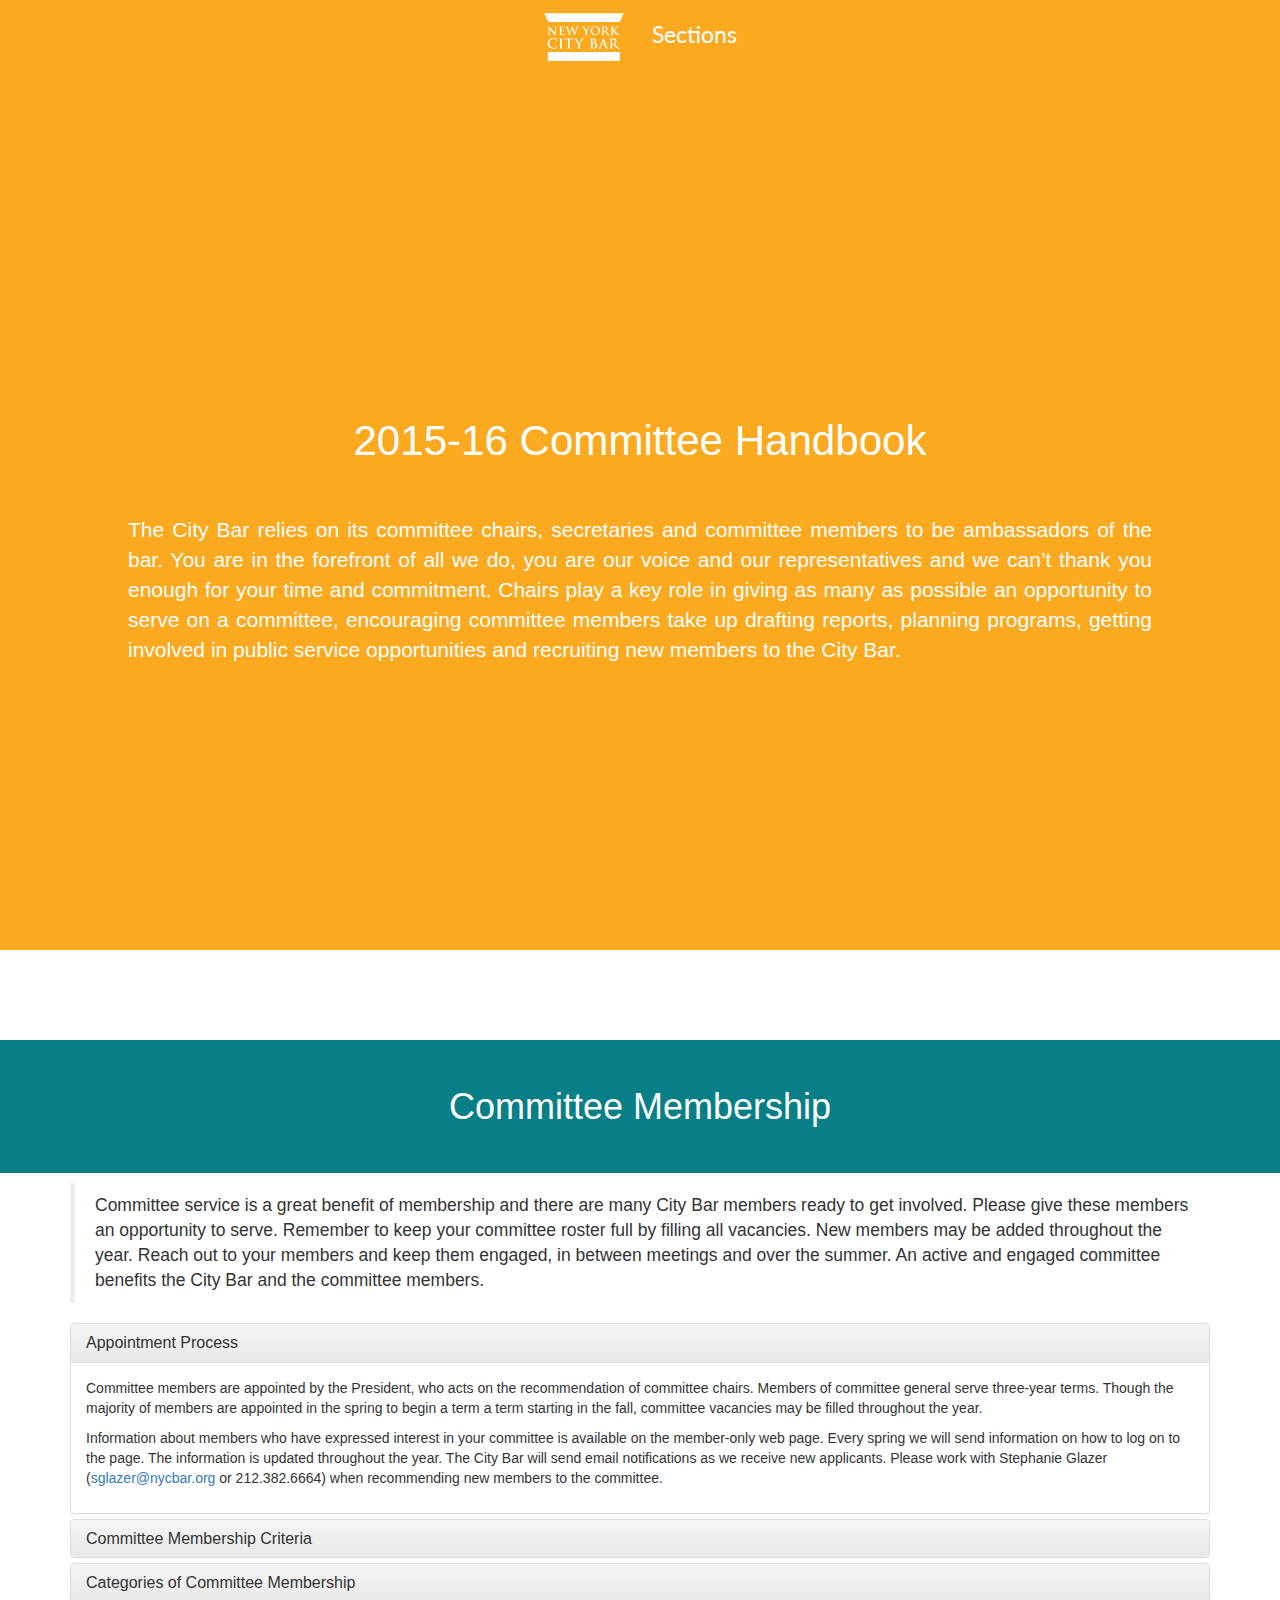
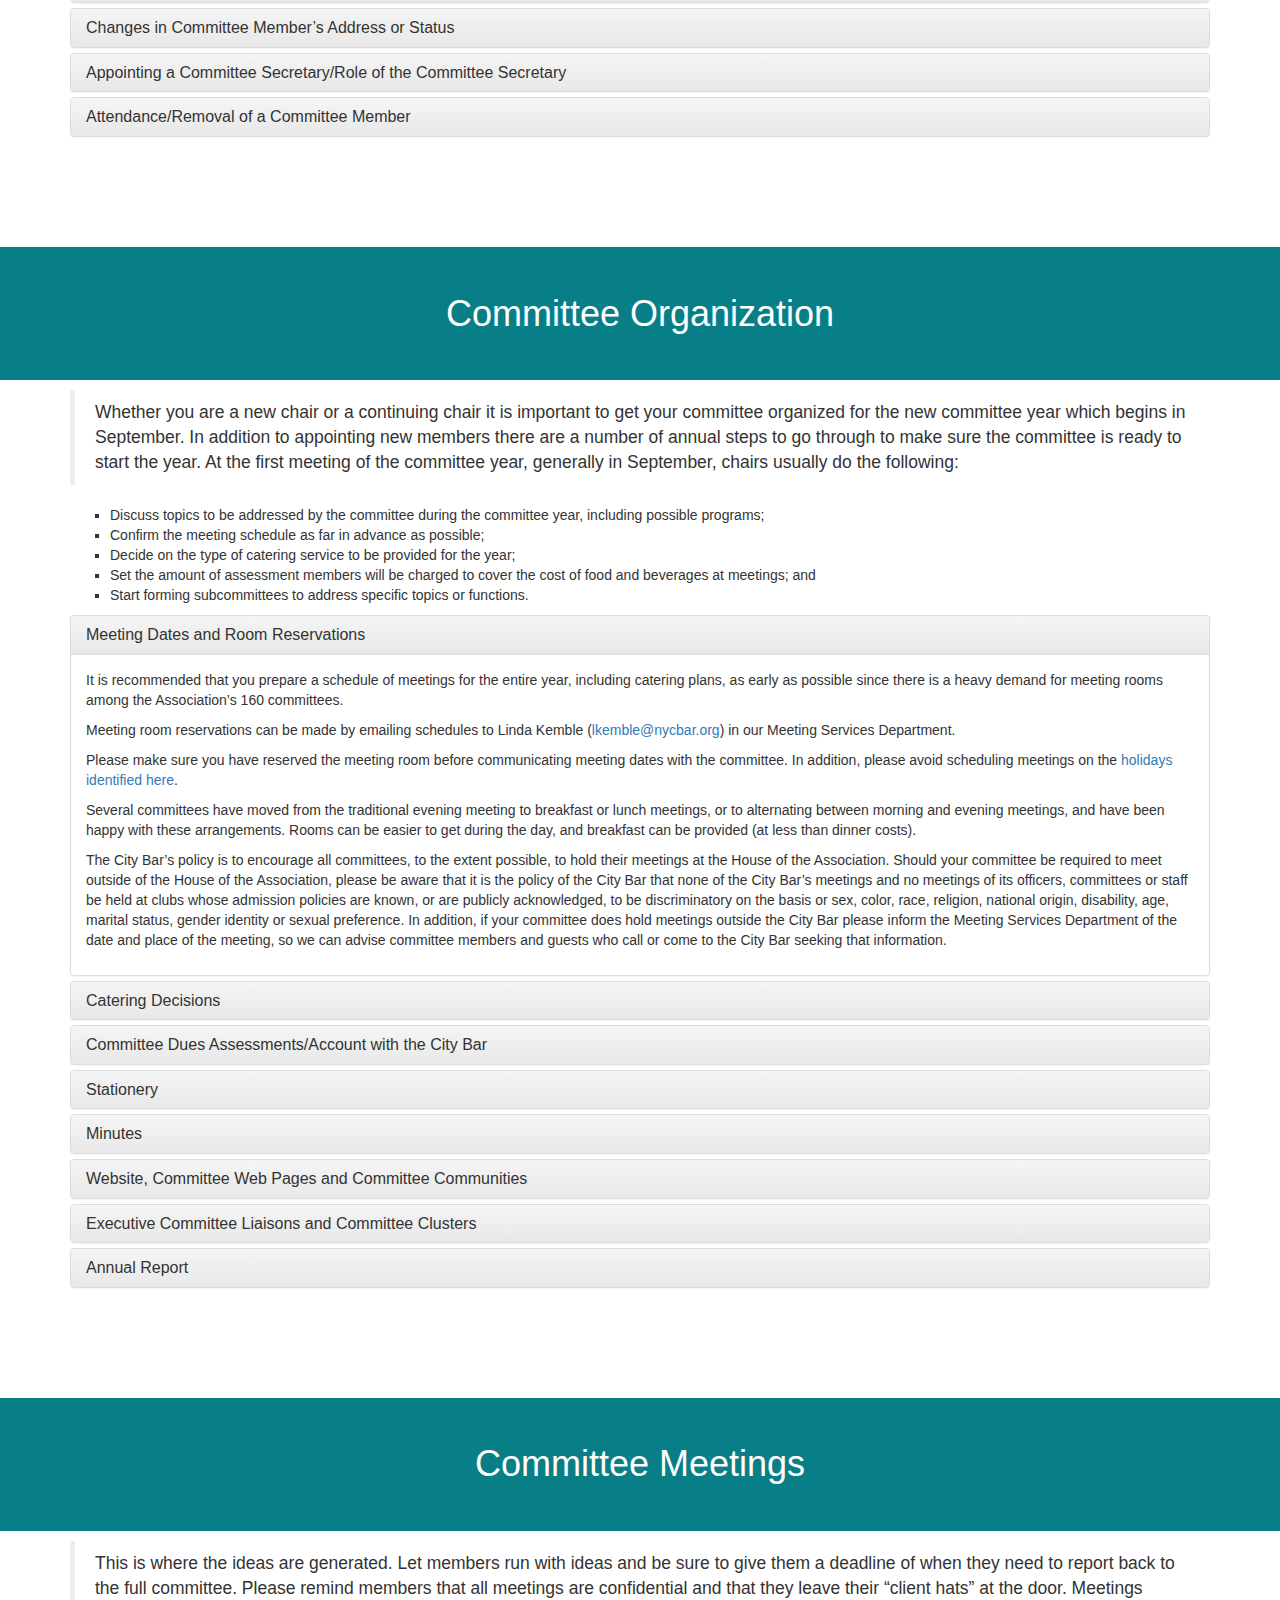
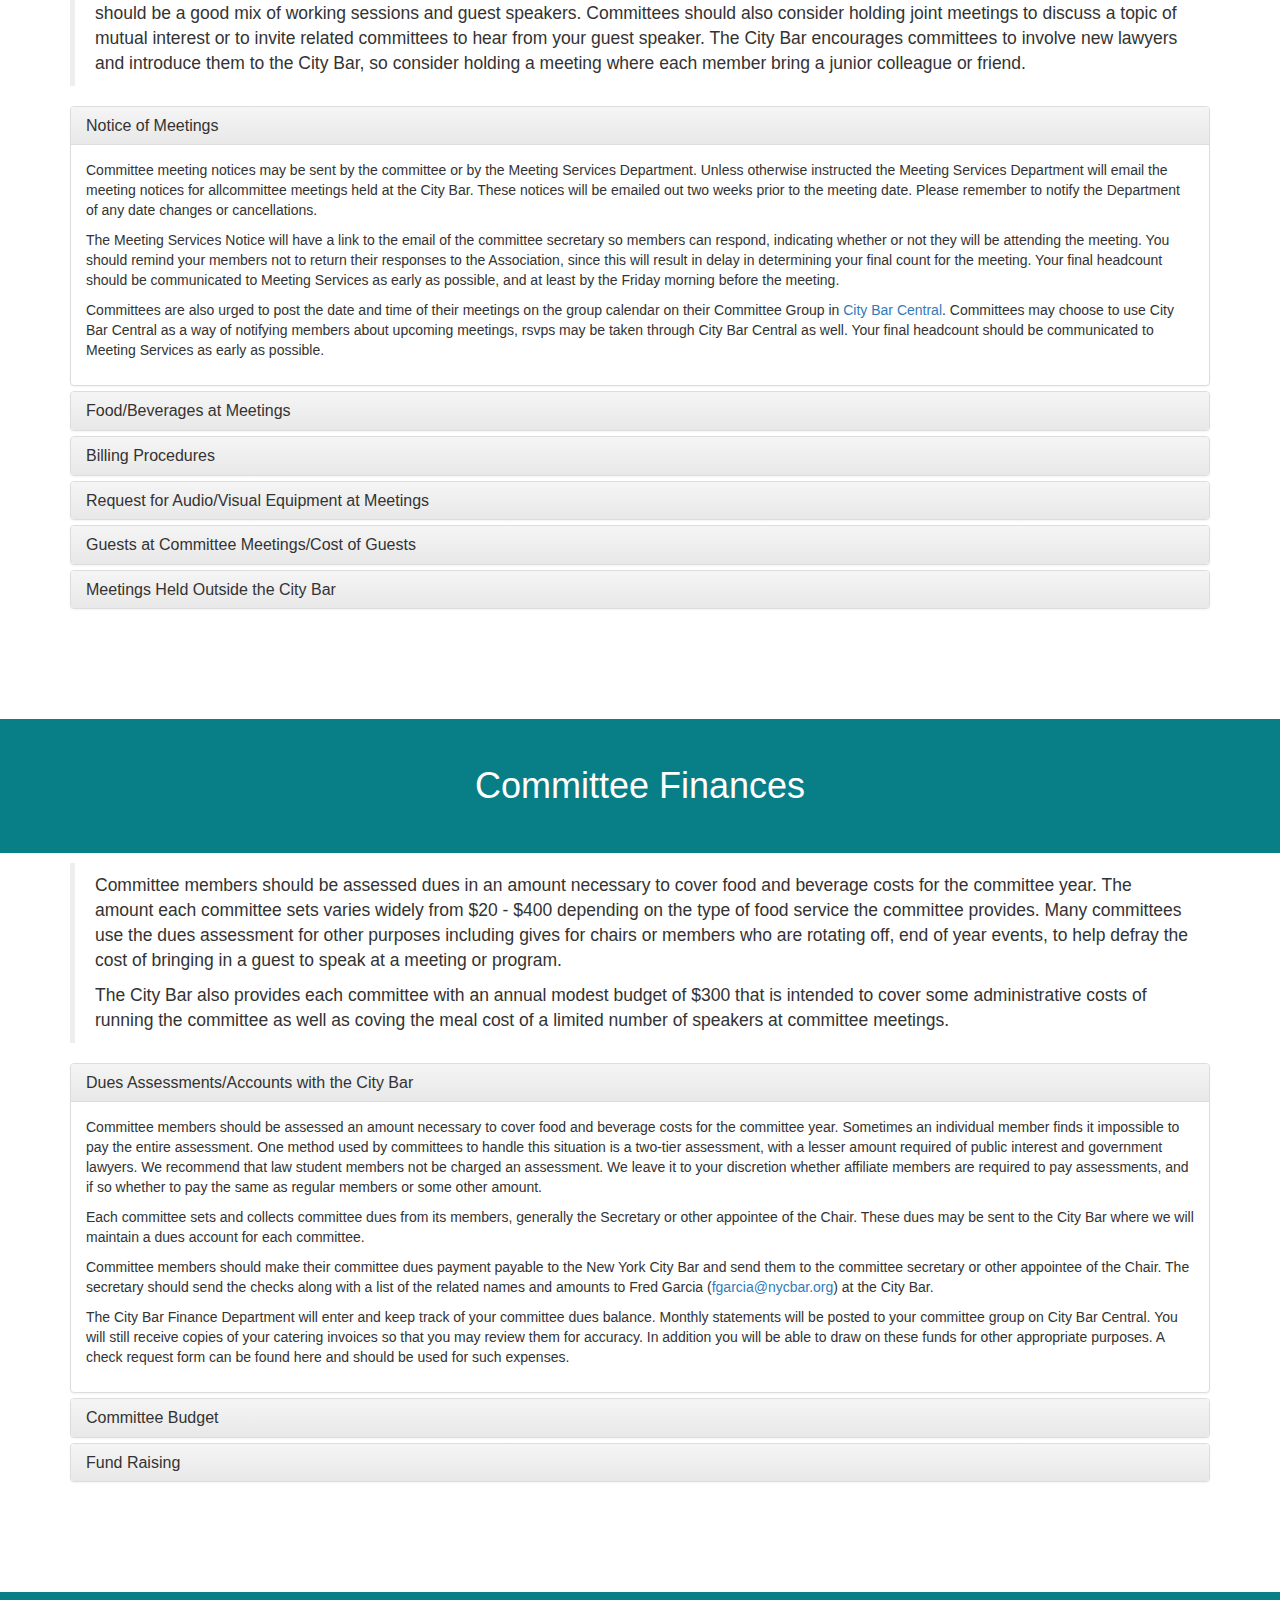
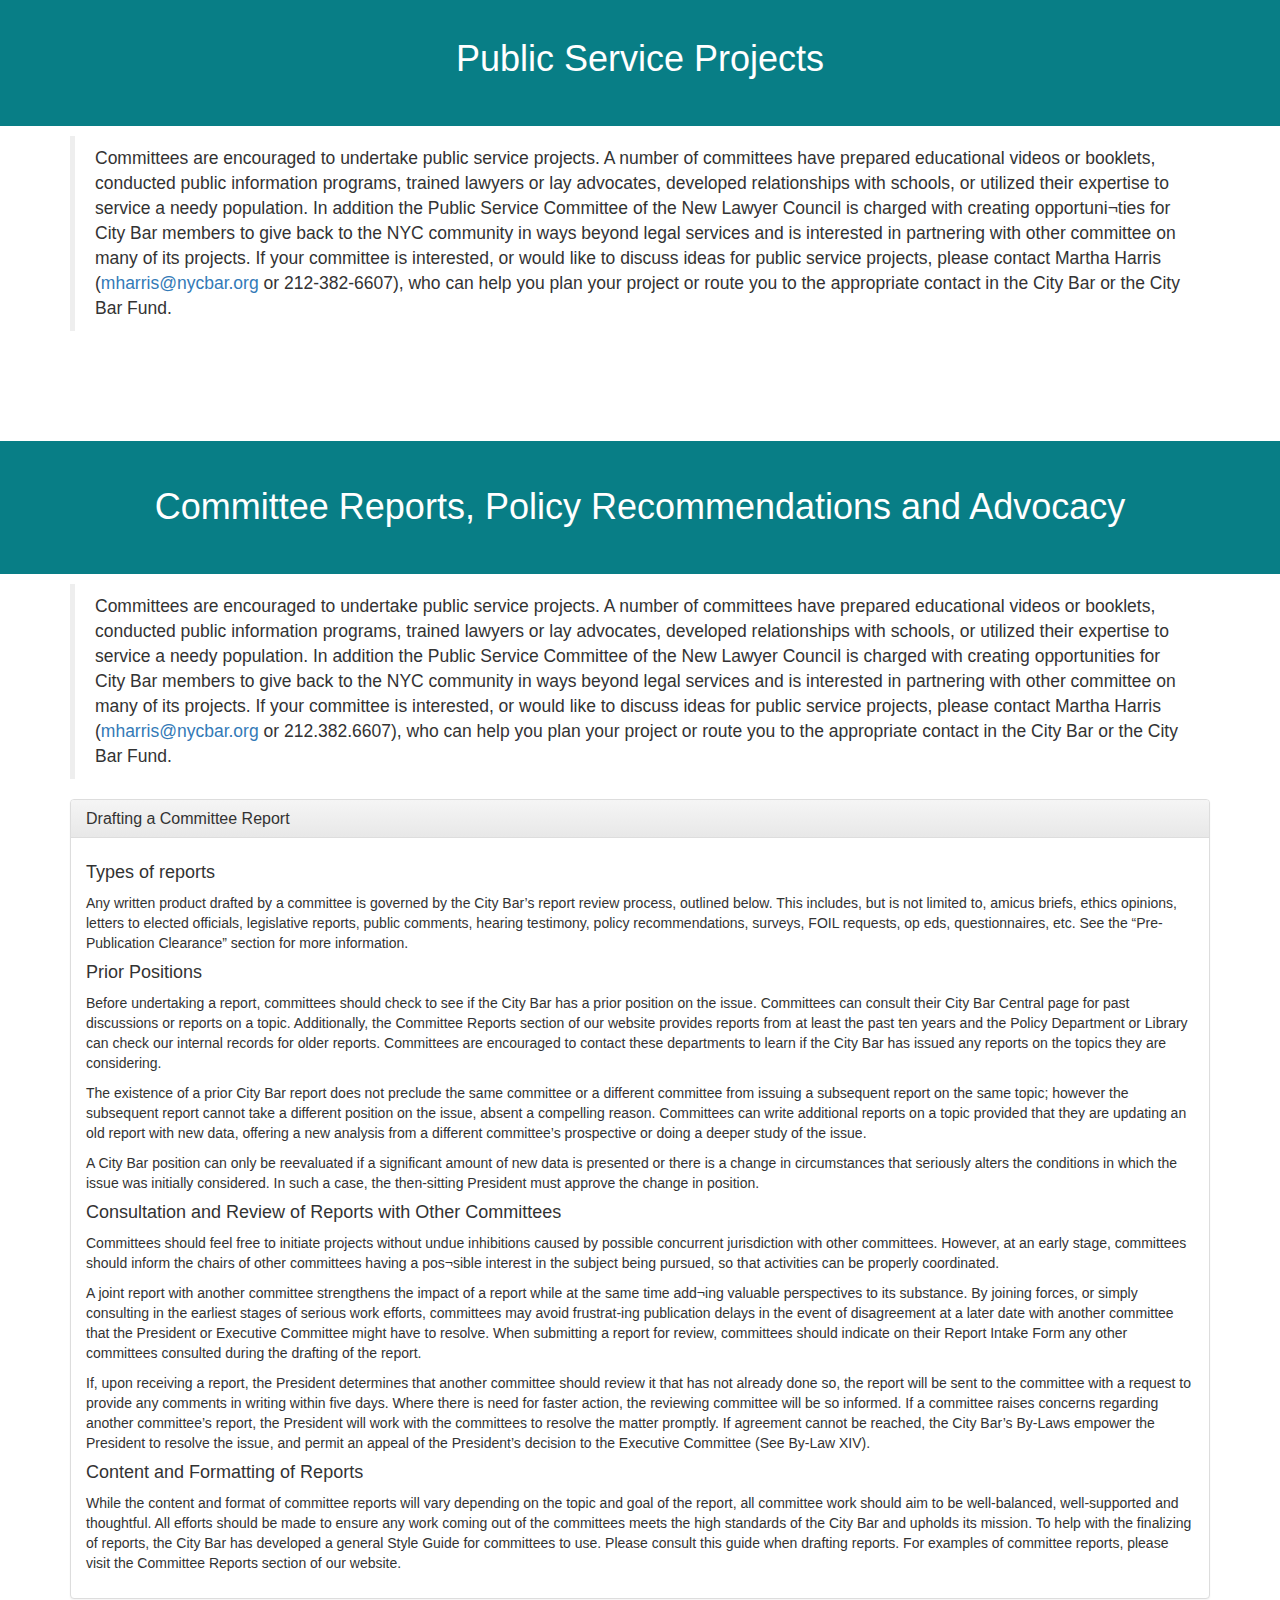
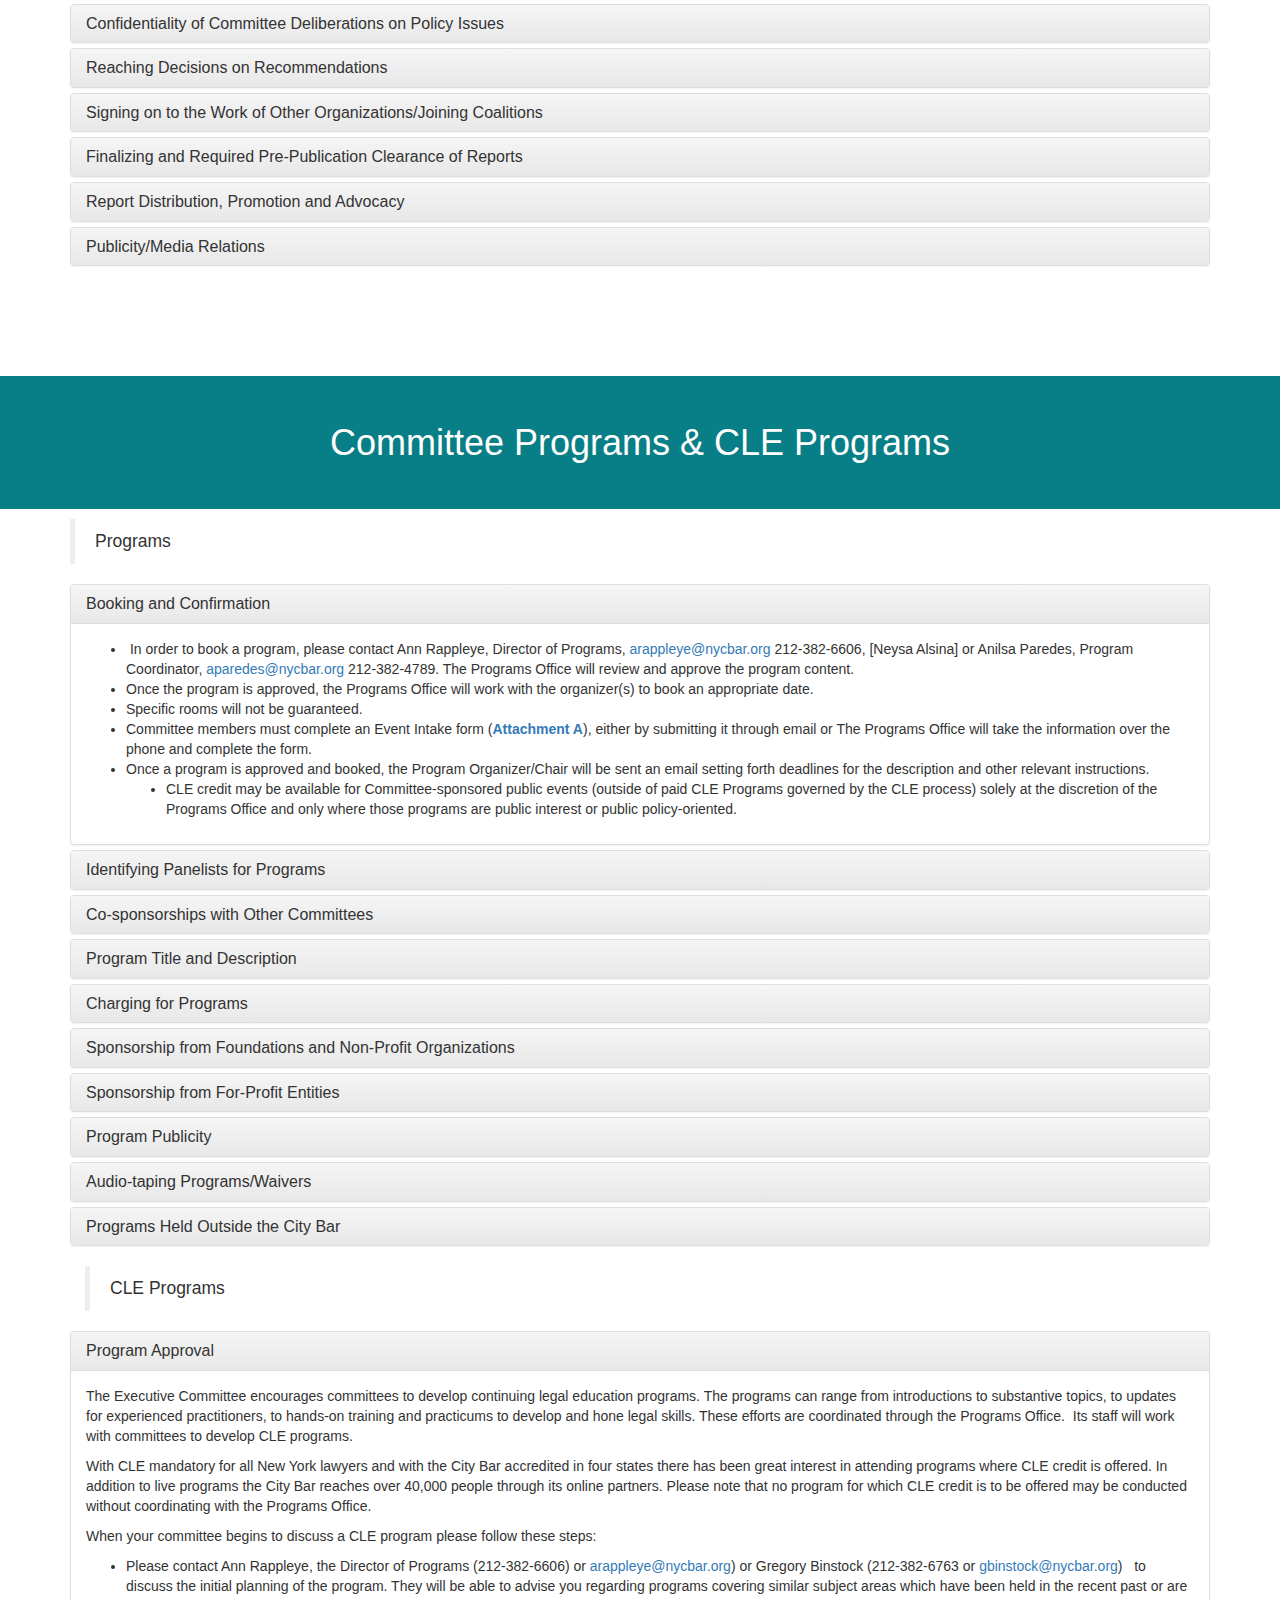
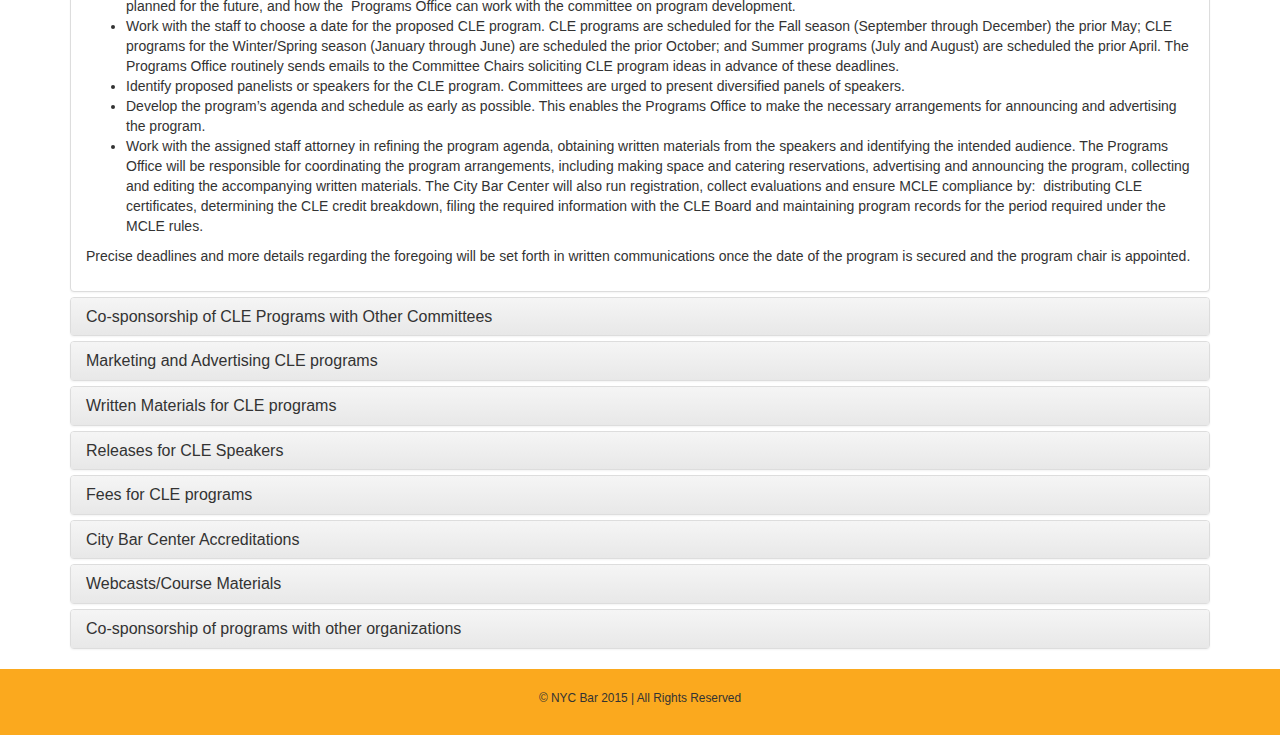
<file: index-1.html>
<!doctype html>
<!--[if lt IE 7]>      <html class="no-js lt-ie9 lt-ie8 lt-ie7" lang=""> <![endif]-->
<!--[if IE 7]>         <html class="no-js lt-ie9 lt-ie8" lang=""> <![endif]-->
<!--[if IE 8]>         <html class="no-js lt-ie9" lang=""> <![endif]-->
<!--[if gt IE 8]><!--> <html class="no-js" lang=""> <!--<![endif]-->
    <head>
        <meta charset="utf-8">
        <meta http-equiv="X-UA-Compatible" content="IE=edge,chrome=1">
        <title>2015-16 Committee Handbook | New York City Bar Association</title>
        <meta name="description" content="New York City Bar Association 2015-16 Committee Handbook">
        <meta name="viewport" content="width=device-width, initial-scale=1">
        <link rel="apple-touch-icon" href="apple-touch-icon.png">

        <link rel="stylesheet" href="css/bootstrap.min.css">
        <style>
            body {
                padding-top: 50px;
                padding-bottom: 20px;
            }
        </style>
        <link rel="stylesheet" href="css/bootstrap-theme.min.css">
        <link rel="stylesheet" href="css/main.css">
        <link href='http://fonts.googleapis.com/css?family=Lato:400,700' rel='stylesheet' type='text/css'>

        <script src="js/vendor/modernizr-2.8.3-respond-1.4.2.min.js"></script>
        <script src="js/smooth-scroll.js"></script>
    </head>
    <body>
        <!--[if lt IE 8]>
            <p class="browserupgrade">You are using an <strong>outdated</strong> browser. Please <a href="http://browsehappy.com/">upgrade your browser</a> to improve your experience.</p>
        <![endif]-->
        <nav class="category-nav" role="navigation" data-scroll-header>
        <div class="navbar navbar-fixed-top">
	        <!--<h1><a class="brand" href="#">Committee Handbook</a></h1> -->
          <div class="navbar-inner">
            <div class="container">
        
              <!-- .btn-navbar is used as the toggle for collapsed navbar content -->
              <a class="btn btn-navbar category-nav__toggle" data-toggle="collapse" data-target=".nav-collapse">
              Sections
              </a>
        
        
              <!-- Everything you want hidden at 940px or less, place within here -->
              <div id="section-list" class="nav-collapse collapse">
                    <!-- .nav, .navbar-search, .navbar-form, etc -->
                    
                <a href="#top" data-scroll="" data-toggle="collapse" data-target=".nav-collapse">Top</a>
                <a href="#membership" data-scroll="" data-toggle="collapse" data-target=".nav-collapse">Committee Membership</a>
                <a href="#organization" data-scroll="" data-toggle="collapse" data-target=".nav-collapse">Committee Organization</a>
                <a href="#meetings" data-scroll="" data-toggle="collapse" data-target=".nav-collapse">Committee Meetings</a>
                <a href="#finances" data-scroll="" data-toggle="collapse" data-target=".nav-collapse">Committee Finances</a>
                <a href="#projects" data-scroll="" data-toggle="collapse" data-target=".nav-collapse">Public Service Projects</a>
                <a href="#reports" data-scroll="" data-toggle="collapse" data-target=".nav-collapse">Committee Reports, Policy Recommendations and Advocacy</a>
                <a href="#programs" data-scroll="" data-toggle="collapse" data-target=".nav-collapse">Committee Programs &amp; CLE Programs</a>
              </div>
        
            </div>
          </div>
       </div>
       </nav>
</header>



<div class="site-content" id="js-content" role="main">
            <!-- Introduction -->
<section class="section section--extended" id="top">
    <div class="section__content section__content--centered type--knockout fadeInUp">
        <h1 class="type--emphasis type--lrg type--textured" style="color:#FFF; padding-bottom: 1em;">2015-16 Committee Handbook<!--<br /><a href="#">Download Entire Handbook</a> (PDF)--></h1>
        <p style="width:80%; text-align: justify; margin: 0 auto; font-size: 1.5em; color: #FFF;">The City Bar relies on its committee chairs, secretaries and committee members to be ambassadors of the bar. You are in the forefront of all we do, you are our voice and our representatives and we can&rsquo;t thank you enough for your time and commitment. Chairs play a key role in giving as many as possible an opportunity to serve on a committee, encouraging committee members take up drafting reports, planning programs, getting involved in public service opportunities and recruiting new members to the City Bar.</p>

     
    </div>
</section>
<!-- End Introduction -->            <!-- Staying Current Section -->
<section class="section" id="membership">

    <header class="header header--section">
        <h1 class="header__title">Committee Membership</h1>
    </header>

    <div class="section__intro">
        <div class="container container--lrg">
            <blockquote>
                <p>Committee service is a great benefit of membership and there are many City Bar members ready to get involved. Please give these members an opportunity to serve. Remember to keep your committee roster full by filling all vacancies. New members may be added throughout the year. Reach out to your members and keep them engaged, in between meetings and over the summer. An active and engaged committee benefits the City Bar and the committee members.</p>
                

            </blockquote>
        </div><!-- .container -->
    </div><!-- .section__intro -->


    <div class="container container--lrg">

        <div class="panel-group" id="accordion" role="tablist" aria-multiselectable="true">
  <div class="panel panel-default">
    <div class="panel-heading" role="tab" id="headingOne">
      <h4 class="panel-title">
        <a role="button" data-toggle="collapse" data-scroll data-parent="#accordion" href="#collapseOne" aria-expanded="true" aria-controls="collapseOne">
          Appointment Process
        </a>
      </h4>
    </div>
    <div id="collapseOne" class="panel-collapse collapse in" role="tabpanel" aria-labelledby="headingOne">
      <div class="panel-body">
        <p>Committee members are appointed by the President, who acts on the recommendation of committee chairs. Members of committee general serve three-year terms. Though the majority of members are appointed in the spring to begin a term a term starting in the fall, committee vacancies may be filled throughout the year.</p>
        <p>Information about members who have expressed interest in your committee is available on the member-only web page. Every spring we will send information on how to log on to the page. The information is updated throughout the year. The City Bar will send email notifications as we receive new applicants. Please work with Stephanie Glazer (<a href="mailto:sglazer@nycbar.org">sglazer@nycbar.org</a> or 212.382.6664) when recommending new members to the committee.</p>
      </div><!-- panel-body end-->
    </div><!-- panel-collapse end-->
  </div><!-- panel-default end-->
  <div class="panel panel-default">
    <div class="panel-heading" role="tab" id="headingTwo">
      <h4 class="panel-title">
        <a class="collapsed" role="button" data-toggle="collapse" data-scroll data-parent="#accordion" href="#collapseTwo" aria-expanded="false" aria-controls="collapseTwo">
          Committee Membership Criteria
        </a>
      </h4>
    </div>
    <div id="collapseTwo" class="panel-collapse collapse" role="tabpanel" aria-labelledby="headingTwo">
      <div class="panel-body">
        <p>Please keep the following in mind when making new member recommendations:</p>
        <ul>
          <li>The maximum number of voting members on standing committee is 39 (three classes of 13). There is no limit on special committees, but they generally should not exceed 39, with the exception for the Councils;</li>
          <li>In addition to the 39 voting members committee may have non-voting members including affiliates, law students and adjuncts (please see Section F (2) (a-c);</li>
          <li>A person who already is a member of one standing committee may not be appointed to another standing committee prior to the conclusion of his or her term;</li>
          <li>No more than one member of a firm, law department or institution may be appointed to the same committee (please see Section F (2) (a) for exceptions); and</li>
          <li>All resignations and filling of vacancies throughout the year should be reported to Stephanie</li>
        </ul>
        <p>Please note that the City Bar seeks diversity of perspectives within committees.</p>
        <p>If you are having difficulty filling committee vacancies, please contact Martha Harris (212.382.6607 or <a href="mailto:mharris@nycbar.org">mharris@nycbar.org</a>) or Stephanie Glazer (212.382.6664 or <a href="mailto:sglazer@nycbar.org">sglazer@nycbar.org</a> ) to brainstorm options.</p>
      </div><!-- panel-body end-->
    </div><!-- panel-collapse end-->
  </div><!-- panel-default end-->
  <div class="panel panel-default">
    <div class="panel-heading" role="tab" id="headingThree">
      <h4 class="panel-title">
        <a class="collapsed" role="button" data-toggle="collapse" data-scroll data-parent="#accordion" href="#collapseThree" aria-expanded="false" aria-controls="collapseThree">
          Categories of Committee Membership
        </a>
      </h4>
    </div>
    <div id="collapseThree" class="panel-collapse collapse" role="tabpanel" aria-labelledby="headingThree">
      <div class="panel-body">
        <p>Except when there is a particular reason for an individual to attend a given meeting, all persons who at-tend committee meetings should be regular voting members or fall within one of the categories below.</p>
        <h4> Affiliate Members</h4>
        <p>Affiliate members, like all committee members, must be members of the City Bar. Affiliate members are non-voting committee members and do not count toward the limit of 39 members. Affiliate members are appointed for one-year terms and may be reappointed at the request of the chair.</p>
        <p>Some of the situations when a chair might want to appoint someone as an Affiliate Member are listed below (this list is not meant to be inclusive and is not intended to imply that any of the people in these situations might not be appropriate regular members).</p>
        <ul>
          <li>Rotating off the committee but are working on a project that will extend into the next year;</li>
          <li>Employed at the same firm or law office as a regular committee member (please note committee cannot have more than two members from the same firm or law office, and only one can be a voting member);</li>
          <li>A junior member of the bar;</li>
          <li>A prominent member of the bar or government official who could not fully devote the time necessary for full committee participation; or</li>
          <li>A former member or chair who would like to continue to serve.</li>
        </ul>
        <p>Please contact Stephanie Glazer (<a href="mailto:sglazer@nycbar.org">sglazer@nycbar.org</a> or 212.382.6664) with any questions on who qualifies as an affiliate member.</p>
        <h4>Adjunct Members</h4>
        <p>Committee chairs may appoint non-lawyers to the committee as adjunct members. Adjunct members are non-voting members and do not count towards the limit of 39 members. Adjunct members are appointed for one-year terms and may be reappointed at the request of the chair.</p>
        <h4> Law Student Members</h4>
        <p>Chairs are urged to consider appointing a few law student members to the committee. Law student members are non-voting members and do not count against the committee’s limit of 39 members. Law student members are appointed for one-year terms and may be reappointed at the request of the chair.</p>
      </div><!-- panel-body end-->
    </div><!-- panel-collapse end-->
  </div><!-- panel-default end-->
  <div class="panel panel-default">
    <div class="panel-heading" role="tab" id="headingFour">
      <h4 class="panel-title">
        <a class="collapsed" role="button" data-toggle="collapse" data-scroll data-parent="#accordion" href="#collapseFour" aria-expanded="false" aria-controls="collapseFour">
          Changes in Committee Member’s Address or Status
        </a>
      </h4>
    </div>
    <div id="collapseFour" class="panel-collapse collapse" role="tabpanel" aria-labelledby="headingFour">
      <div class="panel-body">
        <p>Change of address, telephone and fax numbers and e-mail should be sent directly to the Membership Office (phone 212.382.6665, fax 212.382.6760 or e-mail <a href="mailto:membershipservices@nycbar.org">membershipservices@nycbar.org</a> ). All other changes in committee membership listings should be sent to the Committee Membership Manager, Stephanie Glazer, at <a href="mailto:sglazer@nycbar.org">sglazer@nycbar.org</a>.</p>
      </div><!-- panel-body end-->
    </div><!-- panel-collapse end-->
  </div><!-- panel-default end-->
  <div class="panel panel-default">
    <div class="panel-heading" role="tab" id="headingFive">
      <h4 class="panel-title">
        <a class="collapsed" role="button" data-toggle="collapse" data-scroll data-parent="#accordion" href="#collapseFive" aria-expanded="false" aria-controls="collapseFive">
          Appointing a Committee Secretary/Role of the Committee Secretary
        </a>
      </h4>
    </div>
    <div id="collapseFive" class="panel-collapse collapse" role="tabpanel" aria-labelledby="headingFive">
      <div class="panel-body">
        <p>Prior to the first meeting, the chair should appoint a member of the committee to act as secretary and notify Stephanie Glazer (212.382.6664 or <a href="mailto:sglazer@nycbar.org">sglazer@nycbar.org</a>) of the appointment. Alternatively the chair may appoint a committee secretary who is not on the committee, frequently from his or her own firm or organization; in this case the secretary would not be a voting member.</p>
        <p>The secretary generally is responsible for:</p>
        <ul>
            <li>Keeping a record of attendance and preparing minutes of the committee meetings;</li>
            <li>Making minutes available as promptly as possible to the committee members for approval by posting them the Committee’s City Bar Central Group or sending them around.</li>
            <li>Once approved minutes should be emailed to Margot Isaacs (<a href="mailto:misaacs@nycbar.org">misaacs@nycbar.org</a>) and posted on the Committee’s City Bar Central Group. Posting the final version of the monthly meeting minutes on City Bar Central will allow the committee to maintain a record of its discussions.;</li>
            <li>managing the Committee’s City Bar Central Group; and</li>
            <li>Assisting the chair in performing administrative and organizing tasks such as collecting committee assessments, and making meeting arrangements with Meeting Services.</li>
        </ul>
      </div><!-- panel-body end-->
    </div><!-- panel-collapse end-->
  </div><!-- panel-default end-->
  <div class="panel panel-default">
    <div class="panel-heading" role="tab" id="headingSix">
      <h4 class="panel-title">
        <a class="collapsed" role="button" data-toggle="collapse" data-scroll data-parent="#accordion" href="#collapseSix" aria-expanded="false" aria-controls="collapseSix">
          Attendance/Removal of a Committee Member
        </a>
      </h4>
    </div>
    <div id="collapseSix" class="panel-collapse collapse" role="tabpanel" aria-labelledby="headingSix">
      <div class="panel-body">
        <p>The committee member’s seat is his or her seat and not a firm seat, they may not send a substitute when they cannot attend. Attendance of members at committee meetings should be recorded and included with the minutes. Committee members should not send a representative or substitute to attend a committee meeting for them. This policy underscores that membership is an individual, not a firm, responsibility and preserves the confidentiality of committee proceedings. Please note that By-Law XII(i) authorizes removal of a member who has three unexcused absences in any committee year, to allow replacement by someone more able to actively participate in the committee’s work.</p>
      </div>
    </div>
  </div>
</div>

    </div><!-- .container -->
    <!-- End Resources/Tools -->



</section>
<!-- Staying Current Section -->            <!-- Grids Section -->
<section class="section" id="organization">

    <header class="header header--section">
        <h1 class="header__title">Committee Organization</h1>
    </header>

    <div class="section__intro">
        <div class="container container--lrg">
            <blockquote>
                <p>Whether you are a new chair or a continuing chair it is important to get your committee organized for the new committee year which begins in September. In addition to appointing new members there are a number of annual steps to go through to make sure the committee is ready to start the year. At the first meeting of the committee year, generally in September, chairs usually do the following:</p>

            </blockquote>

<ul style="list-style-type: square;"><li>Discuss topics to be addressed by the committee during the committee year, including possible programs;</li>
<li>Confirm the meeting schedule as far in advance as possible;</li>
<li>Decide on the type of catering service to be provided for the year;</li>
<li>Set the amount of assessment members will be charged to cover the cost of food and beverages at meetings; and</li>
<li>Start forming subcommittees to address specific topics or functions.</li></ul>
        </div><!-- .container -->
    </div><!-- .section__intro -->

    <div class="container container--lrg">

        <div class="panel-group" id="accordion1" role="tablist" aria-multiselectable="true">
  <div class="panel panel-default">
    <div class="panel-heading" role="tab" id="heading1One">
      <h4 class="panel-title">
        <a role="button" data-toggle="collapse" data-scroll data-parent="#accordion1" href="#collapse1One" aria-expanded="true" aria-controls="collapse1One">
          Meeting Dates and Room Reservations
        </a>
      </h4>
    </div> <!-- panel-heading end--> <!-- panel-body start-->
    <div id="collapse1One" class="panel-collapse collapse in" role="tabpanel" aria-labelledby="heading1One">
      <div class="panel-body">
        <p>It is recommended that you prepare a schedule of meetings for the entire year, including catering plans, as early as possible since there is a heavy demand for meeting rooms among the Association’s 160 committees.</p>
        <p>Meeting room reservations can be made by emailing schedules to Linda Kemble (<a href="mailto:lkemble@nycbar.org">lkemble@nycbar.org</a>) in our Meeting Services Department.</p>
        <p>Please make sure you have reserved the meeting room before communicating meeting dates with the committee. In addition, please avoid scheduling meetings on the <a href="docs/Holidays_1516.pdf" target="_blank" alt="holidays">holidays identified here</a>.</p>
        <p>Several committees have moved from the traditional evening meeting to breakfast or lunch meetings, or to alternating between morning and evening meetings, and have been happy with these arrangements. Rooms can be easier to get during the day, and breakfast can be provided (at less than dinner costs).</p>
        <p>The City Bar’s policy is to encourage all committees, to the extent possible, to hold their meetings at the House of the Association. Should your committee be required to meet outside of the House of the Association, please be aware that it is the policy of the City Bar that none of the City Bar’s meetings and no meetings of its officers, committees or staff be held at clubs whose admission policies are known, or are publicly acknowledged, to be discriminatory on the basis or sex, color, race, religion, national origin, disability, age, marital status, gender identity or sexual preference. In addition, if your committee does hold meetings outside the City Bar please inform the Meeting Services Department of the date and place of the meeting, so we can advise committee members and guests who call or come to the City Bar seeking that information.</p>
      </div><!-- panel-body end-->
    </div><!-- panel-collapse end-->
  </div><!-- panel-default end-->
  <div class="panel panel-default">
    <div class="panel-heading" role="tab" id="heading1Two">
      <h4 class="panel-title">
        <a class="collapsed" role="button" data-toggle="collapse" data-scroll data-parent="#accordion1" href="#collapse1Two" aria-expanded="false" aria-controls="collapse1Two">
          Catering Decisions
        </a>
      </h4>
    </div>
    <div id="collapse1Two" class="panel-collapse collapse" role="tabpanel" aria-labelledby="heading1Two">
      <div class="panel-body">
        <p>Committees have the option of providing breakfast, hot dinners, assorted cold salads, sandwiches, snacks, special request items, beverages or no food at meetings. A full menu of options can be found <a href="docs/catering_menu.pdf" alt="Catering Menu" target="_blank">here</a>. The cost of food and beverages is borne by the individual committee members as part of their committee assessment. If the catering options do not meet the committee’s needs please contact Nick Marricco, the Meeting Services Director, at 212.382.6637 or <a href="mailto:nmarricco@nycbar.org">nmarricco@nycbar.org</a>, to discuss other possibilities.</p>
      </div><!-- panel-body end-->
    </div><!-- panel-collapse end-->
  </div><!-- panel-default end-->
  <div class="panel panel-default">
    <div class="panel-heading" role="tab" id="heading1Three">
      <h4 class="panel-title">
        <a class="collapsed" role="button" data-toggle="collapse" data-scroll data-parent="#accordion1" href="#collapse1Three" aria-expanded="false" aria-controls="collapse1Three">
          Committee Dues Assessments/Account with the City Bar
        </a>
      </h4>
    </div>
    <div id="collapse1Three" class="panel-collapse collapse" role="tabpanel" aria-labelledby="heading1Three">
      <div class="panel-body">
        <p>Committee members should be assessed an amount necessary to cover food and beverage costs for the committee year. Sometimes an individual member finds it impossible to pay the entire assessment. One method used by committees to handle this situation is a two-tier assessment, with a lesser amount required of public interest and government lawyers. We recommend that law student members not be charged an assessment. We leave it to your discretion whether affiliate members are required to pay assessments, and if so whether to pay the same as regular members or some other amount.</p>
        <p>Each committee sets and collects committee dues from its members, generally the Secretary or other appointee of the Chair. These dues may be sent to the City Bar where we will maintain a dues account for each committee.</p>
        <p>Committee members should make their committee dues payment payable to the New York City Bar and send them to the committee secretary or other appointee of the Chair. The secretary should send the checks along with a list of the related names and amounts to Fred Garcia (<a href="mailto:fgarcia@nycbar.org">fgarcia@nycbar.org</a>) at the City Bar.</p>
        <p>The City Bar Finance Department will enter and keep track of your committee dues balance. Monthly statements will be posted to your committee group on City Bar Central. You will still receive copies of your catering invoices so that you may review them for accuracy. In addition you will be able to draw on these funds for other appropriate purposes. A <a href="https://www.nycbar.org/cgi-bin/CommDuesForm.pl" alt="check request form" target="_blank">check request form can be found here</a> and should be used for such expenses.</p>
      </div><!-- panel-body end-->
    </div><!-- panel-collapse end-->
  </div><!-- panel-default end-->
  <div class="panel panel-default">
    <div class="panel-heading" role="tab" id="heading1Four">
      <h4 class="panel-title">
        <a class="collapsed" role="button" data-toggle="collapse" data-scroll data-parent="#accordion1" href="#collapse1Four" aria-expanded="false" aria-controls="collapse1Four">
          Stationery
        </a>
      </h4>
    </div>
    <div id="collapse1Four" class="panel-collapse collapse" role="tabpanel" aria-labelledby="heading1Four">
      <div class="panel-body">
        <p>Please avoid using personal, firm or corporate stationery when communicating about committee business.</p>
        <p>The City Bar can provide a template of your stationery with the name of the committee and the names, addresses, telephone and fax  numbers and e-mail addresses of the chair and secretary. Your firm or organization name should not appear on the stationery unless absolutely necessary.</p>
        <p>To request a template please contact Margot Isaacs at <a href="mailto:misaacs@nycbar.org">misaacs@nycbar.org</a>. Please order your template through the City Bar to be sure it conforms to the City Bar’s format. We will send the  template via e-mail. Please note that the template is only available in Microsoft Word.</p>
      </div><!-- panel-body end-->
    </div><!-- panel-collapse end-->
  </div><!-- panel-default end-->
  <div class="panel panel-default">
    <div class="panel-heading" role="tab" id="heading1Five">
      <h4 class="panel-title">
        <a class="collapsed" role="button" data-toggle="collapse" data-scroll data-parent="#accordion1" href="#collapse1Five" aria-expanded="false" aria-controls="collapse1Five">
          Minutes
        </a>
      </h4>
    </div>
    <div id="collapse1Five" class="panel-collapse collapse" role="tabpanel" aria-labelledby="heading1Five">
      <div class="panel-body">
        <p>Each committee is required to keep minutes of its meetings. Attendance of members at committee meetings should be recorded and included with the minutes. This means listing those present, not present – excused and non present – unexcused. An excused absence is when the member lets you know they cannot attend and has a good reason. An unexcused absence is when the member does not reply to the meeting notice one way or the other.</p>
        <p>Since the proceedings of committees are confidential, please mark the minutes as “confidential.”</p>
        <p>Once final, please send minutes to Margot Isaacs, <a href="mailto:misaacs@nycbar.org">misaacs@nycbar.org</a>. We also urge committees to post the final version of the minutes in their Committee Group on <a href="#" alt="City Bar Central">City Bar Central</a>. By posting the minutes on City Bar Central, all committee members will have access and your <a href="docs/cluster-liaisons.pdf" alt="Executive Committee Liaison" target="_blank">Executive Committee Liaison</a> will get notice of the posting as well. In addition, to encourage joint efforts and to avoid duplicative ones, we strongly urge committees to share their minutes with the leadership of committees with similar jurisdictions.</p>
      </div><!-- panel-body end-->
    </div><!-- panel-collapse end-->
  </div><!-- panel-default end-->
  <div class="panel panel-default">
    <div class="panel-heading" role="tab" id="heading1Six">
      <h4 class="panel-title">
        <a class="collapsed" role="button" data-toggle="collapse" data-scroll data-parent="#accordion1" href="#collapse1Six" aria-expanded="false" aria-controls="collapse1Six">
          Website, Committee Web Pages and Committee Communities
        </a>
      </h4>
    </div>
    <div id="collapse1Six" class="panel-collapse collapse" role="tabpanel" aria-labelledby="heading1Six">
      <div class="panel-body">
        <h4>City Bar Website</h4>
        <p>The City Bar’s website contains the program and CLE calendars, reports, membership information and information for the public on particular legal topics. The website also contains the Membership and Committee Directory. The Directory allows members to retrieve current contact information for fellow committee chairs, committee members and all City Bar members. To access the Directory you will need to enter your login name and password. If you have forgotten your login name and/or password please click on the “Forget password” button or you may contact the Membership Office (212.382.6665 or <a href="mailto:membershipservices@nycbar.org">membershipservices@nycbar.org</a>).</p>
        <h4>Committee Web Pages</h4>
        <p>Each Committee is urged to setup and utilize its webpage on the City Bar website.</p>
        <p>The committee’s page is dedicated to the work of your committee and includes the name and brief description of the committee, the name, email address and photo of the chair, and information on your committee’s reports and upcoming committee programs and other matters of interest. In addition, this is a place for committees to post materials and articles that may be of interest to committee members as well as City Bar members generally. Please remember this is a pubic facing page and should not contain confidential committee materials.</p>
        <h4>Committee Communities - City Bar Central</h4>
        <p>Each committee has its own community on City Bar Central, a private online group. The City Bar Central platform allows committee members to view and post documents, collaborate on reports, deliberate on issues between meetings in discussion forums, access their committee roster, post and respond to meeting announcements, send private messages to fellow committee members and so much more.</p>
        <p>Please note only members of the committee have access to the committee’s community on City Bar Central so make sure your membership roster is up to date and that the City Bar knows who is going on and who is coming off the committee.</p>
        <p>For questions and help regarding City Bar Central please contact the City Bar Central Coordinator at <a href="mailto:coordinator-central@nycbar.org">coordinator-central@nycbar.org</a>.</p>
      </div><!-- panel-body end-->
    </div><!-- panel-collapse end-->
  </div><!-- panel-default end-->
  <div class="panel panel-default">
    <div class="panel-heading" role="tab" id="heading1Seven">
      <h4 class="panel-title">
        <a class="collapsed" role="button" data-toggle="collapse" data-scroll data-parent="#accordion1" href="#collapse1Seven" aria-expanded="false" aria-controls="collapse1Seven">
          Executive Committee Liaisons and Committee Clusters
        </a>
      </h4>
    </div>
    <div id="collapse1Seven" class="panel-collapse collapse" role="tabpanel" aria-labelledby="heading1Seven">
      <div class="panel-body">
        <p>City Bar committees that focus on a substantive area of law are grouped into various clusters (e.g., Criminal Law Cluster, Litigation Cluster, etc.). Clusters are groups of committees that have overlapping jurisdictions or are likely to focus on related topics. Each cluster is assigned an Executive Committee liaison. The liaison is able to provide assistance where appropriate and help coordinate the work of the committee with the interests and activities of the other committees.</p>
        <p>If an Executive Committee liaison has been assigned to your committee, the liaison’s name will appear on the committee membership roster so he or she will receive all committee meeting notices. In addition, liaisons should receive copies of committee minutes, draft reports and other relevant correspondence.</p>
        <p>Please note that liaisons are not members of the committee and do not vote on any action contemplated by the committee. Their names should not be listed on any committee report or product, or on committee attendance lists; they can be listed as a guest if they attend a given committee meeting.</p>
        <p>In the fall, the liaison brings the chairs of all the committees in the cluster together to meet one another and to encourage discussions and cooperation among the committees. In order to keep the lines of communication open, committees are encouraged to share minutes and other relevant information with the other committees in the cluster.</p>
        <p>Clusters are also expected to think about how they as a group or as individual committees can reach out to involve fellow City Bar members in their practice area, through receptions, networking breakfasts with a featured speaker or other such events.</p>
        <p>A list of which committees have been assigned an Executive Committee liaison as well as the contact information of the liaison can be found here.</p>
      </div><!-- panel-body end-->
    </div><!-- panel-collapse end-->
  </div><!-- panel-default end-->
  <div class="panel panel-default">
    <div class="panel-heading" role="tab" id="heading1Eight">
      <h4 class="panel-title">
        <a class="collapsed" role="button" data-toggle="collapse" data-scroll data-parent="#accordion1" href="#collapse1Eight" aria-expanded="false" aria-controls="collapse1Eight">
          Annual Report
        </a>
      </h4>
    </div>
    <div id="collapse1Eight" class="panel-collapse collapse" role="tabpanel" aria-labelledby="heading1Eight">
      <div class="panel-body">
        <p>By the date of the Chair’s annual meeting with the President (generally in the late spring) the Chair should submit to the President a brief annual report summarizing the activities and proceedings of the committee for the current committee year and your plans for the next year. If you are an outgoing chair, the incoming chair should prepare the position regarding next year’s plans. Feel free to include suggestions regarding the powers, duties and activities of the committee.</p>
      </div><!-- panel-body end-->
    </div><!-- panel-collapse end-->
  </div><!-- panel-default end-->
</div><!-- panel-group end-->

    </div><!-- .container -->
    <!-- End Resources/Tools -->

</section>
<!-- Grids Section            <!-- Styleguides Section -->
<section class="section" id="meetings">

    <header class="header header--section">
        <h1 class="header__title">Committee Meetings</h1>
    </header>

    <div class="section__intro">
        <div class="container container--lrg">
            <blockquote>
                <p>This is where the ideas are generated. Let members run with ideas and be sure to give them a deadline of when they need to report back to the full committee. Please remind members that all meetings are confidential and that they leave their “client hats” at the door. Meetings should be a good mix of working sessions and guest speakers. Committees should also consider holding joint meetings to discuss a topic of mutual interest or to invite related committees to hear from your guest speaker. The City Bar encourages committees to involve new lawyers and introduce them to the City Bar, so consider holding a meeting where each member bring a junior colleague or friend.</p>
             
            </blockquote>
        </div><!-- .container -->
    </div><!-- .section__intro -->



    <div class="container container--lrg">

<div class="panel-group" id="accordion2" role="tablist" aria-multiselectable="true">
  <div class="panel panel-default">
    <div class="panel-heading" role="tab" id="heading2One">
      <h4 class="panel-title">
        <a role="button" data-toggle="collapse" data-scroll data-parent="#accordion2" href="#collapse2One" aria-expanded="true" aria-controls="collapse2One">
          Notice of Meetings
        </a>
      </h4>
    </div> <!-- panel-heading end--> <!-- panel-body start-->
    <div id="collapse2One" class="panel-collapse collapse in" role="tabpanel" aria-labelledby="heading2One">
      <div class="panel-body">
        <p>Committee meeting notices may be sent by the committee or by the Meeting Services Department. Unless otherwise instructed the Meeting Services Department will email the meeting notices for allcommittee meetings held at the City Bar. These notices will be emailed out two weeks prior to the meeting date. Please remember to notify the Department of any date changes or cancellations.</p>
        <p> The Meeting Services Notice will have a link to the email of the committee secretary so members can respond, indicating whether or not they will be attending the meeting. You should remind your members not to return their responses to the Association, since this will result in delay in determining your final count for the meeting. Your final headcount should be communicated to Meeting Services as early as possible, and at least by the Friday morning before the meeting.</p>
        <p> Committees are also urged to post the date and time of their meetings on the group calendar on their Committee Group in <a href="#" alt="City Bar Central">City Bar Central</a>. Committees may choose to use City Bar Central as a way of notifying members about upcoming meetings, rsvps may be taken through City Bar Central as well. Your final headcount should be communicated to Meeting Services as early as possible.</p>
      </div><!-- panel-body end-->
    </div><!-- panel-collapse end-->
  </div><!-- panel-default end-->
  <div class="panel panel-default">
    <div class="panel-heading" role="tab" id="heading2Two">
      <h4 class="panel-title">
        <a class="collapsed" role="button" data-toggle="collapse" data-scroll data-parent="#accordion2" href="#collapse2Two" aria-expanded="false" aria-controls="collapse2Two">
          Food/Beverages at Meetings
        </a>
      </h4>
    </div>
    <div id="collapse2Two" class="panel-collapse collapse" role="tabpanel" aria-labelledby="heading2Two">
      <div class="panel-body">
        <p>If your committee chooses to have food and/or beverages at meetings, you will have a choice of types of services: beverages alone to breakfast, lunch, sandwiches or hot dinner. For a <a href="docs/Full_Menu_Selections_and_Prices.pdf" alt="catering" target="_blank">full list of options and prices click here</a>. If the catering options do not meet the committee’s needs please contact Nick Marricco, the Meeting Services Director, at 212.382.6637 or <a href="mailto:nmarricco@nycbar.org">nmarricco@nycbar.org</a>, to discuss other possibilities.</p>
        <p> If, for any reason, you decide to cancel or change the type of service to be provided you must notify the Meeting Services Department at least three days before the meeting.</p>
        <p> Please inform the Department of the number of persons to be served at your meeting by 11:00 a.m. on Friday of the week prior to the meeting. As Meeting Services must order food and arrange for its staffing in advance, it cannot reduce the charges to the Committee if fewer members attend or you reduce your attendance count after 11:00 a.m. on Friday of the week prior to the meeting. Therefore it is usually desirable to underestimate your meal count slightly unless you have a definite commitment from each committee member.</p>
        <p> Alcoholic beverages are available on a per-drink cost basis. Committees (and others using Association facilities) are prohibited from bringing alcoholic beverages onto the premises of the City Bar.</p>
      </div><!-- panel-body end-->
    </div><!-- panel-collapse end-->
  </div><!-- panel-default end-->
  <div class="panel panel-default">
    <div class="panel-heading" role="tab" id="heading2Three">
      <h4 class="panel-title">
        <a class="collapsed" role="button" data-toggle="collapse" data-scroll data-parent="#accordion2" href="#collapse2Three" aria-expanded="false" aria-controls="collapse2Three">
          Billing Procedures
        </a>
      </h4>
    </div>
    <div id="collapse2Three" class="panel-collapse collapse" role="tabpanel" aria-labelledby="heading2Three">
      <div class="panel-body">
        <p>If food or beverages are served at the committee meeting, the chair or a designee (usually the committee secretary) will receive a bill from the City Bar approximately one week after your meeting. Please submit your payment no later than 10 days after receiving the bill. Any questions regarding your bill should be directed to the Meeting Services Department.</p>
        <p> Please note that the Executive Committee has passed a resolution which reads:</p>
        <blockquote>“A committee which is in arrears in settling catering expenses for two meetings, or whose indebtedness is ninety days overdue from the date of billing, may not book another meeting involving food or beverages until the indebtedness is discharged. Compliance with this resolution is essential and your cooperation will be appreciated. In addition, before any final food or beverage service can be provided at the June committee meeting, all prior outstanding catering bills should be satisfied.”</blockquote>
        <p>If your committee keeps its <a alt="Committee Dues Account" class="collapsed" role="button" data-toggle="collapse" data-scroll data-parent="#accordion1" href="#collapse1Three" aria-expanded="false" aria-controls="collapse1Three">Committee Dues Account</a> with the City Bar you will receive copies of your catering invoices so that you may review them for accuracy. After ten days the amount due will automatically be deducted from your Committee Dues Account.</p>
      </div><!-- panel-body end-->
    </div><!-- panel-collapse end-->
  </div><!-- panel-default end-->
  <div class="panel panel-default">
    <div class="panel-heading" role="tab" id="heading2Five">
      <h4 class="panel-title">
        <a class="collapsed" role="button" data-toggle="collapse" data-scroll data-parent="#accordion2" href="#collapse2Five" aria-expanded="false" aria-controls="collapse2Five">
          Request for Audio/Visual Equipment at Meetings
        </a>
      </h4>
    </div>
    <div id="collapse2Five" class="panel-collapse collapse" role="tabpanel" aria-labelledby="heading2Five">
      <div class="panel-body">
        <p>The Meeting Services Department can provide audio/visual equipment for use by committees. Reservations will be on a first-come/first-served basis. Please contact Meeting Services (<a href="mailto:lkemble@nycbar.org">lkemble@nycbar.org</a> or 212.382.6653) at least three days prior to your meeting to make appropriate arrangements. Listed below is a current inventory of available equipment:</p>
        <ul><li>60” x 90” screen</li>
        <li>96” x 96” screen</li>
        <li>Conference phone</li>
        <li>VCR &amp; 21 inch monitor</li>
        <li>Laptop</li>
        <li>DVD and Blu-Ray player</li>
        <li>Audio taping</li>
        <li>Slide projector(s)</li>
        <li>Data projector</li>
        <li>Corporate easels with pads</li>
        <li>Document camera</li>
        <li>Overhead projector(s)</li></ul>
      </div><!-- panel-body end-->
    </div><!-- panel-collapse end-->
  </div><!-- panel-default end-->
  <div class="panel panel-default">
    <div class="panel-heading" role="tab" id="heading2Six">
      <h4 class="panel-title">
        <a class="collapsed" role="button" data-toggle="collapse" data-scroll data-parent="#accordion2" href="#collapse2Six" aria-expanded="false" aria-controls="collapse2Six">
          Guests at Committee Meetings/Cost of Guests
        </a>
      </h4>
    </div>
    <div id="collapse2Six" class="panel-collapse collapse" role="tabpanel" aria-labelledby="heading2Six">
      <div class="panel-body">
        <p>Meals of guest speakers may be paid either from your members’ due assessment or by the City Bar if there are funds available in that budget. When the committee has hosted a guest speaker whose dinner is to be charged against the committee budget, please email that information to Linda Kemble in our Meeting Services Department (<a href="mailto:lkemble@nycbar.org">lkemble@nycbar.org</a> ) the day following the meeting. Dinners of Executive Committee liaisons and City Bar staff will be charged to the appropriate City Bar budget line if/when the committee emails that information to Meeting Services.</p>
        <p>New York law strictly bans gifts to New York State government officials and officials of New York mu-nicipalities with populations of 50,000 or more, with limited exceptions. Providing a meal, or paying meal expenses of State officials, is banned, with the following relevant exceptions:</p>
        <p>Complimentary attendance, food and beverage offered by the sponsor of a widely attended event. The term “widely attended event” shall mean an event: (A) which at least twenty-five individuals other than members, officer, or employees from the governmental entity in which the public official serves attended or were in good faith invited to attend, and (B) which is related to the attendee’s duties or responsibilities or which allows the public official to perform a ceremonial function appropriate to his or her position. For the purposes of this exclusion, a public official’s duties or responsibilities shall include but not be limited to either (1) attending an event or a meeting at which a speaker or attendee addresses an issue of public interest or concern as a significant activity at such an event or meeting; or (2) for elected public officials, or their staff attending with or on behalf of such elected officials, attending an event or a meeting at which more than one-half of the attendees, or persons invited in good faith to attend, are residents of the county, district or jurisdiction from which the elected public official was elected.</p>
        <p> Meals or refreshments when participating in a professional or educational program and the meals or refreshments are provided to all participants.</p>
        <p> Food or beverage valued at $15 or less.</p>
        <p> Please do not offer or agree to any reimbursement of expenses of New York State or local government officials. This rule does not apply to Federal officials. If you have any questions about this law, please contact ___________________ before inviting a state or local official to any event.</p>

      </div><!-- panel-body end-->
    </div><!-- panel-collapse end-->
  </div><!-- panel-default end-->
  <div class="panel panel-default">
    <div class="panel-heading" role="tab" id="heading2Seven">
      <h4 class="panel-title">
        <a class="collapsed" role="button" data-toggle="collapse" data-scroll data-parent="#accordion2" href="#collapse2Seven" aria-expanded="false" aria-controls="collapse2Seven">
          Meetings Held Outside the City Bar
        </a>
      </h4>
    </div>
    <div id="collapse2Seven" class="panel-collapse collapse" role="tabpanel" aria-labelledby="heading2Seven">
      <div class="panel-body">
        <p>Should your committee be required to meet outside of the House of the Association, please be aware that it is the policy of the City Bar that none of the City Bar’s meetings and no meetings of its officers, committees or staff be held at clubs whose admission policies are known, or are publicly acknowledged, to be discriminatory on the basis or sex, color, race, religion, national origin, disability, age, marital status, gender identity or sexual preference. In addition, please inform the Meeting Services Department of the date and place of any outside meetings, so we can advise committee members and guests who call or come to the City Bar seeking that information.</p>
      </div><!-- panel-body end-->
    </div><!-- panel-collapse end-->
  </div><!-- panel-default end-->
</div><!-- panel-group end-->
    </div><!-- .container -->

     <!-- End Tips -->


</section>
<!-- Styleguides Section -->            <!-- Committee Finances Section -->
<section class="section" id="finances">

    <header class="header header--section">
        <h1 class="header__title">Committee Finances</h1>
    </header>

    <div class="section__intro">
        <div class="container container--lrg">
            <blockquote>
                <p>Committee members should be assessed dues in an amount necessary to cover food and beverage costs for the committee year. The amount each committee sets varies widely from $20 - $400 depending on the type of food service the committee provides. Many committees use the dues assessment for other purposes including gives for chairs or members who are rotating off, end of year events, to help defray the cost of bringing in a guest to speak at a meeting or program.</p>
                <p>The City Bar also provides each committee with an annual modest budget of $300 that is intended to cover some administrative costs of running the committee as well as coving the meal cost of a limited number of speakers at committee meetings.</p>
            </blockquote>
        </div><!-- .container -->
    </div><!-- .section__intro -->
<div class="container container--lrg">

        <div class="panel-group" id="accordion3" role="tablist" aria-multiselectable="true">
  <div class="panel panel-default">
    <div class="panel-heading" role="tab" id="heading3One">
      <h4 class="panel-title">
        <a role="button" data-toggle="collapse" data-scroll data-parent="#accordion3" href="#collapse3One" aria-expanded="true" aria-controls="collapse3One">
          Dues Assessments/Accounts with the City Bar
        </a>
      </h4>
    </div> <!-- panel-heading end--> <!-- panel-body start-->
    <div id="collapse3One" class="panel-collapse collapse in" role="tabpanel" aria-labelledby="heading3One">
      <div class="panel-body">
        <p>Committee members should be assessed an amount necessary to cover food and beverage costs for the committee year. Sometimes an individual member finds it impossible to pay the entire assessment. One method used by committees to handle this situation is a two-tier assessment, with a lesser amount required of public interest and government lawyers. We recommend that law student members not be charged an assessment. We leave it to your discretion whether affiliate members are required to pay assessments, and if so whether to pay the same as regular members or some other amount.</p>
        <p> Each committee sets and collects committee dues from its members, generally the Secretary or other appointee of the Chair. These dues may be sent to the City Bar where we will maintain a dues account for each committee.</p>
        <p>Committee members should make their committee dues payment payable to the New York City Bar and send them to the committee secretary or other appointee of the Chair. The secretary should send the checks along with a list of the related names and amounts to Fred Garcia (<a href="mailto:fgarcia@nycbar.org">fgarcia@nycbar.org</a>) at the City Bar.</p>
        <p> The City Bar Finance Department will enter and keep track of your committee dues balance. Monthly statements will be posted to your committee group on City Bar Central. You will still receive copies of your catering invoices so that you may review them for accuracy. In addition you will be able to draw on these funds for other appropriate purposes. A check request form can be found here and should be used for such expenses.</p>
      </div><!-- panel-body end-->
    </div><!-- panel-collapse end-->
  </div><!-- panel-default end-->
  <div class="panel panel-default">
    <div class="panel-heading" role="tab" id="heading3Two">
      <h4 class="panel-title">
        <a class="collapsed" role="button" data-toggle="collapse" data-scroll data-parent="#accordion3" href="#collapse3Two" aria-expanded="false" aria-controls="collapse3Two">
          Committee Budget
        </a>
      </h4>
    </div>
    <div id="collapse3Two" class="panel-collapse collapse" role="tabpanel" aria-labelledby="heading3Two">
      <div class="panel-body">
        <p>Each committee is allocated an annual modest budget of $300 that is intended to cover expenses such as the meal cost of a limited number of speakers at committee meetings, copying services and postage. Please note that committee budget constraints make it difficult to fully cover travel and lodging expenses of guests at committee meetings. Expenses for the printing and publicizing of reports are not ordinarily charged against the committee budget.</p>
        <p>The committee budget year runs from September 1 to August 31. Funds may not roll over to the following year.</p>
        <p>The budget for your committee may not be used to pay for catering expenses of committee members. Also please note: single expenditures in excess of $200 must have the prior authorization of the Executive Director. In addition, By-Law XII(n) of the City Bar prohibits incurring any indebtedness or pecuniary obligation except to the extent previously authorized. Therefore you may not spend over your budgeted amount without prior authorization of the Executive Director.</p>
        <p> Information on committee budgets and how to obtain reimbursement is available from Martha Harris (<a href="mailto:mharris@nycbar.org">mharris@nycbar.org</a> or 212.382.6607).</p>
      </div><!-- panel-body end-->
    </div><!-- panel-collapse end-->
  </div><!-- panel-default end-->
  <div class="panel panel-default">
    <div class="panel-heading" role="tab" id="heading3Three">
      <h4 class="panel-title">
        <a class="collapsed" role="button" data-toggle="collapse" data-scroll data-parent="#accordion3" href="#collapse3Three" aria-expanded="false" aria-controls="collapse3Three">
          Fund Raising
        </a>
      </h4>
    </div>
    <div id="collapse3Three" class="panel-collapse collapse" role="tabpanel" aria-labelledby="heading3Three">
      <div class="panel-body">
        <p>Committees of the City Bar have increasingly sought funding for their programs and projects from outside organizations and foundations. We have the capacity to assist you in your efforts to raise funds for specific projects through the Association of the Bar of the City of New York Fund, Inc. (City Bar Fund), which is a 501(c)(3) corporation organized in 1946 to support Association projects. The City Bar Fund is not a private foundation and is eligible to receive tax-exempt contributions from individuals, foundations and cor¬porations. All funding efforts should go through the City Bar Fund and should be discussed with Bret Parker before any outside funders are contacted.</p>
        <p>For those of you not familiar with the City Bar Fund, its mission is to “facilitate and improve the administration of justice.” The largest public service program of the Fund is the <a href="http://www2.nycbar.org/citybarjusticecenter/" alt="CBJC" target="_blank">City Bar Justice Center</a>. By harnessing resources from the legal profession, the City Bar Justice Center annually provides direct legal representation, information, and advocacy to 25,000 indigent and low-income New Yorkers from all five boroughs. Clients include cancer patients and survivors, immigrant women and children, people seeking asylum, the elderly, the homeless and people facing eviction or bankruptcy, victims of domestic violence, small businesses, veterans facing foreclosure, and those in need who cannot otherwise access legal resources. The Justice Center also runs the Neighborhood Entrepreneur Law Project (NELP), which provides low to mid-income micro-entrepreneurs with the legal services necessary to get their business started off on as sound a footing as possible.</p>
        <p>The City Bar Justice Center recruits, trains and mentors volunteer attorneys to provide advice and representation. It operates a telephone hotline which provides referrals and brief advice and serves as intake to the various City Bar Justice Center projects. [In addition, the City Bar Justice Center operates the Public Service Network, which matches volunteer attorneys with nonprofit organizations in need of legal and non-legal support. ]Does this still exist? I think no?</p>
        <p>In addition to the Justice Center, the City Bar Fund also comprises the <a href="http://www.vancecenter.org/" alt="Vance Center"  target="_blank">Vance Center for International Justice</a> which provides pro bono legal advice to international social justice NGOs and human rights agencies, in partnership with major law firms worldwide. The Vance Center advises clients with missions and projects in four areas: human rights and access to justice; free speech, press, and information; environmental sustainability; and health and development. In addition, our Program on Strengthening the Legal Profession builds the capacity of law firms, bar associations, law schools, and pro bono clearinghouses, regarding pro bono service, ethics, and diversity.</p>
        <p> The City Bar Fund also includes the <a href="http://www.nycbar.org/lawyer-assistance-program/overview" alt="LAP"  target="_blank">Lawyer Assistance Program</a> (which assists drug and alcohol dependent lawyers or those suffering from depression) and the <a href="http://www.nycbar.org/diversity/overview" alt="Diversity"  target="_blank">Office for Diversity &amp; Inclusion</a> (which coordinates diversity efforts within the legal profession and runs a Diversity Pipeline program for students considering a legal career), and various lectures, awards and committee-sponsored projects.</p>
        <p>Project proposals submitted by a City Bar committee should contain an administrative fee to cover the estimated costs incurred by the City Bar Fund for each project, including staff and accounting support, office expenses and indirect costs. All moneys received for City Bar projects will be held in restricted funds of the City Bar Fund. Checks from grantors should be made payable to the City Bar Fund. Once funds are raised, as your committee requires funds for the purposes of the project, receipts and/or bills approved and signed by the chair of the committee should be submitted to Bret Parker for prompt payment.</p>
      </div><!-- panel-body end-->
    </div><!-- panel-collapse end-->
  </div><!-- panel-default end-->
</div><!-- panel-group end-->

    </div><!-- .container -->

</section>
     <!-- Workflow Section -->
<section class="section" id="projects">

    <header class="header header--section">
        <h1 class="header__title">Public Service Projects</h1>
    </header>

    <div class="section__intro">
        <div class="container container--lrg">
            <blockquote>
                <p>Committees are encouraged to undertake public service projects. A number of committees have prepared educational videos or booklets, conducted public information programs, trained lawyers or lay advocates, developed relationships with schools, or utilized their expertise to service a needy population. In addition the Public Service Committee of the New Lawyer Council is charged with creating opportuni¬ties for City Bar members to give back to the NYC community in ways beyond legal services and is interested in partnering with other committee on many of its projects. If your committee is interested, or would like to discuss ideas for public service projects, please contact Martha Harris (<a href="mailto:mharris@nycbar.org">mharris@nycbar.org</a> or 212-382-6607), who can help you plan your project or route you to the appropriate contact in the City Bar or the City Bar Fund.</p>

            </blockquote>
        </div><!-- .container -->
    </div><!-- .section__intro -->


</section>
<!-- Workflow Section -->            <!-- Committee Reports, Policy Recommendations and Advocacy Section -->
<section class="section" id="reports">

    <header class="header header--section">
        <h1 class="header__title">Committee Reports, Policy Recommendations and Advocacy</h1>
    </header>

    <div class="section__intro">
        <div class="container container--lrg">
            <blockquote>
                <p>Committees are encouraged to undertake public service projects. A number of committees have prepared educational videos or booklets, conducted public information programs, trained lawyers or lay advocates, developed relationships with schools, or utilized their expertise to service a needy population. In addition the Public Service Committee of the New Lawyer Council is charged with creating opportunities for City Bar members to give back to the NYC community in ways beyond legal services and is interested in partnering with other committee on many of its projects. If your committee is interested, or would like to discuss ideas for public service projects, please contact Martha Harris (<a href="mailto:mharris@nycbar.org">mharris@nycbar.org</a> or 212.382.6607), who can help you plan your project or route you to the appropriate contact in the City Bar or the City Bar Fund.</p>
                
            </blockquote>
        </div><!-- .container -->
    </div><!-- .section__intro -->


    <!-- Resources 
    <header class="header header--subsection">
        <h2 class="header__title header--tools">Resources</h2>
    </header>
    -->

    <div class="container container--lrg">

        <div class="panel-group" id="accordion4" role="tablist" aria-multiselectable="true">
  <div class="panel panel-default">
    <div class="panel-heading" role="tab" id="heading4One">
      <h4 class="panel-title">
        <a role="button" data-toggle="collapse" data-scroll data-parent="#accordion4" href="#collapse4One" aria-expanded="true" aria-controls="collapse4One">
          Drafting a Committee Report
        </a>
      </h4>
    </div> <!-- panel-heading end--> <!-- panel-body start-->
    <div id="collapse4One" class="panel-collapse collapse in" role="tabpanel" aria-labelledby="heading4One">
      <div class="panel-body">
        <h4>Types of reports</h4>
        <p> Any written product drafted by a committee is governed by the City Bar’s report review process, outlined below. This includes, but is not limited to, amicus briefs, ethics opinions, letters to elected officials, legislative reports, public comments, hearing testimony, policy recommendations, surveys, FOIL requests, op eds, questionnaires, etc. See the “Pre-Publication Clearance” section for more information.</p>
        <h4> Prior Positions</h4>
        <p>Before undertaking a report, committees should check to see if the City Bar has a prior position on the issue. Committees can consult their City Bar Central page for past discussions or reports on a topic. Additionally, the Committee Reports section of our website provides reports from at least the past ten years and the Policy Department or Library can check our internal records for older reports. Committees are encouraged to contact these departments to learn if the City Bar has issued any reports on the topics they are considering.</p>
        <p> The existence of a prior City Bar report does not preclude the same committee or a different committee from issuing a subsequent report on the same topic; however the subsequent report cannot take a different position on the issue, absent a compelling reason. Committees can write additional reports on a topic provided that they are updating an old report with new data, offering a new analysis from a different committee’s prospective or doing a deeper study of the issue.</p>
        <p> A City Bar position can only be reevaluated if a significant amount of new data is presented or there is a change in circumstances that seriously alters the conditions in which the issue was initially considered. In such a case, the then-sitting President must approve the change in position.</p>
        <h4>Consultation and Review of Reports with Other Committees</h4>
        <p> Committees should feel free to initiate projects without undue inhibitions caused by possible concurrent jurisdiction with other committees. However, at an early stage, committees should inform the chairs of other committees having a pos¬sible interest in the subject being pursued, so that activities can be properly coordinated.</p>
        <p>A joint report with another committee strengthens the impact of a report while at the same time add¬ing valuable perspectives to its substance. By joining forces, or simply consulting in the earliest stages of serious work efforts, committees may avoid frustrat-ing publication delays in the event of disagreement at a later date with another committee that the President or Executive Committee might have to resolve. When submitting a report for review, committees should indicate on their Report Intake Form any other committees consulted during the drafting of the report.</p>
        <p> If, upon receiving a report, the President determines that another committee should review it that has not already done so, the report will be sent to the committee with a request to provide any comments in writing within five days. Where there is need for faster action, the reviewing committee will be so informed. If a committee raises concerns regarding another committee’s report, the President will work with the committees to resolve the matter promptly. If agreement cannot be reached, the City Bar’s By-Laws empower the President to resolve the issue, and permit an appeal of the President’s decision to the Executive Committee (See By-Law XIV).</p>
        <h4> Content and Formatting of Reports</h4>
        <p>While the content and format of committee reports will vary depending on the topic and goal of the report, all committee work should aim to be well-balanced, well-supported and thoughtful. All efforts should be made to ensure any work coming out of the committees meets the high standards of the City Bar and upholds its mission. To help with the finalizing of reports, the City Bar has developed a general Style Guide for committees to use. Please consult this guide when drafting reports. For examples of committee reports, please visit the Committee Reports section of our website.</p>
      </div><!-- panel-body end-->
    </div><!-- panel-collapse end-->
  </div><!-- panel-default end-->
  <div class="panel panel-default">
    <div class="panel-heading" role="tab" id="heading4Two">
      <h4 class="panel-title">
        <a class="collapsed" role="button" data-toggle="collapse" data-scroll data-parent="#accordion4" href="#collapse4Two" aria-expanded="false" aria-controls="collapse4Two">
          Confidentiality of Committee Deliberations on Policy Issues
        </a>
      </h4>
    </div>
    <div id="collapse4Two" class="panel-collapse collapse" role="tabpanel" aria-labelledby="heading4Two">
      <div class="panel-body">
        <p>The Executive Committee has adopted the following resolution regarding confidentiality of City Bar and committee proceedings:</p>
        <blockquote>“Deliberations at committee meetings are normally understood by the committee members to be part of the process of reaching conclusions and are not intended for public disclosure of any kind. At the same time, the subjects being discussed at committee meetings are frequently issues of public concern which are not better resolved in a total vacuum. Some exposure to the outside world of the subjects being discussed within the committee is likely to result in a better conclusion. Committees are free to and are encouraged to seek outside views, but such efforts should not be made without the express approval of the chair of the committee or of the committee as a whole. More over, even with such approval, the disclosure of the views of individual members of the committee, or of positions being considered by the committee, is a violation of the rights of the committee and committee members, and is inconsistent with the fact that City Bar positions should be publicly announced only in accordance with the procedures set out in the by-laws.”</blockquote>
        <p>In line with this resolution, committee chairs should periodically stress to committee members that all conclusions, recommendations or reports of the committee must remain confidential until approved by the President for publication. The President requires that all drafts of reports be clearly marked on the first page with the following language:</p>
        <blockquote> “The following is a draft report, not an approved position of the Committee or the New York City Bar, and is not intended for distribution outside the Association.”</blockquote>
        <p> If the committee wishes to circulate a draft report to agencies or other persons outside the City Bar for review, that too must first be approved by the President, and should be clearly marked with the above language.</p>
      </div><!-- panel-body end-->
    </div><!-- panel-collapse end-->
  </div><!-- panel-default end-->
  <div class="panel panel-default">
    <div class="panel-heading" role="tab" id="heading4Three">
      <h4 class="panel-title">
        <a class="collapsed" role="button" data-toggle="collapse" data-scroll data-parent="#accordion4" href="#collapse4Three" aria-expanded="false" aria-controls="collapse4Three">
          Reaching Decisions on Recommendations
        </a>
      </h4>
    </div>
    <div id="collapse4Three" class="panel-collapse collapse" role="tabpanel" aria-labelledby="heading4Three">
      <div class="panel-body">
        <p>It is generally undesirable for a committee to take any action of significance with only a small number of members present or by a vote that is closely divided (a quorum of the committee is one more than half its voting membership, including the chair). The Chair is expected to make efforts to avoid such a result whenever feasible, such as deferring final action or developing alternative positions that may command greater support on the committee than a bare majority, without any suggestion, however, that a bare majority lacks power to take final action.</p>
        <p>It is also acceptable to poll committee members not present at the meeting with regard to their views on a report. In using such a poll, however, please recognize that some of those responding may not have had the benefit of a committee discussion of the report; thus, such a poll should not be used to reverse a decision made at a committee meeting.</p>
        <p> On occasion, in order to issue a position in a timely manner, the Chair may choose to solicit a vote by email. However, if there is significant dissent or concern raised, chairs should try not to rely on an email vote if the topic being voted on was not discussed at a committee meeting. Committees can also conduct meetings by conference call when necessary, and can poll by telephone rather than email.</p>
        <div>
          <h4>Individual Conflicts on Substantive Issues Addressed by Committees</h4>
          <p> All members of the City Bar, particularly members of
           committees, should take special care to safeguard the reputation of the City Bar and their committees for integrity and objectivity. In general, it is assumed that all member leave their clients’ hats at the door of the City Bar and engage in deliberation and debate as individual members of the bar.</p>
          <p> However, there may be occasions when a member has such an immediate, direct interest in a particular set of issues that the perception of his or her involvement in any committee report or action involving these issues will compromise the integrity of the process. Examples of such direct interest are involvement in litigation, a regulatory proceeding or a lobbying campaign that directly relates to the subject matter on which the committee is developing a position. In such instances, a member must always dis close his or her activity to the committee, and as appropriate, recuse himself or herself from discussion, research, drafting and/or approval of any report or statement touching these issues. Questions regarding the application of this policy may be resolved by the Chair of the Committee or directed to the Policy Department.</p>
          <p> Committees should be mindful of Rule 6.4 of the New York Rules of Professional Conduct:</p>
          <blockquote> “A lawyer may serve as a director, officer or member of an organization involved in reform of the law or its administration, notwithstanding that the reform may affect the interests of a client of the lawyer. When the lawyer knows that the interests of a client may be materially benefitted by a decision in which the lawyer actively participates, the lawyer shall disclose that fact to the organization, but need not identify the client. In determining the nature and scope of participation in such activities, a lawyer  should be mindful of obligations to clients under  other Rules, particularly 1.7”</blockquote>
          <blockquote> [Note: Rule 1.7 addresses conflicts of interest involving current clients.]</blockquote>
        </div>
      </div><!-- panel-body end-->
    </div><!-- panel-collapse end-->
  </div><!-- panel-default end-->
  <div class="panel panel-default">
    <div class="panel-heading" role="tab" id="heading4Four">
      <h4 class="panel-title">
        <a class="collapsed" role="button" data-toggle="collapse" data-scroll data-parent="#accordion4" href="#collapse4Four" aria-expanded="false" aria-controls="collapse4Four">
          Signing on to the Work of Other Organizations/Joining Coalitions
        </a>
      </h4>
    </div>
    <div id="collapse4Four" class="panel-collapse collapse" role="tabpanel" aria-labelledby="heading4Four">
      <div class="panel-body">
        <p>The City Bar is often asked to support issues by joining coalitions or signing on to the work of other organizations, such as reports, letters, amicus briefs, petitions, etc. Please be advised that the City Bar does not sign on to work prepared by another entity or formally join coalitions/campaigns. By signing on to the work of another group, the City Bar cedes the use of its name to someone else and limits the President’s authority under its By- Laws to approve positions and decisions made related to a position, both strategic and substantive.</p>
        <p> As an alternative, committees can work in tandem with a coalition or organization and issue their own report on the topic in question.</p>
        <p> A committee may jointly issue a report with another organization if the committee is substantively involved in the drafting of the report and it is approved by the committee and President.</p>
      </div><!-- panel-body end-->
    </div><!-- panel-collapse end-->
  </div><!-- panel-default end-->
  <div class="panel panel-default">
    <div class="panel-heading" role="tab" id="heading4Five">
      <h4 class="panel-title">
        <a class="collapsed" role="button" data-toggle="collapse" data-scroll data-parent="#accordion4" href="#collapse4Five" aria-expanded="false" aria-controls="collapse4Five">
          Finalizing and Required Pre-Publication Clearance of Reports
        </a>
      </h4>
    </div>
    <div id="collapse4Five" class="panel-collapse collapse" role="tabpanel" aria-labelledby="heading4Five">
      <div class="panel-body">
        <div style="background-color:#F00">
          <p>By-Law XIV(6) governs the procedures for approval of reports, conclusions or recommendations. Prior to release of any report or any written or oral communi¬cation that presents the committee’s conclusions or recommendations on a substantive matter, the report, conclusions or recommendations must be approved by the President. The President has ten days to review the report, although the President may waive the ten-day requirement with respect to a specific matter.</p>
          <p>Please remember, if a committee wishes to circulate a draft report to agencies or other persons outside the City Bar for review that too must first be approved by the President.</p>
          <p>When a report has been approved by a committee, the report should be attached to an email in Word format and sent to <a href="mailto:reports@nycbar.org">reports@nycbar.org</a>. All reports should be submitted with a “Report Intake Form”, which can be filled out electronically and is available on our website. This form will help with the review, finalization and distribution of reports.</p>
          <p>Submitted reports will be assessed by the Policy Department, who will coordinate any required review by other committees and convey to the President. If the President wants changes to be made to the report, they will be sent to the committee. If the President disapproves a report, committees are permitted to appeal of the decision to the Executive Committee (See By-Law XIV(8)). Reports approved by the President are considered official positions of the City Bar.</p>
          <p>We recommend that committees use City Bar Central to save and catalog finalized reports for future reference.</p>
        </div>
      </div><!-- panel-body end-->
    </div><!-- panel-collapse end-->
  </div><!-- panel-default end-->
  <div class="panel panel-default">
    <div class="panel-heading" role="tab" id="heading4Six">
      <h4 class="panel-title">
        <a class="collapsed" role="button" data-toggle="collapse" data-scroll data-parent="#accordion4" href="#collapse4Six" aria-expanded="false" aria-controls="collapse4Six">
          Report Distribution, Promotion and Advocacy
        </a>
      </h4>
    </div>
    <div id="collapse4Six" class="panel-collapse collapse" role="tabpanel" aria-labelledby="heading4Six">
      <div class="panel-body">
        <p>Committees put significant time and resources towards crafting their reports and it is important that consideration also be given to how those reports will be conveyed to appropriate stakeholders so they can be impactful. The City Bar has various resources that can help with the distribution, promotion and advocacy of committee reports and positions.</p>
        <h4> Distribution</h4>
        <p>We encourage wide dissemination of committee reports. Approved reports will be posted on the City Bar’s website, provided there is no reason to refrain from posting. If requested or appropriate, the Policy Department can help committees prepare a targeted distribution of their report. They will coordinate distribution with the committee to ensure the report gets to the right people at the most impactful times. While most committees know who the appropriate audience should be, we can also help to identify key legislators, public officials and other bar associations or organizations that may have an interest in your recommendations. Any committee recommendations or requests related to distribution can be noted on the Report Intake Form when submitting a report for review. Committees are encouraged to consult with the Policy Department before distributing any reports, particularly in cases where the committee would like to engage in ongoing advocacy or when the committee is proposing legislation, so that we can coordinate efforts.</p>
        <p>If a committee is filing an amicus brief or submitting a report for publication in a journal, magazine, etc., submission should be coordinated with the Policy Department and a copy of the brief or report as filed should be provided for our records and posting on the City Bar’s website. If an amicus brief is bound, a bound copy should also be provided to the Department.</p>
        <p>Please note that the City Bar holds the copyright on any committee product and the right of first refusal on publication. If a publication wishes to print a committee report, please contact Eric Friedman, Communications Director, for permission to reprint.</p>
        <h4>Advocacy Following Release of a Report</h4>
        <p>One of the ways committees can stay involved beyond drafting and advance their policy recommendations is through advocacy. While the vast majority of the City Bar’s direct advocacy occurs at the city and state levels, committees can advocate for any of their relevant policy recommendations. For those committees that want to engage in advocacy work above and beyond the issuance of a report, the Policy Department can help. The City Bar’s ability to advocate for committee positions is directly tied to the level of involvement from committee members, so we strongly encourage committees to reach out to the Policy Department early in their report deliberations to coordinate efforts.</p>
        <p> In partnership with committee members, we can help with advocacy in a number of ways, including:</p>
        <ul>
        <li>working with committees to determine the appropriate strategy and timing of report distribution and helping to develop an advocacy plan (which may include utilizing the resources in our Communications Department to publicize a report or putting on a program to educate the public about the issue);</li>
        <li>assisting in communicating committee views to policymakers and related stakeholders;</li>
        <li>tracking developments related to legislation or an issue of interest and providing updates;</li>
        <li>arranging meetings or lobby visits with individuals and organizations who would be responsible for implementing report recommendations;</li>
        <li>convening a roundtable of related stakeholders to fully air an issue and develop a plan of action; and</li>
        <li>working with committees to seek sponsors and advocate for legislation proposed by committees.</li></ul>
        <p>Our website provides a number of resources for committees interested in undertaking advocacy, such as best practices, tips for tracking legislation and ways to get involved in advocacy. Committees can also use our website and social media sites to receive news updates relevant to the City Bar’s policy work, learn when reports are posted on the web, and get updates on the status of bills they’ve commented on.</p>
        <p>For more information, please contact Elizabeth Kocienda, Associate Director of Advocacy, at 212.382.4788 or <a href="mailto:ekocienda@nycbar.org">ekocienda@nycbar.org</a>.</p>
        <h4> Committee Programs</h4>
        <p>Organizing a program through the City Bar is another way to promote the ideas and issues in committee reports. Committees should consider planning CLE courses or educational events that highlight the topics in their reports. Creating a public forum where experts, advocates and other interested parties can have an open dialogue on an issue or newly enacted legislation provides an excellent opportunity to educate the profession and public and create interest in the topic. If you are interested in hosting an event at the City Bar, see the Programs section of the Handbook.</p>
      </div><!-- panel-body end-->
    </div><!-- panel-collapse end-->
  </div><!-- panel-default end-->
  <div class="panel panel-default">
    <div class="panel-heading" role="tab" id="heading4Seven">
      <h4 class="panel-title">
        <a class="collapsed" role="button" data-toggle="collapse" data-scroll data-parent="#accordion4" href="#collapse4Seven" aria-expanded="false" aria-controls="collapse4Seven">
          Publicity/Media Relations
        </a>
      </h4>
    </div>
    <div id="collapse4Seven" class="panel-collapse collapse" role="tabpanel" aria-labelledby="heading4Seven">
      <div class="panel-body">
        <p>Many reports are appropriate subjects for publicity. Committees should work with the Communications Department to develop a strategy to draw media attention. To ensure the best possible coverage for reports and recommendations, please fill out all sections of the Report Intake Form and provide the Communications Department with the names of reporters and publications that you may wish to alert (Communications will also utilize the City Bar’s media contacts and resources). Committees hoping for significant media coverage should contact Communications early in the drafting stages to optimize later press coverage.</p>
        <p>Committees are encouraged to prepare op-ed pieces (up to 650 words) and letters to the editor (up to 150 words) to draw further attention to reports. As with any committee report, op-ed pieces or letters the editor must be approved by the President, even when writing about approved City Bar positions. In order to provide maximum assistance and coordination, press releases, op-ed pieces and letters to the editor will be released only from the Communications Department or with its supervision. If a committee chair or member is writing an article or op-ed piece in her/his own name and not in their capacity as chair or member, they should not identify an affiliation with the City Bar, so as to avoid confusion as to whether the piece is presenting the City Bar’s positions.</p>
        <p>The City Bar frequently receives calls from the media asking for background information or for City Bar positions on a wide variety of legal issues. These calls are handled through the Communications Department and are an excellent opportunity to call attention to a committees work on an issue. Committee chairs, or their designees, are expected to be available to the press not only to discuss committee reports, but also to advise reporters on subjects within the committee’s expertise. Please try to answer these requests in a timely manner, as deadlines are typically tight. If for some reason chairs are unable to handle the particular issue, they should refer it to someone on their committee who can.</p>
        <p> When speaking with the media, committee members should be aware of their role as a spokesperson. If discussing a committee report or commenting on an issue about which the City Bar has an official position, members should be represented as “Chair or member of the New York City Bar’s Committee on .........” If a committee member is providing general background, they also can be identified with the City Bar. However, if a member is giving an opinion on an issue about which the City Bar does not have an official position, they are speaking as an individual and should be represented as such, without their City Bar affiliation.</p>
      </div><!-- panel-body end-->
    </div><!-- panel-collapse end-->
  </div><!-- panel-default end-->
</div><!-- panel-group end-->

    </div><!-- .container -->
    <!-- End Resources -->

</section>
<!-- Toolbox Section -->      <!-- Programs -->
<section class="section" id="programs">

    <header class="header header--section">
        <h1 class="header__title">Committee Programs &amp; CLE Programs</h1>
    </header>

    <div class="section__intro">
        <div class="container container--lrg">
            <blockquote>
                <p>Programs</p>
                
            </blockquote>
        </div><!-- .container -->
    </div><!-- .section__intro -->



    <div class="container container--lrg">

        <div class="panel-group" id="accordion5" role="tablist" aria-multiselectable="true">
  <div class="panel panel-default">
    <div class="panel-heading" role="tab" id="heading5One">
      <h5 class="panel-title">
        <a role="button" data-toggle="collapse" data-scroll data-parent="#accordion5" href="#collapse5One" aria-expanded="true" aria-controls="collapse5One">
          Booking and Confirmation
        </a>
      </h5>
    </div> <!-- panel-heading end--> <!-- panel-body start-->
    <div id="collapse5One" class="panel-collapse collapse in" role="tabpanel" aria-labelledby="heading5One">
      <div class="panel-body">
        <ul type="disc">
         <li> In order to book a program, please contact Ann Rappleye, Director of Programs, <a href="mailto:arappleye@nycbar.org">arappleye@nycbar.org</a> 212-382-6606, [Neysa Alsina] or Anilsa Paredes, Program Coordinator, <a href="mailto:aparedes@nycbar.org">aparedes@nycbar.org</a> 212-382-4789. The Programs Office will review and approve the program content.</li>
         <li>Once the program is approved, the Programs Office will work with the organizer(s) to book an appropriate date.</li>
         <li>Specific rooms will not be guaranteed. </li>
         <li>Committee members must complete an Event Intake form (<a href="docs/Event_Intake_Form.pdf" target="_blank"><strong>Attachment A</strong></a>), either by submitting it through email or The Programs Office will take the information over the phone and complete the form.  </li>
         <li>Once a program is approved and booked, the Program Organizer/Chair will be sent an email setting forth deadlines for the description and other relevant instructions.
           <ul type="circle">
            <li>CLE credit may be available for Committee-sponsored public events (outside of paid CLE Programs governed by the CLE process) solely at the discretion of the Programs Office and only where those programs are public interest or public policy-oriented.</li>
           </ul>
         </li>
        </ul>
      </div><!-- panel-body end-->
    </div><!-- panel-collapse end-->
  </div><!-- panel-default end-->
  <div class="panel panel-default">
    <div class="panel-heading" role="tab" id="heading5Two">
      <h5 class="panel-title">
        <a class="collapsed" role="button" data-toggle="collapse" data-scroll data-parent="#accordion5" href="#collapse5Two" aria-expanded="false" aria-controls="collapse5Two">
          Identifying Panelists for Programs
        </a>
      </h5>
    </div>
    <div id="collapse5Two" class="panel-collapse collapse" role="tabpanel" aria-labelledby="heading5Two">
      <div class="panel-body">
        <p>Committees are urged to ensure that programs pres­ent a balanced view of the issues involved, and that panels of speakers include both male and female and representatives of both sexes and of minority groups. </p>
        <p>Please note that transportation reimbursement for out-of-town speakers is discouraged. However, limited funds may be available for travel for out-of-town speakers when a New York-based speaker on a topic is not available. Please email or otherwise send the request to Ann Rappleye, <a href="mailto:arappleye@nycbar.org">arappleye@nycbar.org</a>, 212-382-6606. Approval must be obtained prior to offering reimbursement to any speakers. Appropriate receipts must be attached to any request for reimbursement.</p>
      </div><!-- panel-body end-->
    </div><!-- panel-collapse end-->
  </div><!-- panel-default end-->
  <div class="panel panel-default">
    <div class="panel-heading" role="tab" id="heading5Three">
      <h5 class="panel-title">
        <a class="collapsed" role="button" data-toggle="collapse" data-scroll data-parent="#accordion5" href="#collapse5Three" aria-expanded="false" aria-controls="collapse5Three">
          Co-sponsorships with Other Committees
        </a>
      </h5>
    </div>
    <div id="collapse5Three" class="panel-collapse collapse" role="tabpanel" aria-labelledby="heading5Three">
      <div class="panel-body">
        <p>Because the subject matter of a given program typically will involve areas within the jurisdiction of other committees, it is recommended that each sponsoring committee invite one or more of such committees to be co-sponsors of the program. The sponsoring committee should examine the legal issues to be addressed by the program and review the committee list to determine which, if any, committees might have an interest in the subject matter.   The Programs Office will also suggest potential co-sponsoring committees and provide introductions, as needed.  Please coordinate with those committees at an early stage in the planning process. The sponsoring committee is expected to coordinate the degree of participation by each co-sponsoring committee. Committees are encouraged to act as co-sponsors when requested.</p>
        <p>Once a committee agrees to co-sponsor a program, it should not simply lend its name to the program flyer, but should fully cooperate with the sponsoring committee in maximizing attendance. Co-sponsors should encourage the attendance of their own members, use their best efforts to obtain the attendance of others (by making available mailing lists, emailing invitations and the like) and otherwise make their advice available to the sponsoring committee as requested. Co-sponsoring committees may also be of assistance in obtaining speakers for the program.</p>
      </div><!-- panel-body end-->
    </div><!-- panel-collapse end-->
  </div><!-- panel-default end-->
  <div class="panel panel-default">
    <div class="panel-heading" role="tab" id="heading5Four">
      <h5 class="panel-title">
        <a class="collapsed" role="button" data-toggle="collapse" data-scroll data-parent="#accordion5" href="#collapse5Four" aria-expanded="false" aria-controls="collapse5Four">
          Program Title and Description
        </a>
      </h5>
    </div>
    <div id="collapse5Four" class="panel-collapse collapse" role="tabpanel" aria-labelledby="heading5Four">
      <div class="panel-body">
        <p>Submit the program outline and information to the Programs Office by the deadline set forth in the initial email from the Programs Office.  The City Bar posts programs on its website and sends them out as e-flyers via email. You must send the following information: <strong><em>title, date, start and end time, brief description (please limit to 60 words), and the names of the moderator and speakers along with their titles and affiliations</em></strong>. </p>
      </div><!-- panel-body end-->
    </div><!-- panel-collapse end-->
  </div><!-- panel-default end-->
  <div class="panel panel-default">
    <div class="panel-heading" role="tab" id="heading5Five">
      <h5 class="panel-title">
        <a class="collapsed" role="button" data-toggle="collapse" data-scroll data-parent="#accordion5" href="#collapse5Five" aria-expanded="false" aria-controls="collapse5Five">
          Charging for Programs
        </a>
      </h5>
    </div>
    <div id="collapse5Five" class="panel-collapse collapse" role="tabpanel" aria-labelledby="heading5Five">
      <div class="panel-body">
        <div style="background-color:#F00">
          <p>In order to enhance the value of membership in the City Bar we are instituting a pricing structure to ensure that members receive added benefits by belonging to the City Bar. For many of our non-CLE programs, while members will attend for free, other attendees will be charged a modest fee. We recognize there will be pro­grams focusing on policy issues designed more for the general public and/or public interest-oriented programs, which still will be presented for free.  The Programs Office will suggest pricing for each program.</p>
          <p>When a program has a cost involved due to providing food or beverages, or other expenses (including cost of materials, travel expenses for speakers, and equipment rental) members will pay a fee that is substantially lower than the fee non-members will pay. Our experience in setting modest charges for programs is that people who register are more likely to attend. Also, this pricing is designed to incentivize joining the Association, while keeping fees low enough so as not to impose pricing barriers for those who want to attend. The program fees will be collected through web registration process, so committees will not have to deal with those mechanics. Full menu selection options with associated pricing are identified in <a href="docs/Full_Menu_Selections_and_Prices.pdf" target="_blank"><strong>Attachment B</strong></a>.</p>
          <p>One way to adjust cost is by sponsorships of program-related receptions (discussed below). Please feel free to contact Ann Rappleye if you have any questions regarding sponsorship.</p>
          <p>Any revenues received in excess of expenditures will be applied for general use in developing the programs and work product of the City Bar committees.</p>
        </div>
      </div><!-- panel-body end-->
    </div><!-- panel-collapse end-->
  </div><!-- panel-default end-->
  <div class="panel panel-default">
    <div class="panel-heading" role="tab" id="heading5Six">
      <h5 class="panel-title">
        <a class="collapsed" role="button" data-toggle="collapse" data-scroll data-parent="#accordion5" href="#collapse5Six" aria-expanded="false" aria-controls="collapse5Six">
          Sponsorship from Foundations and Non-Profit Organizations
        </a>
      </h5>
    </div>
    <div id="collapse5Six" class="panel-collapse collapse" role="tabpanel" aria-labelledby="heading5Six">
      <div class="panel-body">
        <p>When seeking sponsorship from the for-profit commu­nity, additional factors need to be considered. The City Bar has a rich history in the sphere of public policy and legal reform and we have not wanted to be perceived as undertaking a particular effort in concert with an entity that stands to gain monetarily from the outcome. Accordingly, we are cautious about seeking such support for substantive programs.</p>
        <p>If you plan to seek funding for a program or recep­tion, please consult Ann Rappleye before you approach any potential sponsors. So that we do not appear to favor a particular organization, rather than rely on only one sponsor, a broad base of supporters should be solicited. In particular, if you are seeking law firm support, there should always be at least three firms as supporters so we are not perceived as endorsing one particular firm. Committees can acknowledge the generosity of the entities supporting an event, both in a program or on a poster displayed on the day of the event, and orally during the event. </p>
      </div><!-- panel-body end-->
    </div><!-- panel-collapse end-->
  </div><!-- panel-default end-->
  <div class="panel panel-default">
    <div class="panel-heading" role="tab" id="heading5Seven">
      <h5 class="panel-title">
        <a class="collapsed" role="button" data-toggle="collapse" data-scroll data-parent="#accordion5" href="#collapse5Seven" aria-expanded="false" aria-controls="collapse5Seven">
          Sponsorship from For-Profit Entities
        </a>
      </h5>
    </div>
    <div id="collapse5Seven" class="panel-collapse collapse" role="tabpanel" aria-labelledby="heading5Seven">
      <div class="panel-body">
        <p>When seeking sponsorship from the for-profit commu­nity, additional factors need to be considered. The City Bar has a rich history in the sphere of public policy and legal reform and we have not wanted to be perceived as undertaking a particular effort in concert with an entity that stands to gain monetarily from the outcome. Accordingly, we are cautious about seeking such support for substantive programs.</p>
        <p>If you plan to seek funding for a program or recep­tion, please consult Ann Rappleye before you approach any potential sponsors. So that we do not appear to favor a particular organization, rather than rely on only one sponsor, a broad base of supporters should be solicited. In particular, if you are seeking law firm support, there should always be at least three firms as supporters so we are not perceived as endorsing one particular firm. Committees can acknowledge the generosity of the entities supporting an event, both in a program or on a poster displayed on the day of the event, and orally during the event. </p>
      </div><!-- panel-body end-->
    </div><!-- panel-collapse end-->
  </div><!-- panel-default end-->
  <div class="panel panel-default">
    <div class="panel-heading" role="tab" id="heading5Eight">
      <h5 class="panel-title">
        <a class="collapsed" role="button" data-toggle="collapse" data-scroll data-parent="#accordion5" href="#collapse5Eight" aria-expanded="false" aria-controls="collapse5Eight">
          Program Publicity
        </a>
      </h5>
    </div>
    <div id="collapse5Eight" class="panel-collapse collapse" role="tabpanel" aria-labelledby="heading5Eight">
      <div class="panel-body">
        <p>Special efforts should be made to build the widest possible audience for your program. We rely heav­ily on e-mail notices and will send notice of your program to relevant City Bar committees and City Bar members who practice in or have expressed an interest in the relevant subject area. We also include program listings on our own web calendar and in the 44th Street eNews. In addition, feel free to identify any specialized e-mail lists, listserves and other orga­nizations that you or your committee members can provide.</p>
        <p>Our experience has shown that the most effective way of drawing an audience for a program is direct com­munication between committee members and their colleagues and contacts. Remember, if each commit­tee member brings two colleagues to a program that alone will place about 100 people in the audience. So please encourage committee members to distribute flyers or electronic notices at their firm or office and to organizations they know, and to email flyers or electronic notices to colleagues, perhaps with a &ldquo;hope you can come&rdquo; note on it.</p>
      </div><!-- panel-body end-->
    </div><!-- panel-collapse end-->
  </div><!-- panel-default end-->
  <div class="panel panel-default">
    <div class="panel-heading" role="tab" id="heading5Nine">
      <h5 class="panel-title">
        <a class="collapsed" role="button" data-toggle="collapse" data-scroll data-parent="#accordion5" href="#collapse5Nine" aria-expanded="false" aria-controls="collapse5Nine">
          Audio-taping Programs/Waivers
        </a>
      </h5>
    </div>
    <div id="collapse5Nine" class="panel-collapse collapse" role="tabpanel" aria-labelledby="heading5Nine">
      <div class="panel-body">
        <p>City Bar programs in most rooms are routinely audiotaped; a complementary audiotape of your com­mittee&rsquo;s program is available to the committee chair upon request. If you would like copies of the audio­tape to be available for sale to members and the public (and given to speakers upon request), or to post as a podcast on the City Bar&rsquo;s website the committee must send waivers to speakers, and submit signed waivers to the Meeting Services Department. The waiver form is <strong>Attachment C.</strong></p>
      </div><!-- panel-body end-->
    </div><!-- panel-collapse end-->
  </div><!-- panel-default end-->
  <div class="panel panel-default">
    <div class="panel-heading" role="tab" id="heading5Ten">
      <h5 class="panel-title">
        <a class="collapsed" role="button" data-toggle="collapse" data-scroll data-parent="#accordion5" href="#collapse5Ten" aria-expanded="false" aria-controls="collapse5Ten">
          Programs Held Outside the City Bar
        </a>
      </h5>
    </div>
    <div id="collapse5Ten" class="panel-collapse collapse" role="tabpanel" aria-labelledby="heading5Ten">
      <div class="panel-body">
        <p>Should your committee hold a program outside of the House of the Association, please be aware that it is the policy of the City Bar that none of the City Bar&rsquo;s programs be held at clubs whose admission policies are known, or are publicly acknowledged, to be discriminatory on the basis or sex, color, race, religion, national origin, disability, age, marital status, gender identity or sexual preference.</p>
      </div><!-- panel-body end-->
    </div><!-- panel-collapse end-->
  </div><!-- panel-default end-->
</div><!-- panel-group end-->











    <div class="section__intro">
        <div class="container container--lrg">
            <blockquote>
                <p>CLE Programs</p>
            </blockquote>
        </div><!-- .container -->
    </div><!-- .section__intro -->












<div class="panel-group" id="accordion6" role="tablist" aria-multiselectable="true">
  <div class="panel panel-default">
    <div class="panel-heading" role="tab" id="heading6One">
      <h6 class="panel-title">
        <a role="button" data-toggle="collapse" data-scroll data-parent="#accordion6" href="#collapse6One" aria-expanded="true" aria-controls="collapse6One">
          Program Approval
        </a>
      </h6>
    </div> <!-- panel-heading end--> <!-- panel-body start-->
    <div id="collapse6One" class="panel-collapse collapse in" role="tabpanel" aria-labelledby="heading6One">
      <div class="panel-body">
        <p>The Executive Committee encourages committees to develop continuing legal education programs. The programs can range from introductions to substan­tive topics, to updates for experienced practitioners, to hands-on training and practicums to develop and hone legal skills. These efforts are coordinated through the Programs Office.  Its staff will work with committees to develop CLE programs. </p>
        <p>With CLE mandatory for all New York lawyers and with the City Bar accredited in four states there has been great interest in attending programs where CLE credit is offered. In addition to live programs the City Bar reaches over 40,000 people through its on­line partners. Please note that no program for which CLE credit is to be offered may be conducted with­out coordinating with the Programs Office. </p>
        <p>When your committee begins to discuss a CLE program please follow these steps: </p>
        <ul style="list-style:disc !important;">
         <li>Please contact Ann Rappleye, the Director of Programs (212-382-6606) or <a href="mailto:arappleye@nycbar.org">arappleye@nycbar.org</a>) or Gregory Binstock (212-382-6763 or <a href="mailto:gbinstock@nycbar.org">gbinstock@nycbar.org</a>)   to discuss the initial planning of the program. They will be able to advise you re­garding programs covering similar subject areas which have been held in the recent past or are planned for the future, and how the  Programs Office can work with the committee on program development. </li>
         <li>Work with the staff to choose a date for the proposed CLE program. CLE programs are scheduled for the Fall season (September through December) the prior May; CLE programs for the Winter/Spring season (January through June) are scheduled the prior October; and Summer programs (July and August) are scheduled the prior April. The Programs Office routinely sends emails to the Committee Chairs soliciting CLE program ideas in advance of these deadlines.</li>
         <li>Identify proposed panelists or speakers for the CLE program. Committees are urged to present diversified panels of speakers. </li>
         <li>Develop the program&rsquo;s agenda and schedule as early as possible. This enables the Programs Office to make the necessary arrangements for announcing and adver­tising the program. </li>
         <li>Work with the assigned staff attorney in refining the program agenda, obtaining written materials from the speakers and identifying the intended audience. The Programs Office will be responsible for coordinating the program arrangements, including making space and catering reservations, advertising and announcing the program, collecting and editing the accompany­ing written materials. The City Bar Center will also run registration, collect evaluations and ensure MCLE compliance by:  distributing CLE certificates, determining the CLE credit breakdown, filing the required information with the CLE Board and maintaining program records for the period required under the MCLE rules. </li>
        </ul>
        <p>Precise deadlines and more details regarding the foregoing will be set forth in written communications once the date of the program is secured and the pro­gram chair is appointed. </p>
      </div><!-- panel-body end-->
    </div><!-- panel-collapse end-->
  </div><!-- panel-default end-->
  <div class="panel panel-default">
    <div class="panel-heading" role="tab" id="heading6Two">
      <h6 class="panel-title">
        <a class="collapsed" role="button" data-toggle="collapse" data-scroll data-parent="#accordion6" href="#collapse6Two" aria-expanded="false" aria-controls="collapse6Two">
          Co-sponsorship of CLE Programs with Other Committees
        </a>
      </h6>
    </div>
    <div id="collapse6Two" class="panel-collapse collapse" role="tabpanel" aria-labelledby="heading6Two">
      <div class="panel-body">
        <p>Committees sponsoring CLE programs are encouraged to identify, during the planning stages, committees sharing subject matter jurisdiction. Co-sponsorship with outside organizations will be considered; how­ever, any co-sponsorship must be organized and agreed to by the Director of Programs.</p>
      </div><!-- panel-body end-->
    </div><!-- panel-collapse end-->
  </div><!-- panel-default end-->
  <div class="panel panel-default">
    <div class="panel-heading" role="tab" id="heading6Three">
      <h6 class="panel-title">
        <a class="collapsed" role="button" data-toggle="collapse" data-scroll data-parent="#accordion6" href="#collapse6Three" aria-expanded="false" aria-controls="collapse6Three">
          Marketing and Advertising CLE programs
        </a>
      </h6>
    </div>
    <div id="collapse6Three" class="panel-collapse collapse" role="tabpanel" aria-labelledby="heading6Three">
      <div class="panel-body">
        <p>The Programs Office requires assistance from sponsoring committee(s) in marketing to ensure its CLE programs are well-attended. In addition to encouraging attendance of committee members and colleagues, suggestions regarding lists and/or names of publications and associations that the Programs Office should contact and/or advertise in are helpful. To that end, providing client or contact lists to the Programs Office for its marketing efforts also assists in increasing attendance.</p>
      </div><!-- panel-body end-->
    </div><!-- panel-collapse end-->
  </div><!-- panel-default end-->
  <div class="panel panel-default">
    <div class="panel-heading" role="tab" id="heading6Four">
      <h6 class="panel-title">
        <a class="collapsed" role="button" data-toggle="collapse" data-scroll data-parent="#accordion6" href="#collapse6Four" aria-expanded="false" aria-controls="collapse6Four">
          Written Materials for CLE programs
        </a>
      </h6>
    </div>
    <div id="collapse6Five" class="panel-collapse collapse" role="tabpanel" aria-labelledby="heading6Five">
      <div class="panel-body">
        <p>The Regulations and Guidelines of the State&rsquo;s CLE Board require that:</p>
        <p>Written materials must be prepared or compiled specifically for the accredited course or program and <em>must specifically address each topic presented</em>.</p>
        <p>Materials must reflect that they are timely or that they have been updated with specific reference to the course or program.</p>
        <p>Materials must cover those matters which one would expect for a comprehensive and professional treatment of the subject matter of the course of pro­gram. </p>
        <p>Brief outlines without citations or explanatory notations will not suffice. The Programs Office reserves the right to edit, delete and supplement the materials, subject to consultation with the committee.</p>
      </div><!-- panel-body end-->
    </div><!-- panel-collapse end-->
  </div><!-- panel-default end-->
  <div class="panel panel-default">
    <div class="panel-heading" role="tab" id="heading6Five">
      <h6 class="panel-title">
        <a class="collapsed" role="button" data-toggle="collapse" data-scroll data-parent="#accordion6" href="#collapse6Five" aria-expanded="false" aria-controls="collapse6Five">
          Releases for CLE Speakers
        </a>
      </h6>
    </div>
    <div id="collapse6Five" class="panel-collapse collapse" role="tabpanel" aria-labelledby="heading6Five">
      <div class="panel-body">
        <div style="background-color:#F00">
          <p>Names, titles, addresses and telephone numbers of the speakers should be submitted to the Programs Office as soon as possible in order for the staff to secure the necessary releases from the speakers to permit the City Bar to audiotape or videotape the proceedings and make them available along with the written materials to those who could not attend.</p>
        </div>
      </div><!-- panel-body end-->
    </div><!-- panel-collapse end-->
  </div><!-- panel-default end-->
  <div class="panel panel-default">
    <div class="panel-heading" role="tab" id="heading6Six">
      <h6 class="panel-title">
        <a class="collapsed" role="button" data-toggle="collapse" data-scroll data-parent="#accordion6" href="#collapse6Six" aria-expanded="false" aria-controls="collapse6Six">
          Fees for CLE programs
        </a>
      </h6>
    </div>
    <div id="collapse6Six" class="panel-collapse collapse" role="tabpanel" aria-labelledby="heading6Six">
      <div class="panel-body">
        <p>In accordance with an Executive Committee resolu­tion, an attendance fee (which includes a materials fee) will be charged for all CLE programs. The Executive Committee has delegated to the Executive Director the authority to set the appropriate charge for the program.  CLE attendance fees not only allow the Programs Office to continue to provide approximately 130 unique CLE programs each year, but they also assist in funding the many public service programs the City Bar sponsors.</p>
      </div><!-- panel-body end-->
    </div><!-- panel-collapse end-->
  </div><!-- panel-default end-->
  <div class="panel panel-default">
    <div class="panel-heading" role="tab" id="heading6Seven">
      <h6 class="panel-title">
        <a class="collapsed" role="button" data-toggle="collapse" data-scroll data-parent="#accordion6" href="#collapse6Seven" aria-expanded="false" aria-controls="collapse6Seven">
          City Bar Center Accreditations
        </a>
      </h6>
    </div>
    <div id="collapse6Seven" class="panel-collapse collapse" role="tabpanel" aria-labelledby="heading6Seven">
      <div class="panel-body">
        <p>The City Bar Center for CLE is an accredited pro­vider for online programs as well as a fully accredited provider in New York, California, New Jersey, and Pennsylvania.</p>
      </div><!-- panel-body end-->
    </div><!-- panel-collapse end-->
  </div><!-- panel-default end-->
  <div class="panel panel-default">
    <div class="panel-heading" role="tab" id="heading6Eight">
      <h6 class="panel-title">
        <a class="collapsed" role="button" data-toggle="collapse" data-scroll data-parent="#accordion6" href="#collapse6Eight" aria-expanded="false" aria-controls="collapse6Eight">
          Webcasts/Course Materials
        </a>
      </h6>
    </div>
    <div id="collapse6Eight" class="panel-collapse collapse" role="tabpanel" aria-labelledby="heading6Eight">
      <div class="panel-body">
        <p>Most CLE programs are webcast and placed online for on demand viewing for approxi­mately one year.</p>
      </div><!-- panel-body end-->
    </div><!-- panel-collapse end-->
  </div><!-- panel-default end-->
  <div class="panel panel-default">
    <div class="panel-heading" role="tab" id="heading6Nine">
      <h6 class="panel-title">
        <a class="collapsed" role="button" data-toggle="collapse" data-scroll data-parent="#accordion6" href="#collapse6Nine" aria-expanded="false" aria-controls="collapse6Nine">
          Co-sponsorship of programs with other organizations
        </a>
      </h6>
    </div>
    <div id="collapse6Nine" class="panel-collapse collapse" role="tabpanel" aria-labelledby="heading6Nine">
      <div class="panel-body">
        <p>Committees are invited to work with other orga­nizations, law schools and student organizations, in developing programs. However, co-sponsorship should only be undertaken if your committee will be substantially involved in developing the program. If any questions arise regarding co-sponsorship, please contact Ann Rappleye. </p>
      </div><!-- panel-body end-->
    </div><!-- panel-collapse end-->
  </div><!-- panel-default end-->
</div><!-- panel-group end-->




    </div><!-- .container -->
    <!-- End Resources -->

</section>
<!-- Programs --><!-- Page Footer -->
<footer class="footer footer--page text-align-center">


  <!-- Credits/Copyright -->
  <p class="footer__meta">
    <small>© NYC Bar 2015 | All Rights Reserved</small>
  </p>

</footer>
<!-- End Page Footer -->        </div>
    </div> <!-- /container -->        <script src="//ajax.googleapis.com/ajax/libs/jquery/1.11.2/jquery.min.js"></script>
        <script>window.jQuery || document.write('<script src="js/vendor/jquery-1.11.2.min.js"><\/script>')</script>

        <script src="js/vendor/bootstrap.min.js"></script>

        <script src="js/plugins.js"></script>
        <script src="js/main.js"></script>
<script src="js/rem.js" type="text/javascript"></script>
        <script>
            smoothScroll.init();
        </script>

        <!-- Google Analytics: change UA-XXXXX-X to be your site's ID. -->
        <script>
            (function(b,o,i,l,e,r){b.GoogleAnalyticsObject=l;b[l]||(b[l]=
            function(){(b[l].q=b[l].q||[]).push(arguments)});b[l].l=+new Date;
            e=o.createElement(i);r=o.getElementsByTagName(i)[0];
            e.src='//www.google-analytics.com/analytics.js';
            r.parentNode.insertBefore(e,r)}(window,document,'script','ga'));
            ga('create','UA-XXXXX-X','auto');ga('send','pageview');
        </script>
    </body>
</html>
</file>
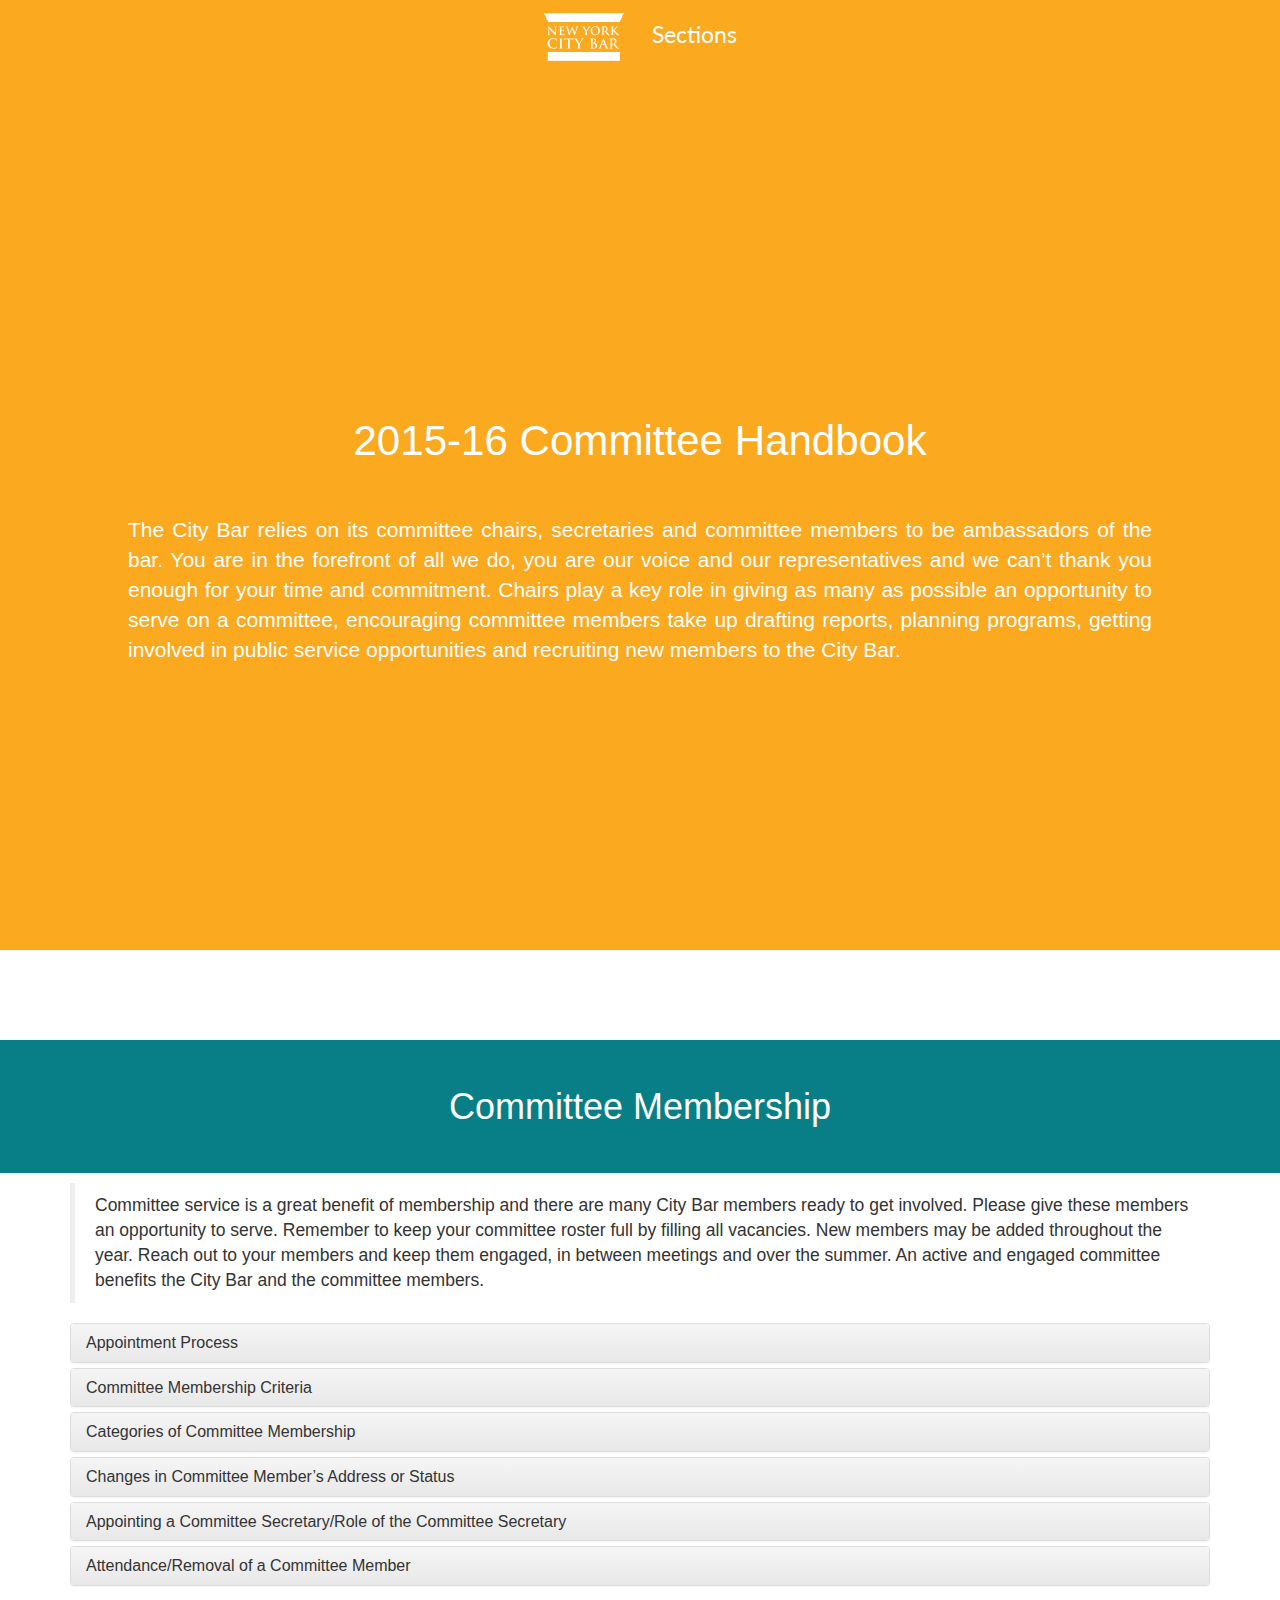
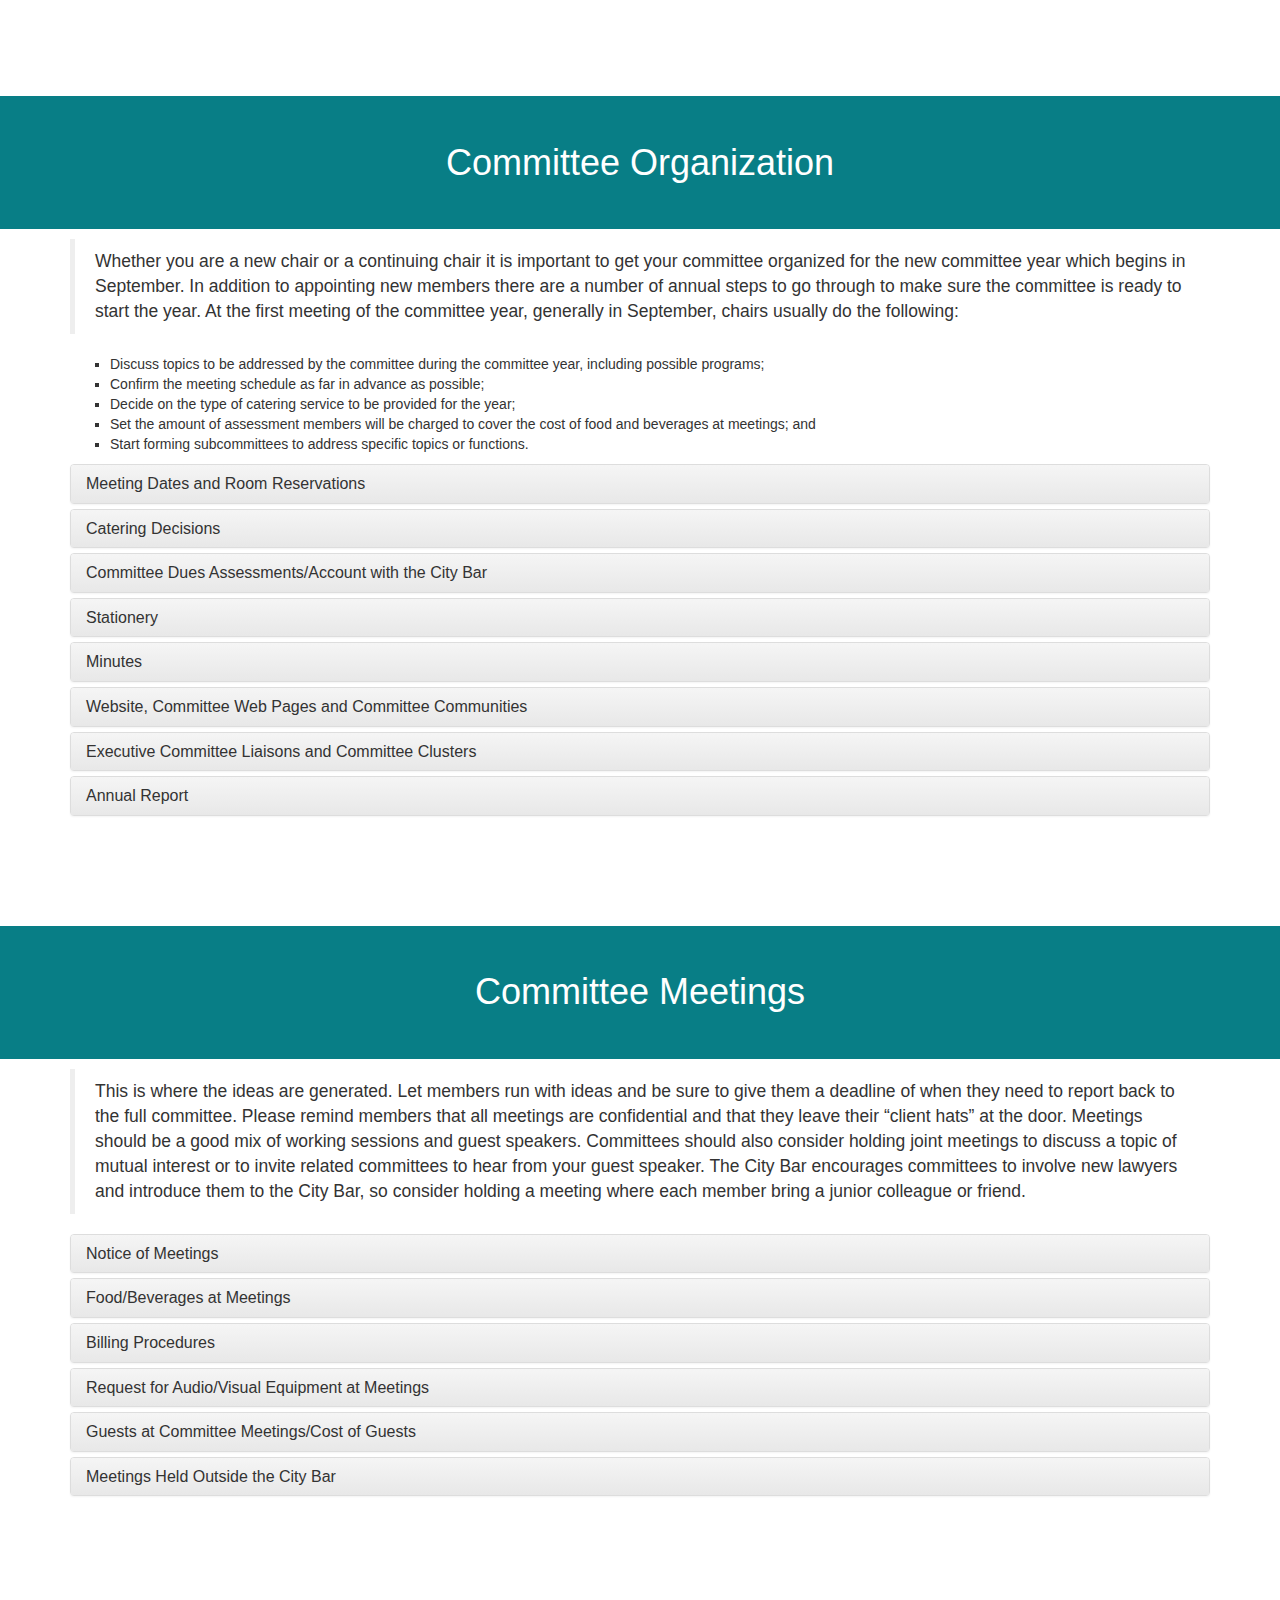
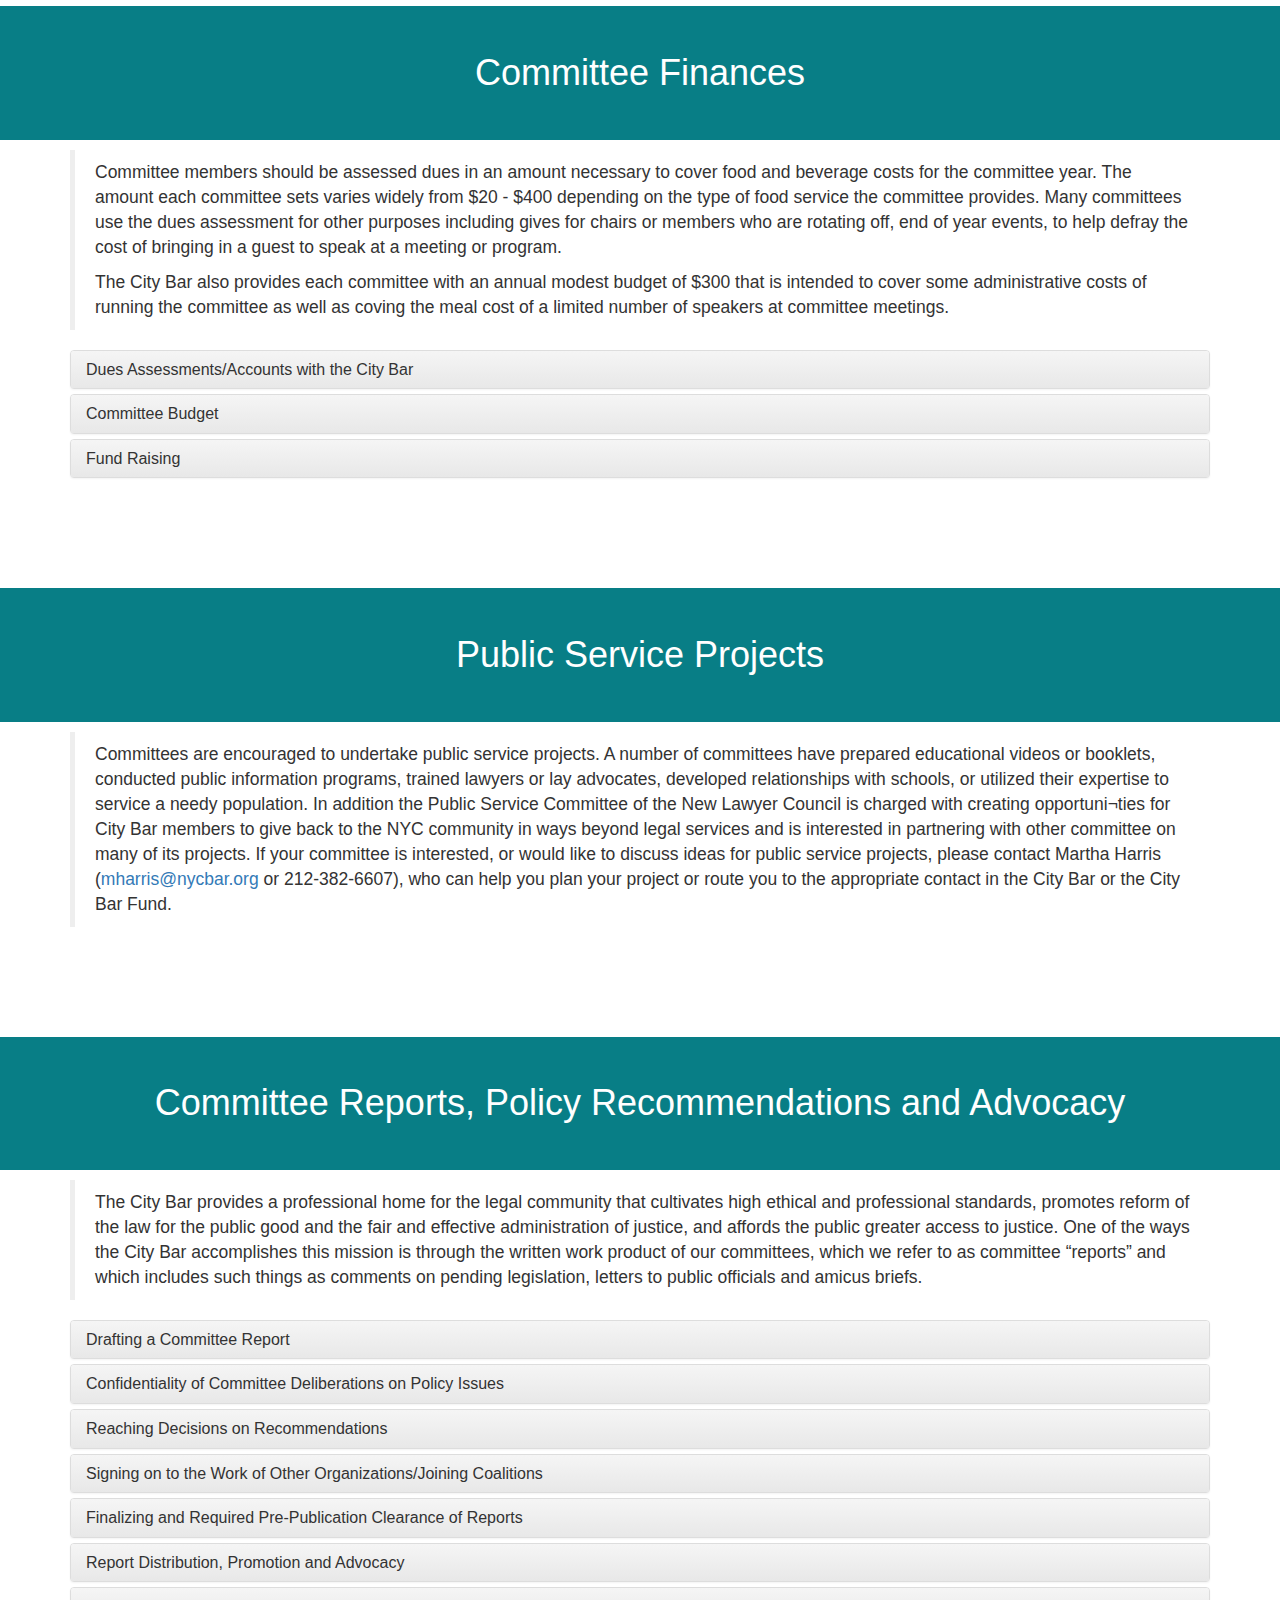
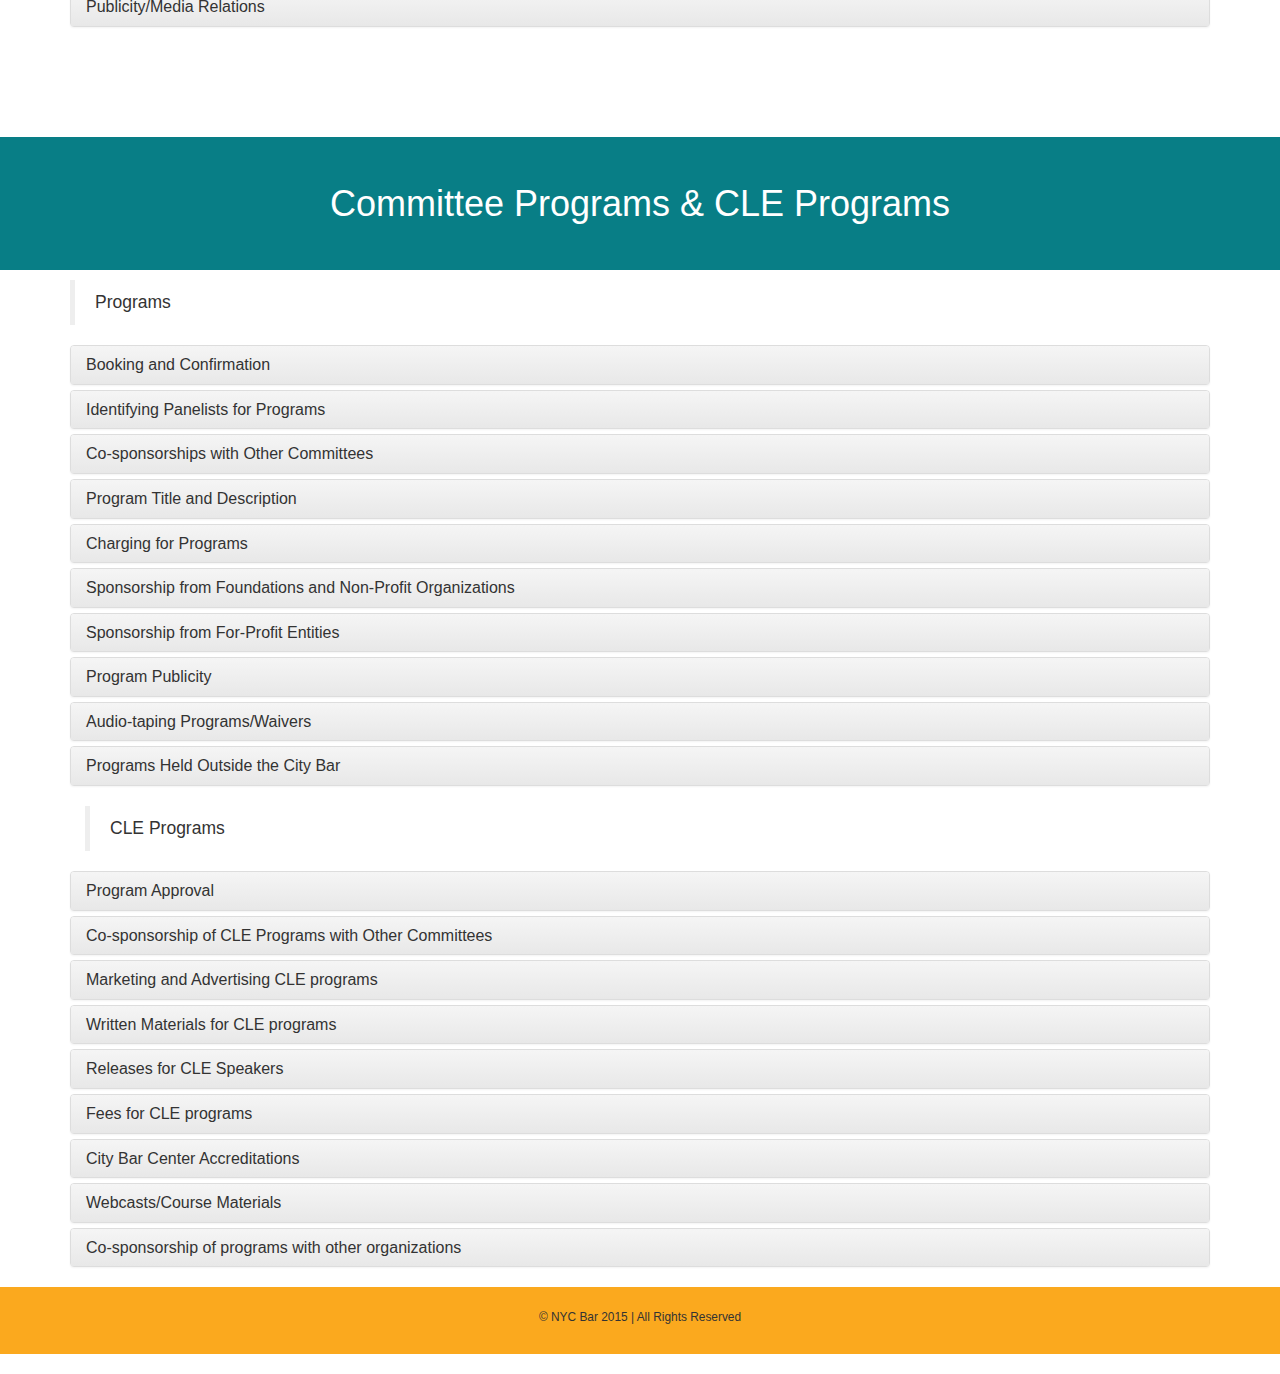
<file: index-ak.html>
<!doctype html>
<!--[if lt IE 7]>      <html class="no-js lt-ie9 lt-ie8 lt-ie7" lang=""> <![endif]-->
<!--[if IE 7]>         <html class="no-js lt-ie9 lt-ie8" lang=""> <![endif]-->
<!--[if IE 8]>         <html class="no-js lt-ie9" lang=""> <![endif]-->
<!--[if gt IE 8]><!--> <html class="no-js" lang=""> <!--<![endif]-->
    <head>
        <meta charset="utf-8">
        <meta http-equiv="X-UA-Compatible" content="IE=edge,chrome=1">
        <title>2015-16 Committee Handbook | New York City Bar Association</title>
        <meta name="description" content="New York City Bar Association 2015-16 Committee Handbook">
        <meta name="viewport" content="width=device-width, initial-scale=1">
        <link rel="apple-touch-icon" href="apple-touch-icon.png">

        <link rel="stylesheet" href="css/bootstrap.min.css">
        <style>
            body {
                padding-top: 50px;
                padding-bottom: 20px;
            }
        </style>
        <link rel="stylesheet" href="css/bootstrap-theme.min.css">
        <link rel="stylesheet" href="css/main.css">
        <link href='http://fonts.googleapis.com/css?family=Lato:400,700' rel='stylesheet' type='text/css'>

        <script src="js/vendor/modernizr-2.8.3-respond-1.4.2.min.js"></script>
        <!--<script src="js/smooth-scroll.js"></script>-->
    </head>
    <body>
        <!--[if lt IE 8]>
            <p class="browserupgrade">You are using an <strong>outdated</strong> browser. Please <a href="http://browsehappy.com/">upgrade your browser</a> to improve your experience.</p>
        <![endif]-->
        <nav class="category-nav" role="navigation" data-scroll-header>
        <div class="navbar navbar-fixed-top">
	        <!--<h1><a class="brand" href="#">Committee Handbook</a></h1> -->
          <div class="navbar-inner">
            <div class="container">
        
              <!-- .btn-navbar is used as the toggle for collapsed navbar content -->
              <a class="btn btn-navbar category-nav__toggle" data-toggle="collapse" data-target=".nav-collapse">
              Sections
              </a>
        
        
              <!-- Everything you want hidden at 940px or less, place within here -->
              <div id="section-list" class="nav-collapse collapse">
                    <!-- .nav, .navbar-search, .navbar-form, etc -->
                    
                <a href="#top" data-scroll="" data-toggle="collapse" data-target=".nav-collapse">Top</a>
                <a href="#membership" data-scroll="" data-toggle="collapse" data-target=".nav-collapse">Committee Membership</a>
                <a href="#organization" data-scroll="" data-toggle="collapse" data-target=".nav-collapse">Committee Organization</a>
                <a href="#meetings" data-scroll="" data-toggle="collapse" data-target=".nav-collapse">Committee Meetings</a>
                <a href="#finances" data-scroll="" data-toggle="collapse" data-target=".nav-collapse">Committee Finances</a>
                <a href="#projects" data-scroll="" data-toggle="collapse" data-target=".nav-collapse">Public Service Projects</a>
                <a href="#reports" data-scroll="" data-toggle="collapse" data-target=".nav-collapse">Committee Reports, Policy Recommendations and Advocacy</a>
                <a href="#programs" data-scroll="" data-toggle="collapse" data-target=".nav-collapse">Committee Programs &amp; CLE Programs</a>
              </div>
        
            </div>
          </div>
       </div>
       </nav>
</header>



<div class="site-content" id="js-content" role="main">
            <!-- Introduction -->
<section class="section section--extended" id="top">
    <div class="section__content section__content--centered type--knockout fadeInUp">
        <h1 class="type--emphasis type--lrg type--textured" style="color:#FFF; padding-bottom: 1em;">2015-16 Committee Handbook<!--<br /><a href="#">Download Entire Handbook</a> (PDF)--></h1>
        <p style="width:80%; text-align: justify; margin: 0 auto; font-size: 1.5em; color: #FFF;">The City Bar relies on its committee chairs, secretaries and committee members to be ambassadors of the bar. You are in the forefront of all we do, you are our voice and our representatives and we can&rsquo;t thank you enough for your time and commitment. Chairs play a key role in giving as many as possible an opportunity to serve on a committee, encouraging committee members take up drafting reports, planning programs, getting involved in public service opportunities and recruiting new members to the City Bar.</p>

     
    </div>
</section>
<!-- End Introduction -->            <!-- Staying Current Section -->
<section class="section" id="membership">

    <header class="header header--section">
        <h1 class="header__title">Committee Membership</h1>
    </header>

    <div class="section__intro">
        <div class="container container--lrg">
            <blockquote>
                <p>Committee service is a great benefit of membership and there are many City Bar members ready to get involved. Please give these members an opportunity to serve. Remember to keep your committee roster full by filling all vacancies. New members may be added throughout the year. Reach out to your members and keep them engaged, in between meetings and over the summer. An active and engaged committee benefits the City Bar and the committee members.</p>
                

            </blockquote>
        </div><!-- .container -->
    </div><!-- .section__intro -->


    <div class="container container--lrg">

        <div class="panel-group" id="accordion" role="tablist" aria-multiselectable="true">
  <div class="panel panel-default">
    <div class="panel-heading" role="tab" id="headingOne">
      <h4 class="panel-title">
        <a class="collapsed" role="button" data-toggle="collapse" data-scroll data-parent="#accordion" href="#collapseOne" aria-expanded="false" aria-controls="collapseOne">
          Appointment Process
        </a>
      </h4>
    </div>
    <div id="collapseOne" class="panel-collapse collapse" role="tabpanel" aria-labelledby="headingOne">
      <div class="panel-body">
        <p>Committee members are appointed by the President, who acts on the recommendation of committee chairs. Members of committee general serve three-year terms. Though the majority of members are appointed in the spring to begin a term a term starting in the fall, committee vacancies may be filled throughout the year.</p>
        <p>Information about members who have expressed interest in your committee is available on the member-only web page. Every spring we will send information on how to log on to the page. The information is updated throughout the year. The City Bar will send email notifications as we receive new applicants. Please work with Stephanie Glazer (<a href="mailto:sglazer@nycbar.org">sglazer@nycbar.org</a> or 212.382.6664) when recommending new members to the committee.</p>
      </div><!-- panel-body end-->
    </div><!-- panel-collapse end-->
  </div><!-- panel-default end-->
  <div class="panel panel-default">
    <div class="panel-heading" role="tab" id="headingTwo">
      <h4 class="panel-title">
        <a class="collapsed" role="button" data-toggle="collapse" data-scroll data-parent="#accordion" href="#collapseTwo" aria-expanded="false" aria-controls="collapseTwo">
          Committee Membership Criteria
        </a>
      </h4>
    </div>
    <div id="collapseTwo" class="panel-collapse collapse" role="tabpanel" aria-labelledby="headingTwo">
      <div class="panel-body">
        <p>Please keep the following in mind when making new member recommendations:</p>
        <ul>
          <li>The maximum number of voting members on standing committee is 39 (three classes of 13). There is no limit on special committees, but they generally should not exceed 39, with the exception for the Councils;</li>
          <li>In addition to the 39 voting members committee may have non-voting members including affiliates, law students and adjuncts (please see Section F (2) (a-c);</li>
          <li>A person who already is a member of one standing committee may not be appointed to another standing committee prior to the conclusion of his or her term;</li>
          <li>No more than one member of a firm, law department or institution may be appointed to the same committee (please see Section F (2) (a) for exceptions); and</li>
          <li>All resignations and filling of vacancies throughout the year should be reported to Stephanie</li>
        </ul>
        <p>Please note that the City Bar seeks diversity of perspectives within committees.</p>
        <p>If you are having difficulty filling committee vacancies, please contact Martha Harris (212.382.6607 or <a href="mailto:mharris@nycbar.org">mharris@nycbar.org</a>) or Stephanie Glazer (212.382.6664 or <a href="mailto:sglazer@nycbar.org">sglazer@nycbar.org</a> ) to brainstorm options.</p>
      </div><!-- panel-body end-->
    </div><!-- panel-collapse end-->
  </div><!-- panel-default end-->
  <div class="panel panel-default">
    <div class="panel-heading" role="tab" id="headingThree">
      <h4 class="panel-title">
        <a class="collapsed" role="button" data-toggle="collapse" data-scroll data-parent="#accordion" href="#collapseThree" aria-expanded="false" aria-controls="collapseThree">
          Categories of Committee Membership
        </a>
      </h4>
    </div>
    <div id="collapseThree" class="panel-collapse collapse" role="tabpanel" aria-labelledby="headingThree">
      <div class="panel-body">
        <p>Except when there is a particular reason for an individual to attend a given meeting, all persons who at-tend committee meetings should be regular voting members or fall within one of the categories below.</p>
        <h4> Affiliate Members</h4>
        <p>Affiliate members, like all committee members, must be members of the City Bar. Affiliate members are non-voting committee members and do not count toward the limit of 39 members. Affiliate members are appointed for one-year terms and may be reappointed at the request of the chair.</p>
        <p>Some of the situations when a chair might want to appoint someone as an Affiliate Member are listed below (this list is not meant to be inclusive and is not intended to imply that any of the people in these situations might not be appropriate regular members).</p>
        <ul>
          <li>Rotating off the committee but are working on a project that will extend into the next year;</li>
          <li>Employed at the same firm or law office as a regular committee member (please note committee cannot have more than two members from the same firm or law office, and only one can be a voting member);</li>
          <li>A junior member of the bar;</li>
          <li>A prominent member of the bar or government official who could not fully devote the time necessary for full committee participation; or</li>
          <li>A former member or chair who would like to continue to serve.</li>
        </ul>
        <p>Please contact Stephanie Glazer (<a href="mailto:sglazer@nycbar.org">sglazer@nycbar.org</a> or 212.382.6664) with any questions on who qualifies as an affiliate member.</p>
        <h4>Adjunct Members</h4>
        <p>Committee chairs may appoint non-lawyers to the committee as adjunct members. Adjunct members are non-voting members and do not count towards the limit of 39 members. Adjunct members are appointed for one-year terms and may be reappointed at the request of the chair.</p>
        <h4> Law Student Members</h4>
        <p>Chairs are urged to consider appointing a few law student members to the committee. Law student members are non-voting members and do not count against the committee’s limit of 39 members. Law student members are appointed for one-year terms and may be reappointed at the request of the chair.</p>
      </div><!-- panel-body end-->
    </div><!-- panel-collapse end-->
  </div><!-- panel-default end-->
  <div class="panel panel-default">
    <div class="panel-heading" role="tab" id="headingFour">
      <h4 class="panel-title">
        <a class="collapsed" role="button" data-toggle="collapse" data-scroll data-parent="#accordion" href="#collapseFour" aria-expanded="false" aria-controls="collapseFour">
          Changes in Committee Member’s Address or Status
        </a>
      </h4>
    </div>
    <div id="collapseFour" class="panel-collapse collapse" role="tabpanel" aria-labelledby="headingFour">
      <div class="panel-body">
        <p>Change of address, telephone and fax numbers and e-mail should be sent directly to the Membership Office (phone 212.382.6665, fax 212.382.6760 or e-mail <a href="mailto:membershipservices@nycbar.org">membershipservices@nycbar.org</a> ). All other changes in committee membership listings should be sent to the Committee Membership Manager, Stephanie Glazer, at <a href="mailto:sglazer@nycbar.org">sglazer@nycbar.org</a>.</p>
      </div><!-- panel-body end-->
    </div><!-- panel-collapse end-->
  </div><!-- panel-default end-->
  <div class="panel panel-default">
    <div class="panel-heading" role="tab" id="headingFive">
      <h4 class="panel-title">
        <a class="collapsed" role="button" data-toggle="collapse" data-scroll data-parent="#accordion" href="#collapseFive" aria-expanded="false" aria-controls="collapseFive">
          Appointing a Committee Secretary/Role of the Committee Secretary
        </a>
      </h4>
    </div>
    <div id="collapseFive" class="panel-collapse collapse" role="tabpanel" aria-labelledby="headingFive">
      <div class="panel-body">
        <p>Prior to the first meeting, the chair should appoint a member of the committee to act as secretary and notify Stephanie Glazer (212.382.6664 or <a href="mailto:sglazer@nycbar.org">sglazer@nycbar.org</a>) of the appointment. Alternatively the chair may appoint a committee secretary who is not on the committee, frequently from his or her own firm or organization; in this case the secretary would not be a voting member.</p>
        <p>The secretary generally is responsible for:</p>
        <ul>
            <li>Keeping a record of attendance and preparing minutes of the committee meetings;</li>
            <li>Making minutes available as promptly as possible to the committee members for approval by posting them the Committee’s City Bar Central Group or sending them around.</li>
            <li>Once approved minutes should be emailed to Margot Isaacs (<a href="mailto:misaacs@nycbar.org">misaacs@nycbar.org</a>) and posted on the Committee’s City Bar Central Group. Posting the final version of the monthly meeting minutes on City Bar Central will allow the committee to maintain a record of its discussions.;</li>
            <li>managing the Committee’s City Bar Central Group; and</li>
            <li>Assisting the chair in performing administrative and organizing tasks such as collecting committee assessments, and making meeting arrangements with Meeting Services.</li>
        </ul>
      </div><!-- panel-body end-->
    </div><!-- panel-collapse end-->
  </div><!-- panel-default end-->
  <div class="panel panel-default">
    <div class="panel-heading" role="tab" id="headingSix">
      <h4 class="panel-title">
        <a class="collapsed" role="button" data-toggle="collapse" data-scroll data-parent="#accordion" href="#collapseSix" aria-expanded="false" aria-controls="collapseSix">
          Attendance/Removal of a Committee Member
        </a>
      </h4>
    </div>
    <div id="collapseSix" class="panel-collapse collapse" role="tabpanel" aria-labelledby="headingSix">
      <div class="panel-body">
        <p>The committee member’s seat is his or her seat and not a firm seat, they may not send a substitute when they cannot attend. Attendance of members at committee meetings should be recorded and included with the minutes. Committee members should not send a representative or substitute to attend a committee meeting for them. This policy underscores that membership is an individual, not a firm, responsibility and preserves the confidentiality of committee proceedings. Please note that By-Law XII(i) authorizes removal of a member who has three unexcused absences in any committee year, to allow replacement by someone more able to actively participate in the committee’s work.</p>
      </div>
    </div>
  </div>
</div>

    </div><!-- .container -->
    <!-- End Resources/Tools -->



</section>
<!-- Staying Current Section -->            <!-- Grids Section -->
<section class="section" id="organization">

    <header class="header header--section">
        <h1 class="header__title">Committee Organization</h1>
    </header>

    <div class="section__intro">
        <div class="container container--lrg">
            <blockquote>
                <p>Whether you are a new chair or a continuing chair it is important to get your committee organized for the new committee year which begins in September. In addition to appointing new members there are a number of annual steps to go through to make sure the committee is ready to start the year. At the first meeting of the committee year, generally in September, chairs usually do the following:</p>

            </blockquote>

<ul style="list-style-type: square;"><li>Discuss topics to be addressed by the committee during the committee year, including possible programs;</li>
<li>Confirm the meeting schedule as far in advance as possible;</li>
<li>Decide on the type of catering service to be provided for the year;</li>
<li>Set the amount of assessment members will be charged to cover the cost of food and beverages at meetings; and</li>
<li>Start forming subcommittees to address specific topics or functions.</li></ul>
        </div><!-- .container -->
    </div><!-- .section__intro -->

    <div class="container container--lrg">

        <div class="panel-group" id="accordion1" role="tablist" aria-multiselectable="true">
  <div class="panel panel-default">
    <div class="panel-heading" role="tab" id="heading1One">
      <h4 class="panel-title">
        <a class="collapsed" role="button" data-toggle="collapse" data-scroll data-parent="#accordion1" href="#collapse1One" aria-expanded="false" aria-controls="collapse1One">
          Meeting Dates and Room Reservations
        </a>
      </h4>
    </div> <!-- panel-heading end--> <!-- panel-body start-->
    <div id="collapse1One" class="panel-collapse collapse" role="tabpanel" aria-labelledby="heading1One">
      <div class="panel-body">
        <p>It is recommended that you prepare a schedule of meetings for the entire year, including catering plans, as early as possible since there is a heavy demand for meeting rooms among the Association’s 160 committees.</p>
        <p>Meeting room reservations can be made by emailing schedules to Linda Kemble (<a href="mailto:lkemble@nycbar.org">lkemble@nycbar.org</a>) in our Meeting Services Department.</p>
        <p>Please make sure you have reserved the meeting room before communicating meeting dates with the committee. In addition, please avoid scheduling meetings on the <a href="docs/Holidays_1516.pdf" target="_blank" alt="holidays">holidays identified here</a>.</p>
        <p>Several committees have moved from the traditional evening meeting to breakfast or lunch meetings, or to alternating between morning and evening meetings, and have been happy with these arrangements. Rooms can be easier to get during the day, and breakfast can be provided (at less than dinner costs).</p>
        <p>The City Bar’s policy is to encourage all committees, to the extent possible, to hold their meetings at the House of the Association. Should your committee be required to meet outside of the House of the Association, please be aware that it is the policy of the City Bar that none of the City Bar’s meetings and no meetings of its officers, committees or staff be held at clubs whose admission policies are known, or are publicly acknowledged, to be discriminatory on the basis or sex, color, race, religion, national origin, disability, age, marital status, gender identity or sexual preference. In addition, if your committee does hold meetings outside the City Bar please inform the Meeting Services Department of the date and place of the meeting, so we can advise committee members and guests who call or come to the City Bar seeking that information.</p>
      </div><!-- panel-body end-->
    </div><!-- panel-collapse end-->
  </div><!-- panel-default end-->
  <div class="panel panel-default">
    <div class="panel-heading" role="tab" id="heading1Two">
      <h4 class="panel-title">
        <a class="collapsed" role="button" data-toggle="collapse" data-scroll data-parent="#accordion1" href="#collapse1Two" aria-expanded="false" aria-controls="collapse1Two">
          Catering Decisions
        </a>
      </h4>
    </div>
    <div id="collapse1Two" class="panel-collapse collapse" role="tabpanel" aria-labelledby="heading1Two">
      <div class="panel-body">
        <p>Committees have the option of providing breakfast, hot dinners, assorted cold salads, sandwiches, snacks, special request items, beverages or no food at meetings. A full menu of options can be found <a href="docs/catering_menu.pdf" alt="Catering Menu" target="_blank">here</a>. The cost of food and beverages is borne by the individual committee members as part of their committee assessment. If the catering options do not meet the committee’s needs please contact Nick Marricco, the Meeting Services Director, at 212.382.6637 or <a href="mailto:nmarricco@nycbar.org">nmarricco@nycbar.org</a>, to discuss other possibilities.</p>
      </div><!-- panel-body end-->
    </div><!-- panel-collapse end-->
  </div><!-- panel-default end-->
  <div class="panel panel-default">
    <div class="panel-heading" role="tab" id="heading1Three">
      <h4 class="panel-title">
        <a class="collapsed" role="button" data-toggle="collapse" data-scroll data-parent="#accordion1" href="#collapse1Three" aria-expanded="false" aria-controls="collapse1Three">
          Committee Dues Assessments/Account with the City Bar
        </a>
      </h4>
    </div>
    <div id="collapse1Three" class="panel-collapse collapse" role="tabpanel" aria-labelledby="heading1Three">
      <div class="panel-body">
        <p>Committee members should be assessed an amount necessary to cover food and beverage costs for the committee year. Sometimes an individual member finds it impossible to pay the entire assessment. One method used by committees to handle this situation is a two-tier assessment, with a lesser amount required of public interest and government lawyers. We recommend that law student members not be charged an assessment. We leave it to your discretion whether affiliate members are required to pay assessments, and if so whether to pay the same as regular members or some other amount.</p>
        <p>Each committee sets and collects committee dues from its members, generally the Secretary or other appointee of the Chair. These dues may be sent to the City Bar where we will maintain a dues account for each committee.</p>
        <p>Committee members should make their committee dues payment payable to the New York City Bar and send them to the committee secretary or other appointee of the Chair. The secretary should send the checks along with a list of the related names and amounts to Fred Garcia (<a href="mailto:fgarcia@nycbar.org">fgarcia@nycbar.org</a>) at the City Bar.</p>
        <p>The City Bar Finance Department will enter and keep track of your committee dues balance. Monthly statements will be posted to your committee group on City Bar Central. You will still receive copies of your catering invoices so that you may review them for accuracy. In addition you will be able to draw on these funds for other appropriate purposes. A <a href="https://www.nycbar.org/cgi-bin/CommDuesForm.pl" alt="check request form" target="_blank">check request form can be found here</a> and should be used for such expenses.</p>
      </div><!-- panel-body end-->
    </div><!-- panel-collapse end-->
  </div><!-- panel-default end-->
  <div class="panel panel-default">
    <div class="panel-heading" role="tab" id="heading1Four">
      <h4 class="panel-title">
        <a class="collapsed" role="button" data-toggle="collapse" data-scroll data-parent="#accordion1" href="#collapse1Four" aria-expanded="false" aria-controls="collapse1Four">
          Stationery
        </a>
      </h4>
    </div>
    <div id="collapse1Four" class="panel-collapse collapse" role="tabpanel" aria-labelledby="heading1Four">
      <div class="panel-body">
        <p>Please avoid using personal, firm or corporate stationery when communicating about committee business.</p>
        <p>The City Bar can provide a template of your stationery with the name of the committee and the names, addresses, telephone and fax  numbers and e-mail addresses of the chair and secretary. Your firm or organization name should not appear on the stationery unless absolutely necessary.</p>
        <p>To request a template please contact Margot Isaacs at <a href="mailto:misaacs@nycbar.org">misaacs@nycbar.org</a>. Please order your template through the City Bar to be sure it conforms to the City Bar’s format. We will send the  template via e-mail. Please note that the template is only available in Microsoft Word.</p>
      </div><!-- panel-body end-->
    </div><!-- panel-collapse end-->
  </div><!-- panel-default end-->
  <div class="panel panel-default">
    <div class="panel-heading" role="tab" id="heading1Five">
      <h4 class="panel-title">
        <a class="collapsed" role="button" data-toggle="collapse" data-scroll data-parent="#accordion1" href="#collapse1Five" aria-expanded="false" aria-controls="collapse1Five">
          Minutes
        </a>
      </h4>
    </div>
    <div id="collapse1Five" class="panel-collapse collapse" role="tabpanel" aria-labelledby="heading1Five">
      <div class="panel-body">
        <p>Each committee is required to keep minutes of its meetings. Attendance of members at committee meetings should be recorded and included with the minutes. This means listing those present, not present – excused and non present – unexcused. An excused absence is when the member lets you know they cannot attend and has a good reason. An unexcused absence is when the member does not reply to the meeting notice one way or the other.</p>
        <p>Since the proceedings of committees are confidential, please mark the minutes as “confidential.”</p>
        <p>Once final, please send minutes to Margot Isaacs, <a href="mailto:misaacs@nycbar.org">misaacs@nycbar.org</a>. We also urge committees to post the final version of the minutes in their Committee Group on <a href="#collapse1Six" alt="City Bar Central" class="collapsed" role="button" data-toggle="collapse" data-scroll data-parent="#accordion1" aria-expanded="false" aria-controls="collapse1Six">City Bar Central</a>. By posting the minutes on City Bar Central, all committee members will have access and your <a href="docs/cluster-liaisons.pdf" alt="Executive Committee Liaison" target="_blank">Executive Committee Liaison</a> will get notice of the posting as well. In addition, to encourage joint efforts and to avoid duplicative ones, we strongly urge committees to share their minutes with the leadership of committees with similar jurisdictions.</p>
      </div><!-- panel-body end-->
    </div><!-- panel-collapse end-->
  </div><!-- panel-default end-->
  <div class="panel panel-default">
    <div class="panel-heading" role="tab" id="heading1Six">
      <h4 class="panel-title">
        <a class="collapsed" role="button" data-toggle="collapse" data-scroll data-parent="#accordion1" href="#collapse1Six" aria-expanded="false" aria-controls="collapse1Six">
          Website, Committee Web Pages and Committee Communities
        </a>
      </h4>
    </div>
    <div id="collapse1Six" class="panel-collapse collapse" role="tabpanel" aria-labelledby="heading1Six">
      <div class="panel-body">
        <h4>City Bar Website</h4>
        <p>The City Bar’s website contains the program and CLE calendars, reports, membership information and information for the public on particular legal topics. The website also contains the Membership and Committee Directory. The Directory allows members to retrieve current contact information for fellow committee chairs, committee members and all City Bar members. To access the Directory you will need to enter your login name and password. If you have forgotten your login name and/or password please click on the “Forget password” button or you may contact the Membership Office (212.382.6665 or <a href="mailto:membershipservices@nycbar.org">membershipservices@nycbar.org</a>).</p>
        <h4>Committee Web Pages</h4>
        <p>Each Committee is urged to setup and utilize its webpage on the City Bar website.</p>
        <p>The committee’s page is dedicated to the work of your committee and includes the name and brief description of the committee, the name, email address and photo of the chair, and information on your committee’s reports and upcoming committee programs and other matters of interest. In addition, this is a place for committees to post materials and articles that may be of interest to committee members as well as City Bar members generally. Please remember this is a pubic facing page and should not contain confidential committee materials.</p>
        <h4>Committee Communities - City Bar Central</h4>
        <p>Each committee has its own community on City Bar Central, a private online group. The City Bar Central platform allows committee members to view and post documents, collaborate on reports, deliberate on issues between meetings in discussion forums, access their committee roster, post and respond to meeting announcements, send private messages to fellow committee members and so much more.</p>
        <p>Please note only members of the committee have access to the committee’s community on City Bar Central so make sure your membership roster is up to date and that the City Bar knows who is going on and who is coming off the committee.</p>
        <p>For questions and help regarding City Bar Central please contact the City Bar Central Coordinator at <a href="mailto:coordinator-central@nycbar.org">coordinator-central@nycbar.org</a>.</p>
      </div><!-- panel-body end-->
    </div><!-- panel-collapse end-->
  </div><!-- panel-default end-->
  <div class="panel panel-default">
    <div class="panel-heading" role="tab" id="heading1Seven">
      <h4 class="panel-title">
        <a class="collapsed" role="button" data-toggle="collapse" data-scroll data-parent="#accordion1" href="#collapse1Seven" aria-expanded="false" aria-controls="collapse1Seven">
          Executive Committee Liaisons and Committee Clusters
        </a>
      </h4>
    </div>
    <div id="collapse1Seven" class="panel-collapse collapse" role="tabpanel" aria-labelledby="heading1Seven">
      <div class="panel-body">
        <p>City Bar committees that focus on a substantive area of law are grouped into various clusters (e.g., Criminal Law Cluster, Litigation Cluster, etc.). Clusters are groups of committees that have overlapping jurisdictions or are likely to focus on related topics. Each cluster is assigned an Executive Committee liaison. The liaison is able to provide assistance where appropriate and help coordinate the work of the committee with the interests and activities of the other committees.</p>
        <p>If an Executive Committee liaison has been assigned to your committee, the liaison’s name will appear on the committee membership roster so he or she will receive all committee meeting notices. In addition, liaisons should receive copies of committee minutes, draft reports and other relevant correspondence.</p>
        <p>Please note that liaisons are not members of the committee and do not vote on any action contemplated by the committee. Their names should not be listed on any committee report or product, or on committee attendance lists; they can be listed as a guest if they attend a given committee meeting.</p>
        <p>In the fall, the liaison brings the chairs of all the committees in the cluster together to meet one another and to encourage discussions and cooperation among the committees. In order to keep the lines of communication open, committees are encouraged to share minutes and other relevant information with the other committees in the cluster.</p>
        <p>Clusters are also expected to think about how they as a group or as individual committees can reach out to involve fellow City Bar members in their practice area, through receptions, networking breakfasts with a featured speaker or other such events.</p>
        <p>A list of which committees have been assigned an Executive Committee liaison as well as the contact information of the liaison can be found here.</p>
      </div><!-- panel-body end-->
    </div><!-- panel-collapse end-->
  </div><!-- panel-default end-->
  <div class="panel panel-default">
    <div class="panel-heading" role="tab" id="heading1Eight">
      <h4 class="panel-title">
        <a class="collapsed" role="button" data-toggle="collapse" data-scroll data-parent="#accordion1" href="#collapse1Eight" aria-expanded="false" aria-controls="collapse1Eight">
          Annual Report
        </a>
      </h4>
    </div>
    <div id="collapse1Eight" class="panel-collapse collapse" role="tabpanel" aria-labelledby="heading1Eight">
      <div class="panel-body">
        <p>By the date of the Chair’s annual meeting with the President (generally in the late spring) the Chair should submit to the President a brief annual report summarizing the activities and proceedings of the committee for the current committee year and your plans for the next year. If you are an outgoing chair, the incoming chair should prepare the position regarding next year’s plans. Feel free to include suggestions regarding the powers, duties and activities of the committee.</p>
      </div><!-- panel-body end-->
    </div><!-- panel-collapse end-->
  </div><!-- panel-default end-->
</div><!-- panel-group end-->

    </div><!-- .container -->
    <!-- End Resources/Tools -->

</section>
<!-- Grids Section            <!-- Styleguides Section -->
<section class="section" id="meetings">

    <header class="header header--section">
        <h1 class="header__title">Committee Meetings</h1>
    </header>

    <div class="section__intro">
        <div class="container container--lrg">
            <blockquote>
                <p>This is where the ideas are generated. Let members run with ideas and be sure to give them a deadline of when they need to report back to the full committee. Please remind members that all meetings are confidential and that they leave their “client hats” at the door. Meetings should be a good mix of working sessions and guest speakers. Committees should also consider holding joint meetings to discuss a topic of mutual interest or to invite related committees to hear from your guest speaker. The City Bar encourages committees to involve new lawyers and introduce them to the City Bar, so consider holding a meeting where each member bring a junior colleague or friend.</p>
             
            </blockquote>
        </div><!-- .container -->
    </div><!-- .section__intro -->



    <div class="container container--lrg">

<div class="panel-group" id="accordion2" role="tablist" aria-multiselectable="true">
  <div class="panel panel-default">
    <div class="panel-heading" role="tab" id="heading2One">
      <h4 class="panel-title">
        <a class="collapsed" role="button" data-toggle="collapse" data-scroll data-parent="#accordion2" href="#collapse2One" aria-expanded="false" aria-controls="collapse2One">
          Notice of Meetings
        </a>
      </h4>
    </div> <!-- panel-heading end--> <!-- panel-body start-->
    <div id="collapse2One" class="panel-collapse collapse" role="tabpanel" aria-labelledby="heading2One">
      <div class="panel-body">
        <p>Committee meeting notices may be sent by the committee or by the Meeting Services Department. Unless otherwise instructed the Meeting Services Department will email the meeting notices for allcommittee meetings held at the City Bar. These notices will be emailed out two weeks prior to the meeting date. Please remember to notify the Department of any date changes or cancellations.</p>
        <p> The Meeting Services Notice will have a link to the email of the committee secretary so members can respond, indicating whether or not they will be attending the meeting. You should remind your members not to return their responses to the Association, since this will result in delay in determining your final count for the meeting. Your final headcount should be communicated to Meeting Services as early as possible, and at least by the Friday morning before the meeting.</p>
        <p> Committees are also urged to post the date and time of their meetings on the group calendar on their Committee Group in <a href="#collapse1Six" alt="City Bar Central" class="collapsed" role="button" data-toggle="collapse" data-scroll data-parent="#accordion1" aria-expanded="false" aria-controls="collapse1Six">City Bar Central</a>. Committees may choose to use City Bar Central as a way of notifying members about upcoming meetings, rsvps may be taken through City Bar Central as well. Your final headcount should be communicated to Meeting Services as early as possible.</p>
      </div><!-- panel-body end-->
    </div><!-- panel-collapse end-->
  </div><!-- panel-default end-->
  <div class="panel panel-default">
    <div class="panel-heading" role="tab" id="heading2Two">
      <h4 class="panel-title">
        <a class="collapsed" role="button" data-toggle="collapse" data-scroll data-parent="#accordion2" href="#collapse2Two" aria-expanded="false" aria-controls="collapse2Two">
          Food/Beverages at Meetings
        </a>
      </h4>
    </div>
    <div id="collapse2Two" class="panel-collapse collapse" role="tabpanel" aria-labelledby="heading2Two">
      <div class="panel-body">
        <p>If your committee chooses to have food and/or beverages at meetings, you will have a choice of types of services: beverages alone to breakfast, lunch, sandwiches or hot dinner. For a <a href="docs/Full_Menu_Selections_and_Prices.pdf" alt="catering" target="_blank">full list of options and prices click here</a>. If the catering options do not meet the committee’s needs please contact Nick Marricco, the Meeting Services Director, at 212.382.6637 or <a href="mailto:nmarricco@nycbar.org">nmarricco@nycbar.org</a>, to discuss other possibilities.</p>
        <p> If, for any reason, you decide to cancel or change the type of service to be provided you must notify the Meeting Services Department at least three days before the meeting.</p>
        <p> Please inform the Department of the number of persons to be served at your meeting by 11:00 a.m. on Friday of the week prior to the meeting. As Meeting Services must order food and arrange for its staffing in advance, it cannot reduce the charges to the Committee if fewer members attend or you reduce your attendance count after 11:00 a.m. on Friday of the week prior to the meeting. Therefore it is usually desirable to underestimate your meal count slightly unless you have a definite commitment from each committee member.</p>
        <p> Alcoholic beverages are available on a per-drink cost basis. Committees (and others using Association facilities) are prohibited from bringing alcoholic beverages onto the premises of the City Bar.</p>
      </div><!-- panel-body end-->
    </div><!-- panel-collapse end-->
  </div><!-- panel-default end-->
  <div class="panel panel-default">
    <div class="panel-heading" role="tab" id="heading2Three">
      <h4 class="panel-title">
        <a class="collapsed" role="button" data-toggle="collapse" data-scroll data-parent="#accordion2" href="#collapse2Three" aria-expanded="false" aria-controls="collapse2Three">
          Billing Procedures
        </a>
      </h4>
    </div>
    <div id="collapse2Three" class="panel-collapse collapse" role="tabpanel" aria-labelledby="heading2Three">
      <div class="panel-body">
        <p>If food or beverages are served at the committee meeting, the chair or a designee (usually the committee secretary) will receive a bill from the City Bar approximately one week after your meeting. Please submit your payment no later than 10 days after receiving the bill. Any questions regarding your bill should be directed to the Meeting Services Department.</p>
        <p> Please note that the Executive Committee has passed a resolution which reads:</p>
        <blockquote>“A committee which is in arrears in settling catering expenses for two meetings, or whose indebtedness is ninety days overdue from the date of billing, may not book another meeting involving food or beverages until the indebtedness is discharged. Compliance with this resolution is essential and your cooperation will be appreciated. In addition, before any final food or beverage service can be provided at the June committee meeting, all prior outstanding catering bills should be satisfied.”</blockquote>
        <p>If your committee keeps its <a alt="Committee Dues Account" class="collapsed" role="button" data-toggle="collapse" data-scroll data-parent="#accordion1" href="#collapse1Three" aria-expanded="false" aria-controls="collapse1Three">Committee Dues Account</a> with the City Bar you will receive copies of your catering invoices so that you may review them for accuracy. After ten days the amount due will automatically be deducted from your Committee Dues Account.</p>
      </div><!-- panel-body end-->
    </div><!-- panel-collapse end-->
  </div><!-- panel-default end-->
  <div class="panel panel-default">
    <div class="panel-heading" role="tab" id="heading2Five">
      <h4 class="panel-title">
        <a class="collapsed" role="button" data-toggle="collapse" data-scroll data-parent="#accordion2" href="#collapse2Five" aria-expanded="false" aria-controls="collapse2Five">
          Request for Audio/Visual Equipment at Meetings
        </a>
      </h4>
    </div>
    <div id="collapse2Five" class="panel-collapse collapse" role="tabpanel" aria-labelledby="heading2Five">
      <div class="panel-body">
        <p>The Meeting Services Department can provide audio/visual equipment for use by committees. Reservations will be on a first-come/first-served basis. Please contact Meeting Services (<a href="mailto:lkemble@nycbar.org">lkemble@nycbar.org</a> or 212.382.6653) at least three days prior to your meeting to make appropriate arrangements. Listed below is a current inventory of available equipment:</p>
        <ul><li>60” x 90” screen</li>
        <li>96” x 96” screen</li>
        <li>Conference phone</li>
        <li>VCR &amp; 21 inch monitor</li>
        <li>Laptop</li>
        <li>DVD and Blu-Ray player</li>
        <li>Audio taping</li>
        <li>Slide projector(s)</li>
        <li>Data projector</li>
        <li>Corporate easels with pads</li>
        <li>Document camera</li>
        <li>Overhead projector(s)</li></ul>
      </div><!-- panel-body end-->
    </div><!-- panel-collapse end-->
  </div><!-- panel-default end-->
  <div class="panel panel-default">
    <div class="panel-heading" role="tab" id="heading2Six">
      <h4 class="panel-title">
        <a class="collapsed" role="button" data-toggle="collapse" data-scroll data-parent="#accordion2" href="#collapse2Six" aria-expanded="false" aria-controls="collapse2Six">
          Guests at Committee Meetings/Cost of Guests
        </a>
      </h4>
    </div>
    <div id="collapse2Six" class="panel-collapse collapse" role="tabpanel" aria-labelledby="heading2Six">
      <div class="panel-body">
        <p>Meals of guest speakers may be paid either from your members’ due assessment or by the City Bar if there are funds available in that budget. When the committee has hosted a guest speaker whose dinner is to be charged against the committee budget, please email that information to Linda Kemble in our Meeting Services Department (<a href="mailto:lkemble@nycbar.org">lkemble@nycbar.org</a> ) the day following the meeting. Dinners of Executive Committee liaisons and City Bar staff will be charged to the appropriate City Bar budget line if/when the committee emails that information to Meeting Services.</p>
        <p>New York law strictly bans gifts to New York State government officials and officials of New York mu-nicipalities with populations of 50,000 or more, with limited exceptions. Providing a meal, or paying meal expenses of State officials, is banned, with the following relevant exceptions:</p>
        <p>Complimentary attendance, food and beverage offered by the sponsor of a widely attended event. The term “widely attended event” shall mean an event: (A) which at least twenty-five individuals other than members, officer, or employees from the governmental entity in which the public official serves attended or were in good faith invited to attend, and (B) which is related to the attendee’s duties or responsibilities or which allows the public official to perform a ceremonial function appropriate to his or her position. For the purposes of this exclusion, a public official’s duties or responsibilities shall include but not be limited to either (1) attending an event or a meeting at which a speaker or attendee addresses an issue of public interest or concern as a significant activity at such an event or meeting; or (2) for elected public officials, or their staff attending with or on behalf of such elected officials, attending an event or a meeting at which more than one-half of the attendees, or persons invited in good faith to attend, are residents of the county, district or jurisdiction from which the elected public official was elected.</p>
        <p> Meals or refreshments when participating in a professional or educational program and the meals or refreshments are provided to all participants.</p>
        <p> Food or beverage valued at $15 or less.</p>
        <p> Please do not offer or agree to any reimbursement of expenses of New York State or local government officials. This rule does not apply to Federal officials. If you have any questions about this law, please contact ___________________ before inviting a state or local official to any event.</p>

      </div><!-- panel-body end-->
    </div><!-- panel-collapse end-->
  </div><!-- panel-default end-->
  <div class="panel panel-default">
    <div class="panel-heading" role="tab" id="heading2Seven">
      <h4 class="panel-title">
        <a class="collapsed" role="button" data-toggle="collapse" data-scroll data-parent="#accordion2" href="#collapse2Seven" aria-expanded="false" aria-controls="collapse2Seven">
          Meetings Held Outside the City Bar
        </a>
      </h4>
    </div>
    <div id="collapse2Seven" class="panel-collapse collapse" role="tabpanel" aria-labelledby="heading2Seven">
      <div class="panel-body">
        <p>Should your committee be required to meet outside of the House of the Association, please be aware that it is the policy of the City Bar that none of the City Bar’s meetings and no meetings of its officers, committees or staff be held at clubs whose admission policies are known, or are publicly acknowledged, to be discriminatory on the basis or sex, color, race, religion, national origin, disability, age, marital status, gender identity or sexual preference. In addition, please inform the Meeting Services Department of the date and place of any outside meetings, so we can advise committee members and guests who call or come to the City Bar seeking that information.</p>
      </div><!-- panel-body end-->
    </div><!-- panel-collapse end-->
  </div><!-- panel-default end-->
</div><!-- panel-group end-->
    </div><!-- .container -->

     <!-- End Tips -->


</section>
<!-- Styleguides Section -->            <!-- Committee Finances Section -->
<section class="section" id="finances">

    <header class="header header--section">
        <h1 class="header__title">Committee Finances</h1>
    </header>

    <div class="section__intro">
        <div class="container container--lrg">
            <blockquote>
                <p>Committee members should be assessed dues in an amount necessary to cover food and beverage costs for the committee year. The amount each committee sets varies widely from $20 - $400 depending on the type of food service the committee provides. Many committees use the dues assessment for other purposes including gives for chairs or members who are rotating off, end of year events, to help defray the cost of bringing in a guest to speak at a meeting or program.</p>
                <p>The City Bar also provides each committee with an annual modest budget of $300 that is intended to cover some administrative costs of running the committee as well as coving the meal cost of a limited number of speakers at committee meetings.</p>
            </blockquote>
        </div><!-- .container -->
    </div><!-- .section__intro -->
<div class="container container--lrg">

        <div class="panel-group" id="accordion3" role="tablist" aria-multiselectable="true">
  <div class="panel panel-default">
    <div class="panel-heading" role="tab" id="heading3One">
      <h4 class="panel-title">
        <a class="collapsed" role="button" data-toggle="collapse" data-scroll data-parent="#accordion3" href="#collapse3One" aria-expanded="false" aria-controls="collapse3One">
          Dues Assessments/Accounts with the City Bar
        </a>
      </h4>
    </div> <!-- panel-heading end--> <!-- panel-body start-->
    <div id="collapse3One" class="panel-collapse collapse" role="tabpanel" aria-labelledby="heading3One">
      <div class="panel-body">
        <p>Committee members should be assessed an amount necessary to cover food and beverage costs for the committee year. Sometimes an individual member finds it impossible to pay the entire assessment. One method used by committees to handle this situation is a two-tier assessment, with a lesser amount required of public interest and government lawyers. We recommend that law student members not be charged an assessment. We leave it to your discretion whether affiliate members are required to pay assessments, and if so whether to pay the same as regular members or some other amount.</p>
        <p> Each committee sets and collects committee dues from its members, generally the Secretary or other appointee of the Chair. These dues may be sent to the City Bar where we will maintain a dues account for each committee.</p>
        <p>Committee members should make their committee dues payment payable to the New York City Bar and send them to the committee secretary or other appointee of the Chair. The secretary should send the checks along with a list of the related names and amounts to Fred Garcia (<a href="mailto:fgarcia@nycbar.org">fgarcia@nycbar.org</a>) at the City Bar.</p>
        <p> The City Bar Finance Department will enter and keep track of your committee dues balance. Monthly statements will be posted to your committee group on City Bar Central. You will still receive copies of your catering invoices so that you may review them for accuracy. In addition you will be able to draw on these funds for other appropriate purposes. A check request form can be found here and should be used for such expenses.</p>
      </div><!-- panel-body end-->
    </div><!-- panel-collapse end-->
  </div><!-- panel-default end-->
  <div class="panel panel-default">
    <div class="panel-heading" role="tab" id="heading3Two">
      <h4 class="panel-title">
        <a class="collapsed" role="button" data-toggle="collapse" data-scroll data-parent="#accordion3" href="#collapse3Two" aria-expanded="false" aria-controls="collapse3Two">
          Committee Budget
        </a>
      </h4>
    </div>
    <div id="collapse3Two" class="panel-collapse collapse" role="tabpanel" aria-labelledby="heading3Two">
      <div class="panel-body">
        <p>Each committee is allocated an annual modest budget of $300 that is intended to cover expenses such as the meal cost of a limited number of speakers at committee meetings, copying services and postage. Please note that committee budget constraints make it difficult to fully cover travel and lodging expenses of guests at committee meetings. Expenses for the printing and publicizing of reports are not ordinarily charged against the committee budget.</p>
        <p>The committee budget year runs from September 1 to August 31. Funds may not roll over to the following year.</p>
        <p>The budget for your committee may not be used to pay for catering expenses of committee members. Also please note: single expenditures in excess of $200 must have the prior authorization of the Executive Director. In addition, By-Law XII(n) of the City Bar prohibits incurring any indebtedness or pecuniary obligation except to the extent previously authorized. Therefore you may not spend over your budgeted amount without prior authorization of the Executive Director.</p>
        <p> Information on committee budgets and how to obtain reimbursement is available from Martha Harris (<a href="mailto:mharris@nycbar.org">mharris@nycbar.org</a> or 212.382.6607).</p>
      </div><!-- panel-body end-->
    </div><!-- panel-collapse end-->
  </div><!-- panel-default end-->
  <div class="panel panel-default">
    <div class="panel-heading" role="tab" id="heading3Three">
      <h4 class="panel-title">
        <a class="collapsed" role="button" data-toggle="collapse" data-scroll data-parent="#accordion3" href="#collapse3Three" aria-expanded="false" aria-controls="collapse3Three">
          Fund Raising
        </a>
      </h4>
    </div>
    <div id="collapse3Three" class="panel-collapse collapse" role="tabpanel" aria-labelledby="heading3Three">
      <div class="panel-body">
        <p>Committees of the City Bar have increasingly sought funding for their programs and projects from outside organizations and foundations. We have the capacity to assist you in your efforts to raise funds for specific projects through the Association of the Bar of the City of New York Fund, Inc. (City Bar Fund), which is a 501(c)(3) corporation organized in 1946 to support Association projects. The City Bar Fund is not a private foundation and is eligible to receive tax-exempt contributions from individuals, foundations and cor¬porations. All funding efforts should go through the City Bar Fund and should be discussed with Bret Parker before any outside funders are contacted.</p>
        <p>For those of you not familiar with the City Bar Fund, its mission is to “facilitate and improve the administration of justice.” The largest public service program of the Fund is the <a href="http://www2.nycbar.org/citybarjusticecenter/" alt="CBJC" target="_blank">City Bar Justice Center</a>. By harnessing resources from the legal profession, the City Bar Justice Center annually provides direct legal representation, information, and advocacy to 25,000 indigent and low-income New Yorkers from all five boroughs. Clients include cancer patients and survivors, immigrant women and children, people seeking asylum, the elderly, the homeless and people facing eviction or bankruptcy, victims of domestic violence, small businesses, veterans facing foreclosure, and those in need who cannot otherwise access legal resources. The Justice Center also runs the Neighborhood Entrepreneur Law Project (NELP), which provides low to mid-income micro-entrepreneurs with the legal services necessary to get their business started off on as sound a footing as possible.</p>
        <p>The City Bar Justice Center recruits, trains and mentors volunteer attorneys to provide advice and representation. It operates a telephone hotline which provides referrals and brief advice and serves as intake to the various City Bar Justice Center projects. [In addition, the City Bar Justice Center operates the Public Service Network, which matches volunteer attorneys with nonprofit organizations in need of legal and non-legal support. ]Does this still exist? I think no?</p>
        <p>In addition to the Justice Center, the City Bar Fund also comprises the <a href="http://www.vancecenter.org/" alt="Vance Center"  target="_blank">Vance Center for International Justice</a> which provides pro bono legal advice to international social justice NGOs and human rights agencies, in partnership with major law firms worldwide. The Vance Center advises clients with missions and projects in four areas: human rights and access to justice; free speech, press, and information; environmental sustainability; and health and development. In addition, our Program on Strengthening the Legal Profession builds the capacity of law firms, bar associations, law schools, and pro bono clearinghouses, regarding pro bono service, ethics, and diversity.</p>
        <p> The City Bar Fund also includes the <a href="http://www.nycbar.org/lawyer-assistance-program/overview" alt="LAP"  target="_blank">Lawyer Assistance Program</a> (which assists drug and alcohol dependent lawyers or those suffering from depression) and the <a href="http://www.nycbar.org/diversity/overview" alt="Diversity"  target="_blank">Office for Diversity &amp; Inclusion</a> (which coordinates diversity efforts within the legal profession and runs a Diversity Pipeline program for students considering a legal career), and various lectures, awards and committee-sponsored projects.</p>
        <p>Project proposals submitted by a City Bar committee should contain an administrative fee to cover the estimated costs incurred by the City Bar Fund for each project, including staff and accounting support, office expenses and indirect costs. All moneys received for City Bar projects will be held in restricted funds of the City Bar Fund. Checks from grantors should be made payable to the City Bar Fund. Once funds are raised, as your committee requires funds for the purposes of the project, receipts and/or bills approved and signed by the chair of the committee should be submitted to Bret Parker for prompt payment.</p>
      </div><!-- panel-body end-->
    </div><!-- panel-collapse end-->
  </div><!-- panel-default end-->
</div><!-- panel-group end-->

    </div><!-- .container -->

</section>
     <!-- Workflow Section -->
<section class="section" id="projects">

    <header class="header header--section">
        <h1 class="header__title">Public Service Projects</h1>
    </header>

    <div class="section__intro">
        <div class="container container--lrg">
            <blockquote>
                <p>Committees are encouraged to undertake public service projects. A number of committees have prepared educational videos or booklets, conducted public information programs, trained lawyers or lay advocates, developed relationships with schools, or utilized their expertise to service a needy population. In addition the Public Service Committee of the New Lawyer Council is charged with creating opportuni¬ties for City Bar members to give back to the NYC community in ways beyond legal services and is interested in partnering with other committee on many of its projects. If your committee is interested, or would like to discuss ideas for public service projects, please contact Martha Harris (<a href="mailto:mharris@nycbar.org">mharris@nycbar.org</a> or 212-382-6607), who can help you plan your project or route you to the appropriate contact in the City Bar or the City Bar Fund.</p>

            </blockquote>
        </div><!-- .container -->
    </div><!-- .section__intro -->


</section>
<!-- Workflow Section -->            <!-- Committee Reports, Policy Recommendations and Advocacy Section -->
<section class="section" id="reports">

    <header class="header header--section">
        <h1 class="header__title">Committee Reports, Policy Recommendations and Advocacy</h1>
    </header>

    <div class="section__intro">
        <div class="container container--lrg">
            <blockquote>
                <p>The City Bar provides a professional home for the legal community that cultivates high ethical and professional standards, promotes reform of the law for the public good and the fair and effective administration of justice, and affords the public greater access to justice. One of the ways the City Bar accomplishes this mission is through the written work product of our committees, which we refer to as committee &ldquo;reports&rdquo; and which includes such things as comments on pending legislation, letters to public officials and amicus briefs.</p>
                
            </blockquote>
        </div><!-- .container -->
    </div><!-- .section__intro -->


    <!-- Resources 
    <header class="header header--subsection">
        <h2 class="header__title header--tools">Resources</h2>
    </header>
    -->

    <div class="container container--lrg">

        <div class="panel-group" id="accordion4" role="tablist" aria-multiselectable="true">
  <div class="panel panel-default">
    <div class="panel-heading" role="tab" id="heading4One">
      <h4 class="panel-title">
        <a class="collapsed" role="button" data-toggle="collapse" data-scroll data-parent="#accordion4" href="#collapse4One" aria-expanded="false" aria-controls="collapse4One">
          Drafting a Committee Report
        </a>
      </h4>
    </div> <!-- panel-heading end--> <!-- panel-body start-->
    <div id="collapse4One" class="panel-collapse collapse" role="tabpanel" aria-labelledby="heading4One">
      <div class="panel-body">
        <h4>Types of reports</h4>
        <p> Any written product drafted by a committee is governed by the City Bar’s report review process, outlined below. This includes, but is not limited to, amicus briefs, ethics opinions, letters to elected officials, legislative reports, public comments, hearing testimony, policy recommendations, surveys, FOIL requests, op eds, questionnaires, etc. See the “Pre-Publication Clearance” section for more information.</p>
        <h4> Prior Positions</h4>
        <p>Before undertaking a report, committees should check to see if the City Bar has a prior position on the issue. Committees can consult their City Bar Central page for past discussions or reports on a topic. Additionally, the Committee Reports section of our website provides reports from at least the past ten years and the Policy Department or Library can check our internal records for older reports. Committees are encouraged to contact these departments to learn if the City Bar has issued any reports on the topics they are considering.</p>
        <p> The existence of a prior City Bar report does not preclude the same committee or a different committee from issuing a subsequent report on the same topic; however the subsequent report cannot take a different position on the issue, absent a compelling reason. Committees can write additional reports on a topic provided that they are updating an old report with new data, offering a new analysis from a different committee’s prospective or doing a deeper study of the issue.</p>
        <p> A City Bar position can only be reevaluated if a significant amount of new data is presented or there is a change in circumstances that seriously alters the conditions in which the issue was initially considered. In such a case, the then-sitting President must approve the change in position.</p>
        <h4>Consultation and Review of Reports with Other Committees</h4>
        <p> Committees should feel free to initiate projects without undue inhibitions caused by possible concurrent jurisdiction with other committees. However, at an early stage, committees should inform the chairs of other committees having a pos¬sible interest in the subject being pursued, so that activities can be properly coordinated.</p>
        <p>A joint report with another committee strengthens the impact of a report while at the same time add¬ing valuable perspectives to its substance. By joining forces, or simply consulting in the earliest stages of serious work efforts, committees may avoid frustrat-ing publication delays in the event of disagreement at a later date with another committee that the President or Executive Committee might have to resolve. When submitting a report for review, committees should indicate on their Report Intake Form any other committees consulted during the drafting of the report.</p>
        <p> If, upon receiving a report, the President determines that another committee should review it that has not already done so, the report will be sent to the committee with a request to provide any comments in writing within five days. Where there is need for faster action, the reviewing committee will be so informed. If a committee raises concerns regarding another committee’s report, the President will work with the committees to resolve the matter promptly. If agreement cannot be reached, the City Bar’s By-Laws empower the President to resolve the issue, and permit an appeal of the President’s decision to the Executive Committee (See By-Law XIV).</p>
        <h4> Content and Formatting of Reports</h4>
        <p>While the content and format of committee reports will vary depending on the topic and goal of the report, all committee work should aim to be well-balanced, well-supported and thoughtful. All efforts should be made to ensure any work coming out of the committees meets the high standards of the City Bar and upholds its mission. To help with the finalizing of reports, the City Bar has developed a general Style Guide for committees to use. Please consult this guide when drafting reports. For examples of committee reports, please visit the Committee Reports section of our website.</p>
      </div><!-- panel-body end-->
    </div><!-- panel-collapse end-->
  </div><!-- panel-default end-->
  <div class="panel panel-default">
    <div class="panel-heading" role="tab" id="heading4Two">
      <h4 class="panel-title">
        <a class="collapsed" role="button" data-toggle="collapse" data-scroll data-parent="#accordion4" href="#collapse4Two" aria-expanded="false" aria-controls="collapse4Two">
          Confidentiality of Committee Deliberations on Policy Issues
        </a>
      </h4>
    </div>
    <div id="collapse4Two" class="panel-collapse collapse" role="tabpanel" aria-labelledby="heading4Two">
      <div class="panel-body">
        <p>The Executive Committee has adopted the following resolution regarding confidentiality of City Bar and committee proceedings:</p>
        <blockquote>“Deliberations at committee meetings are normally understood by the committee members to be part of the process of reaching conclusions and are not intended for public disclosure of any kind. At the same time, the subjects being discussed at committee meetings are frequently issues of public concern which are not better resolved in a total vacuum. Some exposure to the outside world of the subjects being discussed within the committee is likely to result in a better conclusion. Committees are free to and are encouraged to seek outside views, but such efforts should not be made without the express approval of the chair of the committee or of the committee as a whole. More over, even with such approval, the disclosure of the views of individual members of the committee, or of positions being considered by the committee, is a violation of the rights of the committee and committee members, and is inconsistent with the fact that City Bar positions should be publicly announced only in accordance with the procedures set out in the by-laws.”</blockquote>
        <p>In line with this resolution, committee chairs should periodically stress to committee members that all conclusions, recommendations or reports of the committee must remain confidential until approved by the President for publication. The President requires that all drafts of reports be clearly marked on the first page with the following language:</p>
        <blockquote> “The following is a draft report, not an approved position of the Committee or the New York City Bar, and is not intended for distribution outside the Association.”</blockquote>
        <p> If the committee wishes to circulate a draft report to agencies or other persons outside the City Bar for review, that too must first be approved by the President, and should be clearly marked with the above language.</p>
      </div><!-- panel-body end-->
    </div><!-- panel-collapse end-->
  </div><!-- panel-default end-->
  <div class="panel panel-default">
    <div class="panel-heading" role="tab" id="heading4Three">
      <h4 class="panel-title">
        <a class="collapsed" role="button" data-toggle="collapse" data-scroll data-parent="#accordion4" href="#collapse4Three" aria-expanded="false" aria-controls="collapse4Three">
          Reaching Decisions on Recommendations
        </a>
      </h4>
    </div>
    <div id="collapse4Three" class="panel-collapse collapse" role="tabpanel" aria-labelledby="heading4Three">
      <div class="panel-body">
        <p>It is generally undesirable for a committee to take any action of significance with only a small number of members present or by a vote that is closely divided (a quorum of the committee is one more than half its voting membership, including the chair). The Chair is expected to make efforts to avoid such a result whenever feasible, such as deferring final action or developing alternative positions that may command greater support on the committee than a bare majority, without any suggestion, however, that a bare majority lacks power to take final action.</p>
        <p>It is also acceptable to poll committee members not present at the meeting with regard to their views on a report. In using such a poll, however, please recognize that some of those responding may not have had the benefit of a committee discussion of the report; thus, such a poll should not be used to reverse a decision made at a committee meeting.</p>
        <p> On occasion, in order to issue a position in a timely manner, the Chair may choose to solicit a vote by email. However, if there is significant dissent or concern raised, chairs should try not to rely on an email vote if the topic being voted on was not discussed at a committee meeting. Committees can also conduct meetings by conference call when necessary, and can poll by telephone rather than email.</p>
        <div>
          <h4>Individual Conflicts on Substantive Issues Addressed by Committees</h4>
          <p> All members of the City Bar, particularly members of
           committees, should take special care to safeguard the reputation of the City Bar and their committees for integrity and objectivity. In general, it is assumed that all member leave their clients’ hats at the door of the City Bar and engage in deliberation and debate as individual members of the bar.</p>
          <p> However, there may be occasions when a member has such an immediate, direct interest in a particular set of issues that the perception of his or her involvement in any committee report or action involving these issues will compromise the integrity of the process. Examples of such direct interest are involvement in litigation, a regulatory proceeding or a lobbying campaign that directly relates to the subject matter on which the committee is developing a position. In such instances, a member must always dis close his or her activity to the committee, and as appropriate, recuse himself or herself from discussion, research, drafting and/or approval of any report or statement touching these issues. Questions regarding the application of this policy may be resolved by the Chair of the Committee or directed to the Policy Department.</p>
          <p> Committees should be mindful of Rule 6.4 of the New York Rules of Professional Conduct:</p>
          <blockquote> “A lawyer may serve as a director, officer or member of an organization involved in reform of the law or its administration, notwithstanding that the reform may affect the interests of a client of the lawyer. When the lawyer knows that the interests of a client may be materially benefitted by a decision in which the lawyer actively participates, the lawyer shall disclose that fact to the organization, but need not identify the client. In determining the nature and scope of participation in such activities, a lawyer  should be mindful of obligations to clients under  other Rules, particularly 1.7”</blockquote>
          <blockquote> [Note: Rule 1.7 addresses conflicts of interest involving current clients.]</blockquote>
        </div>
      </div><!-- panel-body end-->
    </div><!-- panel-collapse end-->
  </div><!-- panel-default end-->
  <div class="panel panel-default">
    <div class="panel-heading" role="tab" id="heading4Four">
      <h4 class="panel-title">
        <a class="collapsed" role="button" data-toggle="collapse" data-scroll data-parent="#accordion4" href="#collapse4Four" aria-expanded="false" aria-controls="collapse4Four">
          Signing on to the Work of Other Organizations/Joining Coalitions
        </a>
      </h4>
    </div>
    <div id="collapse4Four" class="panel-collapse collapse" role="tabpanel" aria-labelledby="heading4Four">
      <div class="panel-body">
        <p>The City Bar is often asked to support issues by joining coalitions or signing on to the work of other organizations, such as reports, letters, amicus briefs, petitions, etc. Please be advised that the City Bar does not sign on to work prepared by another entity or formally join coalitions/campaigns. By signing on to the work of another group, the City Bar cedes the use of its name to someone else and limits the President’s authority under its By- Laws to approve positions and decisions made related to a position, both strategic and substantive.</p>
        <p> As an alternative, committees can work in tandem with a coalition or organization and issue their own report on the topic in question.</p>
        <p> A committee may jointly issue a report with another organization if the committee is substantively involved in the drafting of the report and it is approved by the committee and President.</p>
      </div><!-- panel-body end-->
    </div><!-- panel-collapse end-->
  </div><!-- panel-default end-->
  <div class="panel panel-default">
    <div class="panel-heading" role="tab" id="heading4Five">
      <h4 class="panel-title">
        <a class="collapsed" role="button" data-toggle="collapse" data-scroll data-parent="#accordion4" href="#collapse4Five" aria-expanded="false" aria-controls="collapse4Five">
          Finalizing and Required Pre-Publication Clearance of Reports
        </a>
      </h4>
    </div>
    <div id="collapse4Five" class="panel-collapse collapse" role="tabpanel" aria-labelledby="heading4Five">
      <div class="panel-body">
        <div style="background-color:#F00">
          <p>By-Law XIV(6) governs the procedures for approval of reports, conclusions or recommendations. Prior to release of any report or any written or oral communi¬cation that presents the committee’s conclusions or recommendations on a substantive matter, the report, conclusions or recommendations must be approved by the President. The President has ten days to review the report, although the President may waive the ten-day requirement with respect to a specific matter.</p>
          <p>Please remember, if a committee wishes to circulate a draft report to agencies or other persons outside the City Bar for review that too must first be approved by the President.</p>
          <p>When a report has been approved by a committee, the report should be submitted in Word format for review through our online <a href="#">Report Intake Form</a>. This form allows committees to provide some background information on their work and upload a report for consideration. The information provided will help with the review, finalization and distribution of reports.</p>
          <p>Submitted reports will be assessed by the Policy Department, who will coordinate any required review by other committees and convey to the President. If the President wants changes to be made to the report, they will be sent to the committee. If the President disapproves a report, committees are permitted to appeal of the decision to the Executive Committee (See By-Law XIV(8)). Reports approved by the President are considered official positions of the City Bar.</p>
          <p>We recommend that committees use City Bar Central to save and catalog finalized reports for future reference.</p>
        </div>
      </div><!-- panel-body end-->
    </div><!-- panel-collapse end-->
  </div><!-- panel-default end-->
  <div class="panel panel-default">
    <div class="panel-heading" role="tab" id="heading4Six">
      <h4 class="panel-title">
        <a class="collapsed" role="button" data-toggle="collapse" data-scroll data-parent="#accordion4" href="#collapse4Six" aria-expanded="false" aria-controls="collapse4Six">
          Report Distribution, Promotion and Advocacy
        </a>
      </h4>
    </div>
    <div id="collapse4Six" class="panel-collapse collapse" role="tabpanel" aria-labelledby="heading4Six">
      <div class="panel-body">
        <p>Committees put significant time and resources towards crafting their reports and it is important that consideration also be given to how those reports will be conveyed to appropriate stakeholders so they can be impactful. The City Bar has various resources that can help with the distribution, promotion and advocacy of committee reports and positions.</p>
        <h4> Distribution</h4>
        <p>We encourage wide dissemination of committee reports. Approved reports will be posted on the City Bar’s website, provided there is no reason to refrain from posting. If requested or appropriate, the Policy Department can help committees prepare a targeted distribution of their report. They will coordinate distribution with the committee to ensure the report gets to the right people at the most impactful times. While most committees know who the appropriate audience should be, we can also help to identify key legislators, public officials and other bar associations or organizations that may have an interest in your recommendations. Any committee recommendations or requests related to distribution can be noted on the Report Intake Form when submitting a report for review. Committees are encouraged to consult with the Policy Department before distributing any reports, particularly in cases where the committee would like to engage in ongoing advocacy or when the committee is proposing legislation, so that we can coordinate efforts.</p>
        <p>If a committee is filing an amicus brief or submitting a report for publication in a journal, magazine, etc., submission should be coordinated with the Policy Department and a copy of the brief or report as filed should be provided for our records and posting on the City Bar’s website. If an amicus brief is bound, a bound copy should also be provided to the Department.</p>
        <p>Please note that the City Bar holds the copyright on any committee product and the right of first refusal on publication. If a publication wishes to print a committee report, please contact Eric Friedman, Communications Director, for permission to reprint.</p>
        <h4>Advocacy Following Release of a Report</h4>
        <p>One of the ways committees can stay involved beyond drafting and advance their policy recommendations is through advocacy. While the vast majority of the City Bar’s direct advocacy occurs at the city and state levels, committees can advocate for any of their relevant policy recommendations. For those committees that want to engage in advocacy work above and beyond the issuance of a report, the Policy Department can help. The City Bar’s ability to advocate for committee positions is directly tied to the level of involvement from committee members, so we strongly encourage committees to reach out to the Policy Department early in their report deliberations to coordinate efforts.</p>
        <p> In partnership with committee members, we can help with advocacy in a number of ways, including:</p>
        <ul>
        <li>working with committees to determine the appropriate strategy and timing of report distribution and helping to develop an advocacy plan (which may include utilizing the resources in our Communications Department to publicize a report or putting on a program to educate the public about the issue);</li>
        <li>assisting in communicating committee views to policymakers and related stakeholders;</li>
        <li>tracking developments related to legislation or an issue of interest and providing updates;</li>
        <li>arranging meetings or lobby visits with individuals and organizations who would be responsible for implementing report recommendations;</li>
        <li>convening a roundtable of related stakeholders to fully air an issue and develop a plan of action; and</li>
        <li>working with committees to seek sponsors and advocate for legislation proposed by committees.</li></ul>
        <p>Our website provides a number of resources for committees interested in undertaking advocacy, such as best practices, tips for tracking legislation and ways to get involved in advocacy. Committees can also use our website and social media sites to receive news updates relevant to the City Bar’s policy work, learn when reports are posted on the web, and get updates on the status of bills they’ve commented on.</p>
        <p>For more information, please contact Elizabeth Kocienda, Associate Director of Advocacy, at 212.382.4788 or <a href="mailto:ekocienda@nycbar.org">ekocienda@nycbar.org</a>.</p>
        <h4> Committee Programs</h4>
        <p>Organizing a program through the City Bar is another way to promote the ideas and issues in committee reports. Committees should consider planning CLE courses or educational events that highlight the topics in their reports. Creating a public forum where experts, advocates and other interested parties can have an open dialogue on an issue or newly enacted legislation provides an excellent opportunity to educate the profession and public and create interest in the topic. If you are interested in hosting an event at the City Bar, see the Programs section of the Handbook.</p>
      </div><!-- panel-body end-->
    </div><!-- panel-collapse end-->
  </div><!-- panel-default end-->
  <div class="panel panel-default">
    <div class="panel-heading" role="tab" id="heading4Seven">
      <h4 class="panel-title">
        <a class="collapsed" role="button" data-toggle="collapse" data-scroll data-parent="#accordion4" href="#collapse4Seven" aria-expanded="false" aria-controls="collapse4Seven">
          Publicity/Media Relations
        </a>
      </h4>
    </div>
    <div id="collapse4Seven" class="panel-collapse collapse" role="tabpanel" aria-labelledby="heading4Seven">
      <div class="panel-body">
        <p>Many reports are appropriate subjects for publicity. Committees should work with the Communications Department to develop a strategy to draw media attention. To ensure the best possible coverage for reports and recommendations, please fill out all sections of the Report Intake Form and provide the Communications Department with the names of reporters and publications that you may wish to alert (Communications will also utilize the City Bar’s media contacts and resources). Committees hoping for significant media coverage should contact Communications early in the drafting stages to optimize later press coverage.</p>
        <p>Committees are encouraged to prepare op-ed pieces (up to 650 words) and letters to the editor (up to 150 words) to draw further attention to reports. As with any committee report, op-ed pieces or letters the editor must be approved by the President, even when writing about approved City Bar positions. In order to provide maximum assistance and coordination, press releases, op-ed pieces and letters to the editor will be released only from the Communications Department or with its supervision. If a committee chair or member is writing an article or op-ed piece in her/his own name and not in their capacity as chair or member, they should not identify an affiliation with the City Bar, so as to avoid confusion as to whether the piece is presenting the City Bar’s positions.</p>
        <p>The City Bar frequently receives calls from the media asking for background information or for City Bar positions on a wide variety of legal issues. These calls are handled through the Communications Department and are an excellent opportunity to call attention to a committees work on an issue. Committee chairs, or their designees, are expected to be available to the press not only to discuss committee reports, but also to advise reporters on subjects within the committee’s expertise. Please try to answer these requests in a timely manner, as deadlines are typically tight. If for some reason chairs are unable to handle the particular issue, they should refer it to someone on their committee who can.</p>
        <p> When speaking with the media, committee members should be aware of their role as a spokesperson. If discussing a committee report or commenting on an issue about which the City Bar has an official position, members should be represented as “Chair or member of the New York City Bar’s Committee on .........” If a committee member is providing general background, they also can be identified with the City Bar. However, if a member is giving an opinion on an issue about which the City Bar does not have an official position, they are speaking as an individual and should be represented as such, without their City Bar affiliation.</p>
      </div><!-- panel-body end-->
    </div><!-- panel-collapse end-->
  </div><!-- panel-default end-->
</div><!-- panel-group end-->

    </div><!-- .container -->
    <!-- End Resources -->

</section>
<!-- Toolbox Section -->      <!-- Programs -->
<section class="section" id="programs">

    <header class="header header--section">
        <h1 class="header__title">Committee Programs &amp; CLE Programs</h1>
    </header>

    <div class="section__intro">
        <div class="container container--lrg">
            <blockquote>
                <p>Programs</p>
                
            </blockquote>
        </div><!-- .container -->
    </div><!-- .section__intro -->



    <div class="container container--lrg">

        <div class="panel-group" id="accordion5" role="tablist" aria-multiselectable="true">
  <div class="panel panel-default">
    <div class="panel-heading" role="tab" id="heading5One">
      <h5 class="panel-title">
        <a class="collapsed" role="button" data-toggle="collapse" data-scroll data-parent="#accordion5" href="#collapse5One" aria-expanded="false" aria-controls="collapse5One">
          Booking and Confirmation
        </a>
      </h5>
    </div> <!-- panel-heading end--> <!-- panel-body start-->
    <div id="collapse5One" class="panel-collapse collapse" role="tabpanel" aria-labelledby="heading5One">
      <div class="panel-body">
        <ul type="disc">
         <li> In order to book a program, please contact Ann Rappleye, Director of Programs, <a href="mailto:arappleye@nycbar.org">arappleye@nycbar.org</a> 212-382-6606, [Neysa Alsina] or Anilsa Paredes, Program Coordinator, <a href="mailto:aparedes@nycbar.org">aparedes@nycbar.org</a> 212-382-4789. The Programs Office will review and approve the program content.</li>
         <li>Once the program is approved, the Programs Office will work with the organizer(s) to book an appropriate date.</li>
         <li>Specific rooms will not be guaranteed. </li>
         <li>Committee members must complete an Event Intake form (<a href="docs/Event_Intake_Form.pdf" target="_blank"><strong>Attachment A</strong></a>), either by submitting it through email or The Programs Office will take the information over the phone and complete the form.  </li>
         <li>Once a program is approved and booked, the Program Organizer/Chair will be sent an email setting forth deadlines for the description and other relevant instructions.
           <ul type="circle">
            <li>CLE credit may be available for Committee-sponsored public events (outside of paid CLE Programs governed by the CLE process) solely at the discretion of the Programs Office and only where those programs are public interest or public policy-oriented.</li>
           </ul>
         </li>
        </ul>
      </div><!-- panel-body end-->
    </div><!-- panel-collapse end-->
  </div><!-- panel-default end-->
  <div class="panel panel-default">
    <div class="panel-heading" role="tab" id="heading5Two">
      <h5 class="panel-title">
        <a class="collapsed" role="button" data-toggle="collapse" data-scroll data-parent="#accordion5" href="#collapse5Two" aria-expanded="false" aria-controls="collapse5Two">
          Identifying Panelists for Programs
        </a>
      </h5>
    </div>
    <div id="collapse5Two" class="panel-collapse collapse" role="tabpanel" aria-labelledby="heading5Two">
      <div class="panel-body">
        <p>Committees are urged to ensure that programs pres­ent a balanced view of the issues involved, and that panels of speakers include both male and female and representatives of both sexes and of minority groups. </p>
        <p>Please note that transportation reimbursement for out-of-town speakers is discouraged. However, limited funds may be available for travel for out-of-town speakers when a New York-based speaker on a topic is not available. Please email or otherwise send the request to Ann Rappleye, <a href="mailto:arappleye@nycbar.org">arappleye@nycbar.org</a>, 212-382-6606. Approval must be obtained prior to offering reimbursement to any speakers. Appropriate receipts must be attached to any request for reimbursement.</p>
      </div><!-- panel-body end-->
    </div><!-- panel-collapse end-->
  </div><!-- panel-default end-->
  <div class="panel panel-default">
    <div class="panel-heading" role="tab" id="heading5Three">
      <h5 class="panel-title">
        <a class="collapsed" role="button" data-toggle="collapse" data-scroll data-parent="#accordion5" href="#collapse5Three" aria-expanded="false" aria-controls="collapse5Three">
          Co-sponsorships with Other Committees
        </a>
      </h5>
    </div>
    <div id="collapse5Three" class="panel-collapse collapse" role="tabpanel" aria-labelledby="heading5Three">
      <div class="panel-body">
        <p>Because the subject matter of a given program typically will involve areas within the jurisdiction of other committees, it is recommended that each sponsoring committee invite one or more of such committees to be co-sponsors of the program. The sponsoring committee should examine the legal issues to be addressed by the program and review the committee list to determine which, if any, committees might have an interest in the subject matter.   The Programs Office will also suggest potential co-sponsoring committees and provide introductions, as needed.  Please coordinate with those committees at an early stage in the planning process. The sponsoring committee is expected to coordinate the degree of participation by each co-sponsoring committee. Committees are encouraged to act as co-sponsors when requested.</p>
        <p>Once a committee agrees to co-sponsor a program, it should not simply lend its name to the program flyer, but should fully cooperate with the sponsoring committee in maximizing attendance. Co-sponsors should encourage the attendance of their own members, use their best efforts to obtain the attendance of others (by making available mailing lists, emailing invitations and the like) and otherwise make their advice available to the sponsoring committee as requested. Co-sponsoring committees may also be of assistance in obtaining speakers for the program.</p>
      </div><!-- panel-body end-->
    </div><!-- panel-collapse end-->
  </div><!-- panel-default end-->
  <div class="panel panel-default">
    <div class="panel-heading" role="tab" id="heading5Four">
      <h5 class="panel-title">
        <a class="collapsed" role="button" data-toggle="collapse" data-scroll data-parent="#accordion5" href="#collapse5Four" aria-expanded="false" aria-controls="collapse5Four">
          Program Title and Description
        </a>
      </h5>
    </div>
    <div id="collapse5Four" class="panel-collapse collapse" role="tabpanel" aria-labelledby="heading5Four">
      <div class="panel-body">
        <p>Submit the program outline and information to the Programs Office by the deadline set forth in the initial email from the Programs Office.  The City Bar posts programs on its website and sends them out as e-flyers via email. You must send the following information: <strong><em>title, date, start and end time, brief description (please limit to 60 words), and the names of the moderator and speakers along with their titles and affiliations</em></strong>. </p>
      </div><!-- panel-body end-->
    </div><!-- panel-collapse end-->
  </div><!-- panel-default end-->
  <div class="panel panel-default">
    <div class="panel-heading" role="tab" id="heading5Five">
      <h5 class="panel-title">
        <a class="collapsed" role="button" data-toggle="collapse" data-scroll data-parent="#accordion5" href="#collapse5Five" aria-expanded="false" aria-controls="collapse5Five">
          Charging for Programs
        </a>
      </h5>
    </div>
    <div id="collapse5Five" class="panel-collapse collapse" role="tabpanel" aria-labelledby="heading5Five">
      <div class="panel-body">
        <div style="background-color:#F00">
          <p>In order to enhance the value of membership in the City Bar we are instituting a pricing structure to ensure that members receive added benefits by belonging to the City Bar. For many of our non-CLE programs, while members will attend for free, other attendees will be charged a modest fee. We recognize there will be pro­grams focusing on policy issues designed more for the general public and/or public interest-oriented programs, which still will be presented for free.  The Programs Office will suggest pricing for each program.</p>
          <p>When a program has a cost involved due to providing food or beverages, or other expenses (including cost of materials, travel expenses for speakers, and equipment rental) members will pay a fee that is substantially lower than the fee non-members will pay. Our experience in setting modest charges for programs is that people who register are more likely to attend. Also, this pricing is designed to incentivize joining the Association, while keeping fees low enough so as not to impose pricing barriers for those who want to attend. The program fees will be collected through web registration process, so committees will not have to deal with those mechanics. Full menu selection options with associated pricing are identified in <a href="docs/Full_Menu_Selections_and_Prices.pdf" target="_blank"><strong>Attachment B</strong></a>.</p>
          <p>One way to adjust cost is by sponsorships of program-related receptions (discussed below). Please feel free to contact Ann Rappleye if you have any questions regarding sponsorship.</p>
          <p>Any revenues received in excess of expenditures will be applied for general use in developing the programs and work product of the City Bar committees.</p>
        </div>
      </div><!-- panel-body end-->
    </div><!-- panel-collapse end-->
  </div><!-- panel-default end-->
  <div class="panel panel-default">
    <div class="panel-heading" role="tab" id="heading5Six">
      <h5 class="panel-title">
        <a class="collapsed" role="button" data-toggle="collapse" data-scroll data-parent="#accordion5" href="#collapse5Six" aria-expanded="false" aria-controls="collapse5Six">
          Sponsorship from Foundations and Non-Profit Organizations
        </a>
      </h5>
    </div>
    <div id="collapse5Six" class="panel-collapse collapse" role="tabpanel" aria-labelledby="heading5Six">
      <div class="panel-body">
        <p>When seeking sponsorship from the for-profit commu­nity, additional factors need to be considered. The City Bar has a rich history in the sphere of public policy and legal reform and we have not wanted to be perceived as undertaking a particular effort in concert with an entity that stands to gain monetarily from the outcome. Accordingly, we are cautious about seeking such support for substantive programs.</p>
        <p>If you plan to seek funding for a program or recep­tion, please consult Ann Rappleye before you approach any potential sponsors. So that we do not appear to favor a particular organization, rather than rely on only one sponsor, a broad base of supporters should be solicited. In particular, if you are seeking law firm support, there should always be at least three firms as supporters so we are not perceived as endorsing one particular firm. Committees can acknowledge the generosity of the entities supporting an event, both in a program or on a poster displayed on the day of the event, and orally during the event. </p>
      </div><!-- panel-body end-->
    </div><!-- panel-collapse end-->
  </div><!-- panel-default end-->
  <div class="panel panel-default">
    <div class="panel-heading" role="tab" id="heading5Seven">
      <h5 class="panel-title">
        <a class="collapsed" role="button" data-toggle="collapse" data-scroll data-parent="#accordion5" href="#collapse5Seven" aria-expanded="false" aria-controls="collapse5Seven">
          Sponsorship from For-Profit Entities
        </a>
      </h5>
    </div>
    <div id="collapse5Seven" class="panel-collapse collapse" role="tabpanel" aria-labelledby="heading5Seven">
      <div class="panel-body">
        <p>When seeking sponsorship from the for-profit commu­nity, additional factors need to be considered. The City Bar has a rich history in the sphere of public policy and legal reform and we have not wanted to be perceived as undertaking a particular effort in concert with an entity that stands to gain monetarily from the outcome. Accordingly, we are cautious about seeking such support for substantive programs.</p>
        <p>If you plan to seek funding for a program or recep­tion, please consult Ann Rappleye before you approach any potential sponsors. So that we do not appear to favor a particular organization, rather than rely on only one sponsor, a broad base of supporters should be solicited. In particular, if you are seeking law firm support, there should always be at least three firms as supporters so we are not perceived as endorsing one particular firm. Committees can acknowledge the generosity of the entities supporting an event, both in a program or on a poster displayed on the day of the event, and orally during the event. </p>
      </div><!-- panel-body end-->
    </div><!-- panel-collapse end-->
  </div><!-- panel-default end-->
  <div class="panel panel-default">
    <div class="panel-heading" role="tab" id="heading5Eight">
      <h5 class="panel-title">
        <a class="collapsed" role="button" data-toggle="collapse" data-scroll data-parent="#accordion5" href="#collapse5Eight" aria-expanded="false" aria-controls="collapse5Eight">
          Program Publicity
        </a>
      </h5>
    </div>
    <div id="collapse5Eight" class="panel-collapse collapse" role="tabpanel" aria-labelledby="heading5Eight">
      <div class="panel-body">
        <p>Special efforts should be made to build the widest possible audience for your program. We rely heav­ily on e-mail notices and will send notice of your program to relevant City Bar committees and City Bar members who practice in or have expressed an interest in the relevant subject area. We also include program listings on our own web calendar and in the 44th Street eNews. In addition, feel free to identify any specialized e-mail lists, listserves and other orga­nizations that you or your committee members can provide.</p>
        <p>Our experience has shown that the most effective way of drawing an audience for a program is direct com­munication between committee members and their colleagues and contacts. Remember, if each commit­tee member brings two colleagues to a program that alone will place about 100 people in the audience. So please encourage committee members to distribute flyers or electronic notices at their firm or office and to organizations they know, and to email flyers or electronic notices to colleagues, perhaps with a &ldquo;hope you can come&rdquo; note on it.</p>
      </div><!-- panel-body end-->
    </div><!-- panel-collapse end-->
  </div><!-- panel-default end-->
  <div class="panel panel-default">
    <div class="panel-heading" role="tab" id="heading5Nine">
      <h5 class="panel-title">
        <a class="collapsed" role="button" data-toggle="collapse" data-scroll data-parent="#accordion5" href="#collapse5Nine" aria-expanded="false" aria-controls="collapse5Nine">
          Audio-taping Programs/Waivers
        </a>
      </h5>
    </div>
    <div id="collapse5Nine" class="panel-collapse collapse" role="tabpanel" aria-labelledby="heading5Nine">
      <div class="panel-body">
        <p>City Bar programs in most rooms are routinely audiotaped; a complementary audiotape of your com­mittee&rsquo;s program is available to the committee chair upon request. If you would like copies of the audio­tape to be available for sale to members and the public (and given to speakers upon request), or to post as a podcast on the City Bar&rsquo;s website the committee must send waivers to speakers, and submit signed waivers to the Meeting Services Department. The waiver form is <strong>Attachment C.</strong></p>
      </div><!-- panel-body end-->
    </div><!-- panel-collapse end-->
  </div><!-- panel-default end-->
  <div class="panel panel-default">
    <div class="panel-heading" role="tab" id="heading5Ten">
      <h5 class="panel-title">
        <a class="collapsed" role="button" data-toggle="collapse" data-scroll data-parent="#accordion5" href="#collapse5Ten" aria-expanded="false" aria-controls="collapse5Ten">
          Programs Held Outside the City Bar
        </a>
      </h5>
    </div>
    <div id="collapse5Ten" class="panel-collapse collapse" role="tabpanel" aria-labelledby="heading5Ten">
      <div class="panel-body">
        <p>Should your committee hold a program outside of the House of the Association, please be aware that it is the policy of the City Bar that none of the City Bar&rsquo;s programs be held at clubs whose admission policies are known, or are publicly acknowledged, to be discriminatory on the basis or sex, color, race, religion, national origin, disability, age, marital status, gender identity or sexual preference.</p>
      </div><!-- panel-body end-->
    </div><!-- panel-collapse end-->
  </div><!-- panel-default end-->
</div><!-- panel-group end-->











    <div class="section__intro">
        <div class="container container--lrg">
            <blockquote>
                <p>CLE Programs</p>
            </blockquote>
        </div><!-- .container -->
    </div><!-- .section__intro -->












<div class="panel-group" id="accordion6" role="tablist" aria-multiselectable="true">
  <div class="panel panel-default">
    <div class="panel-heading" role="tab" id="heading6One">
      <h6 class="panel-title">
        <a class="collapsed" role="button" data-toggle="collapse" data-scroll data-parent="#accordion6" href="#collapse6One" aria-expanded="false" aria-controls="collapse6One">
          Program Approval
        </a>
      </h6>
    </div> <!-- panel-heading end--> <!-- panel-body start-->
    <div id="collapse6One" class="panel-collapse collapse" role="tabpanel" aria-labelledby="heading6One">
      <div class="panel-body">
        <p>The Executive Committee encourages committees to develop continuing legal education programs. The programs can range from introductions to substan­tive topics, to updates for experienced practitioners, to hands-on training and practicums to develop and hone legal skills. These efforts are coordinated through the Programs Office.  Its staff will work with committees to develop CLE programs. </p>
        <p>With CLE mandatory for all New York lawyers and with the City Bar accredited in four states there has been great interest in attending programs where CLE credit is offered. In addition to live programs the City Bar reaches over 40,000 people through its on­line partners. Please note that no program for which CLE credit is to be offered may be conducted with­out coordinating with the Programs Office. </p>
        <p>When your committee begins to discuss a CLE program please follow these steps: </p>
        <ul style="list-style:disc !important;">
         <li>Please contact Ann Rappleye, the Director of Programs (212-382-6606) or <a href="mailto:arappleye@nycbar.org">arappleye@nycbar.org</a>) or Gregory Binstock (212-382-6763 or <a href="mailto:gbinstock@nycbar.org">gbinstock@nycbar.org</a>)   to discuss the initial planning of the program. They will be able to advise you re­garding programs covering similar subject areas which have been held in the recent past or are planned for the future, and how the  Programs Office can work with the committee on program development. </li>
         <li>Work with the staff to choose a date for the proposed CLE program. CLE programs are scheduled for the Fall season (September through December) the prior May; CLE programs for the Winter/Spring season (January through June) are scheduled the prior October; and Summer programs (July and August) are scheduled the prior April. The Programs Office routinely sends emails to the Committee Chairs soliciting CLE program ideas in advance of these deadlines.</li>
         <li>Identify proposed panelists or speakers for the CLE program. Committees are urged to present diversified panels of speakers. </li>
         <li>Develop the program&rsquo;s agenda and schedule as early as possible. This enables the Programs Office to make the necessary arrangements for announcing and adver­tising the program. </li>
         <li>Work with the assigned staff attorney in refining the program agenda, obtaining written materials from the speakers and identifying the intended audience. The Programs Office will be responsible for coordinating the program arrangements, including making space and catering reservations, advertising and announcing the program, collecting and editing the accompany­ing written materials. The City Bar Center will also run registration, collect evaluations and ensure MCLE compliance by:  distributing CLE certificates, determining the CLE credit breakdown, filing the required information with the CLE Board and maintaining program records for the period required under the MCLE rules. </li>
        </ul>
        <p>Precise deadlines and more details regarding the foregoing will be set forth in written communications once the date of the program is secured and the pro­gram chair is appointed. </p>
      </div><!-- panel-body end-->
    </div><!-- panel-collapse end-->
  </div><!-- panel-default end-->
  <div class="panel panel-default">
    <div class="panel-heading" role="tab" id="heading6Two">
      <h6 class="panel-title">
        <a class="collapsed" role="button" data-toggle="collapse" data-scroll data-parent="#accordion6" href="#collapse6Two" aria-expanded="false" aria-controls="collapse6Two">
          Co-sponsorship of CLE Programs with Other Committees
        </a>
      </h6>
    </div>
    <div id="collapse6Two" class="panel-collapse collapse" role="tabpanel" aria-labelledby="heading6Two">
      <div class="panel-body">
        <p>Committees sponsoring CLE programs are encouraged to identify, during the planning stages, committees sharing subject matter jurisdiction. Co-sponsorship with outside organizations will be considered; how­ever, any co-sponsorship must be organized and agreed to by the Director of Programs.</p>
      </div><!-- panel-body end-->
    </div><!-- panel-collapse end-->
  </div><!-- panel-default end-->
  <div class="panel panel-default">
    <div class="panel-heading" role="tab" id="heading6Three">
      <h6 class="panel-title">
        <a class="collapsed" role="button" data-toggle="collapse" data-scroll data-parent="#accordion6" href="#collapse6Three" aria-expanded="false" aria-controls="collapse6Three">
          Marketing and Advertising CLE programs
        </a>
      </h6>
    </div>
    <div id="collapse6Three" class="panel-collapse collapse" role="tabpanel" aria-labelledby="heading6Three">
      <div class="panel-body">
        <p>The Programs Office requires assistance from sponsoring committee(s) in marketing to ensure its CLE programs are well-attended. In addition to encouraging attendance of committee members and colleagues, suggestions regarding lists and/or names of publications and associations that the Programs Office should contact and/or advertise in are helpful. To that end, providing client or contact lists to the Programs Office for its marketing efforts also assists in increasing attendance.</p>
      </div><!-- panel-body end-->
    </div><!-- panel-collapse end-->
  </div><!-- panel-default end-->
  <div class="panel panel-default">
    <div class="panel-heading" role="tab" id="heading6Four">
      <h6 class="panel-title">
        <a class="collapsed" role="button" data-toggle="collapse" data-scroll data-parent="#accordion6" href="#collapse6Four" aria-expanded="false" aria-controls="collapse6Four">
          Written Materials for CLE programs
        </a>
      </h6>
    </div>
    <div id="collapse6Five" class="panel-collapse collapse" role="tabpanel" aria-labelledby="heading6Five">
      <div class="panel-body">
        <p>The Regulations and Guidelines of the State&rsquo;s CLE Board require that:</p>
        <p>Written materials must be prepared or compiled specifically for the accredited course or program and <em>must specifically address each topic presented</em>.</p>
        <p>Materials must reflect that they are timely or that they have been updated with specific reference to the course or program.</p>
        <p>Materials must cover those matters which one would expect for a comprehensive and professional treatment of the subject matter of the course of pro­gram. </p>
        <p>Brief outlines without citations or explanatory notations will not suffice. The Programs Office reserves the right to edit, delete and supplement the materials, subject to consultation with the committee.</p>
      </div><!-- panel-body end-->
    </div><!-- panel-collapse end-->
  </div><!-- panel-default end-->
  <div class="panel panel-default">
    <div class="panel-heading" role="tab" id="heading6Five">
      <h6 class="panel-title">
        <a class="collapsed" role="button" data-toggle="collapse" data-scroll data-parent="#accordion6" href="#collapse6Five" aria-expanded="false" aria-controls="collapse6Five">
          Releases for CLE Speakers
        </a>
      </h6>
    </div>
    <div id="collapse6Five" class="panel-collapse collapse" role="tabpanel" aria-labelledby="heading6Five">
      <div class="panel-body">
        <div style="background-color:#F00">
          <p>Names, titles, addresses and telephone numbers of the speakers should be submitted to the Programs Office as soon as possible in order for the staff to secure the necessary releases from the speakers to permit the City Bar to audiotape or videotape the proceedings and make them available along with the written materials to those who could not attend.</p>
        </div>
      </div><!-- panel-body end-->
    </div><!-- panel-collapse end-->
  </div><!-- panel-default end-->
  <div class="panel panel-default">
    <div class="panel-heading" role="tab" id="heading6Six">
      <h6 class="panel-title">
        <a class="collapsed" role="button" data-toggle="collapse" data-scroll data-parent="#accordion6" href="#collapse6Six" aria-expanded="false" aria-controls="collapse6Six">
          Fees for CLE programs
        </a>
      </h6>
    </div>
    <div id="collapse6Six" class="panel-collapse collapse" role="tabpanel" aria-labelledby="heading6Six">
      <div class="panel-body">
        <p>In accordance with an Executive Committee resolu­tion, an attendance fee (which includes a materials fee) will be charged for all CLE programs. The Executive Committee has delegated to the Executive Director the authority to set the appropriate charge for the program.  CLE attendance fees not only allow the Programs Office to continue to provide approximately 130 unique CLE programs each year, but they also assist in funding the many public service programs the City Bar sponsors.</p>
      </div><!-- panel-body end-->
    </div><!-- panel-collapse end-->
  </div><!-- panel-default end-->
  <div class="panel panel-default">
    <div class="panel-heading" role="tab" id="heading6Seven">
      <h6 class="panel-title">
        <a class="collapsed" role="button" data-toggle="collapse" data-scroll data-parent="#accordion6" href="#collapse6Seven" aria-expanded="false" aria-controls="collapse6Seven">
          City Bar Center Accreditations
        </a>
      </h6>
    </div>
    <div id="collapse6Seven" class="panel-collapse collapse" role="tabpanel" aria-labelledby="heading6Seven">
      <div class="panel-body">
        <p>The City Bar Center for CLE is an accredited pro­vider for online programs as well as a fully accredited provider in New York, California, New Jersey, and Pennsylvania.</p>
      </div><!-- panel-body end-->
    </div><!-- panel-collapse end-->
  </div><!-- panel-default end-->
  <div class="panel panel-default">
    <div class="panel-heading" role="tab" id="heading6Eight">
      <h6 class="panel-title">
        <a class="collapsed" role="button" data-toggle="collapse" data-scroll data-parent="#accordion6" href="#collapse6Eight" aria-expanded="false" aria-controls="collapse6Eight">
          Webcasts/Course Materials
        </a>
      </h6>
    </div>
    <div id="collapse6Eight" class="panel-collapse collapse" role="tabpanel" aria-labelledby="heading6Eight">
      <div class="panel-body">
        <p>Most CLE programs are webcast and placed online for on demand viewing for approxi­mately one year.</p>
      </div><!-- panel-body end-->
    </div><!-- panel-collapse end-->
  </div><!-- panel-default end-->
  <div class="panel panel-default">
    <div class="panel-heading" role="tab" id="heading6Nine">
      <h6 class="panel-title">
        <a class="collapsed" role="button" data-toggle="collapse" data-scroll data-parent="#accordion6" href="#collapse6Nine" aria-expanded="false" aria-controls="collapse6Nine">
          Co-sponsorship of programs with other organizations
        </a>
      </h6>
    </div>
    <div id="collapse6Nine" class="panel-collapse collapse" role="tabpanel" aria-labelledby="heading6Nine">
      <div class="panel-body">
        <p>Committees are invited to work with other orga­nizations, law schools and student organizations, in developing programs. However, co-sponsorship should only be undertaken if your committee will be substantially involved in developing the program. If any questions arise regarding co-sponsorship, please contact Ann Rappleye. </p>
      </div><!-- panel-body end-->
    </div><!-- panel-collapse end-->
  </div><!-- panel-default end-->
</div><!-- panel-group end-->




    </div><!-- .container -->
    <!-- End Resources -->

</section>
<!-- Programs --><!-- Page Footer -->
<footer class="footer footer--page text-align-center">


  <!-- Credits/Copyright -->
  <p class="footer__meta">
    <small>© NYC Bar 2015 | All Rights Reserved</small>
  </p>

</footer>
<!-- End Page Footer -->        </div>
    </div> <!-- /container -->        <!--<script src="//ajax.googleapis.com/ajax/libs/jquery/1.11.2/jquery.min.js"></script>
        <script>window.jQuery || document.write('<script src="js/vendor/jquery-1.11.2.min.js"><\/script>')</script>-->
        <script src="js/jquery-1.11.2.js"></script>

        <script src="js/vendor/bootstrap.min.js"></script>

        <script src="js/plugins.js"></script>
        <script src="js/main.js"></script>
        <script src="js/rem.js" type="text/javascript"></script>
        <script type="javascript">
            smoothScroll.init();
        </script>

        <!-- Google Analytics: change UA-XXXXX-X to be your site's ID. -->
        <script>
            (function(b,o,i,l,e,r){b.GoogleAnalyticsObject=l;b[l]||(b[l]=
            function(){(b[l].q=b[l].q||[]).push(arguments)});b[l].l=+new Date;
            e=o.createElement(i);r=o.getElementsByTagName(i)[0];
            e.src='//www.google-analytics.com/analytics.js';
            r.parentNode.insertBefore(e,r)}(window,document,'script','ga'));
            ga('create','UA-XXXXX-X','auto');ga('send','pageview');
        </script>
    </body>
</html>
</file>
<file: css/main.css>
/* ==========================================================================
   Author's custom styles
   ========================================================================== */
   
   header#js-header {
    position: fixed;
    top: 0;
    -webkit-transform: translate3D(0, 0, 0);
    -ms-transform: translate3D(0, 0, 0);
    transform: translate3D(0, 0, 0);
    z-index: 3;
    background: #087e86;
    background-image: initial;
    background-position-x: initial;
    background-position-y: initial;
    background-size: initial;
    background-repeat-x: initial;
    background-repeat-y: initial;
    background-attachment: initial;
    background-origin: initial;
    background-clip: initial;
    background-color: rgb(8, 126, 134);
    border-bottom: 1px solid rgba(0, 0, 0, .1);
    border-bottom-width: 1px;
    border-bottom-style: solid;
    border-bottom-color: rgba(0, 0, 0, 0.0980392);
    line-height: 65px;
    -webkit-transition: -webkit-transform .3s cubic-bezier(0.645, .045, .355, 1);
    transition: transform .3s cubic-bezier(0.645, .045, .355, 1);
   }

.category-nav, .navbar{
	width: 100%;
    float: left;
    padding: 0 22.4px;
    padding: 0 1.4rem;
    background-color: #fba91e;
    overflow: hidden;	
	}
.header {
    background-color: #087e86;
	}
	
.navbar-inner{
	text-align:center;
	}



nav{
	max-height: 100em;
	}

#section-list{
	max-width: 64em;
	width: 100%;
    margin: 0 auto;
    padding: 0 22.4px;
    padding: 0 1.4rem;
}

#section-list a {
    float: left;
    width: 100%;
    font-size: 12px;
    font-size: .75rem;
    line-height: 44.8px;
    line-height: 2.8rem;
    color: #337ab7;
    text-align: center;
    letter-spacing: .1em;
    text-transform: uppercase;
    text-rendering: optimizeLegibility;
    min-height: 1px;
}

@media only screen and (min-width: 45em){
#section-list a {
    width: 33.3333%;
    font-size: 10px;
    font-size: 1em;
    padding-bottom: 2em;
}
}

header a {
    font-weight: 400;
    font-style: normal;
    color: #fcf5e3;
    -webkit-font-smoothing: antialiased;
}

.header__title {
    text-align: center;
    padding: 1.3em 0;
    color: white;

}

a.btn-navbar{
    color: white;
    font-size: 2.3rem;
    font-family: 'Lato', sans-serif;
}




.category-nav__toggle:before {
    display: inline-block;
    vertical-align: middle;
    background-image: url(../img/nycbar.svg);
    background-image: url(../img/nycbar.svg),none;
    background-repeat: no-repeat;
    background-size: 80px 52px;
    height: 60px;
    background-position: 0;
}

.category-nav__toggle:before {
    content: '';
    width: 100px;
    margin: 0 3.216px 0 0;
    margin: 0 .201rem 0 0;
}

ul.tabs-content {
    margin: 0;
    display: block;
}

ul.tabs-content > li {
    display: none;
    list-style: none;
}

ul.tabs-content > li.active {
    display: block;
}














ul.list.list--links{
    margin: 0 0 1.4rem;
    list-style: none;
    display: block;
}
ul{
    list-style: disc;
}


@media only screen and (min-width: 45em){
.list>li {
    width: 31%;
    margin-right: 2%;
    float: left;
    padding: 0;
    min-height: 1px;
}
}

.type--emphasis, {
    text-transform: uppercase;
}

.section {
    width: 100%;
    position: relative;
    padding-top: 5em;
}

.section--extended {
    height: 100vh;
}

.section__content--centered {
    text-align: center;
}

.section--extended {
    display: table;
    padding: 67.2px 0;
    padding: 4.2rem 0;
    background: #fba91e;
    -webkit-backface-visibility: hidden;
    -ms-backface-visibility: hidden;
    backface-visibility: hidden;
}

.section--extended .section__content {
    padding-top: 65px;
    padding-top: 6.5rem;
    display: table-cell;
    text-align: center;
    vertical-align: middle;
}

.type--lrg{
    line-height: 67.2px;
    line-height: 4.2rem;
    font-size: 67.344px;
    font-size: 4.209rem;
}

.text-align-center {
    text-align: center;
}


.footer{
    background-color: #fba91e;
    padding: 1.3em 0;
}
.subsection__list{
    width: 32%;
}

/*.title-toggle:before{
    display: block; 
    content: " "; 
    margin-top: -285px; 
    height: 285px; 
    visibility: hidden; 
}*/
</file>
